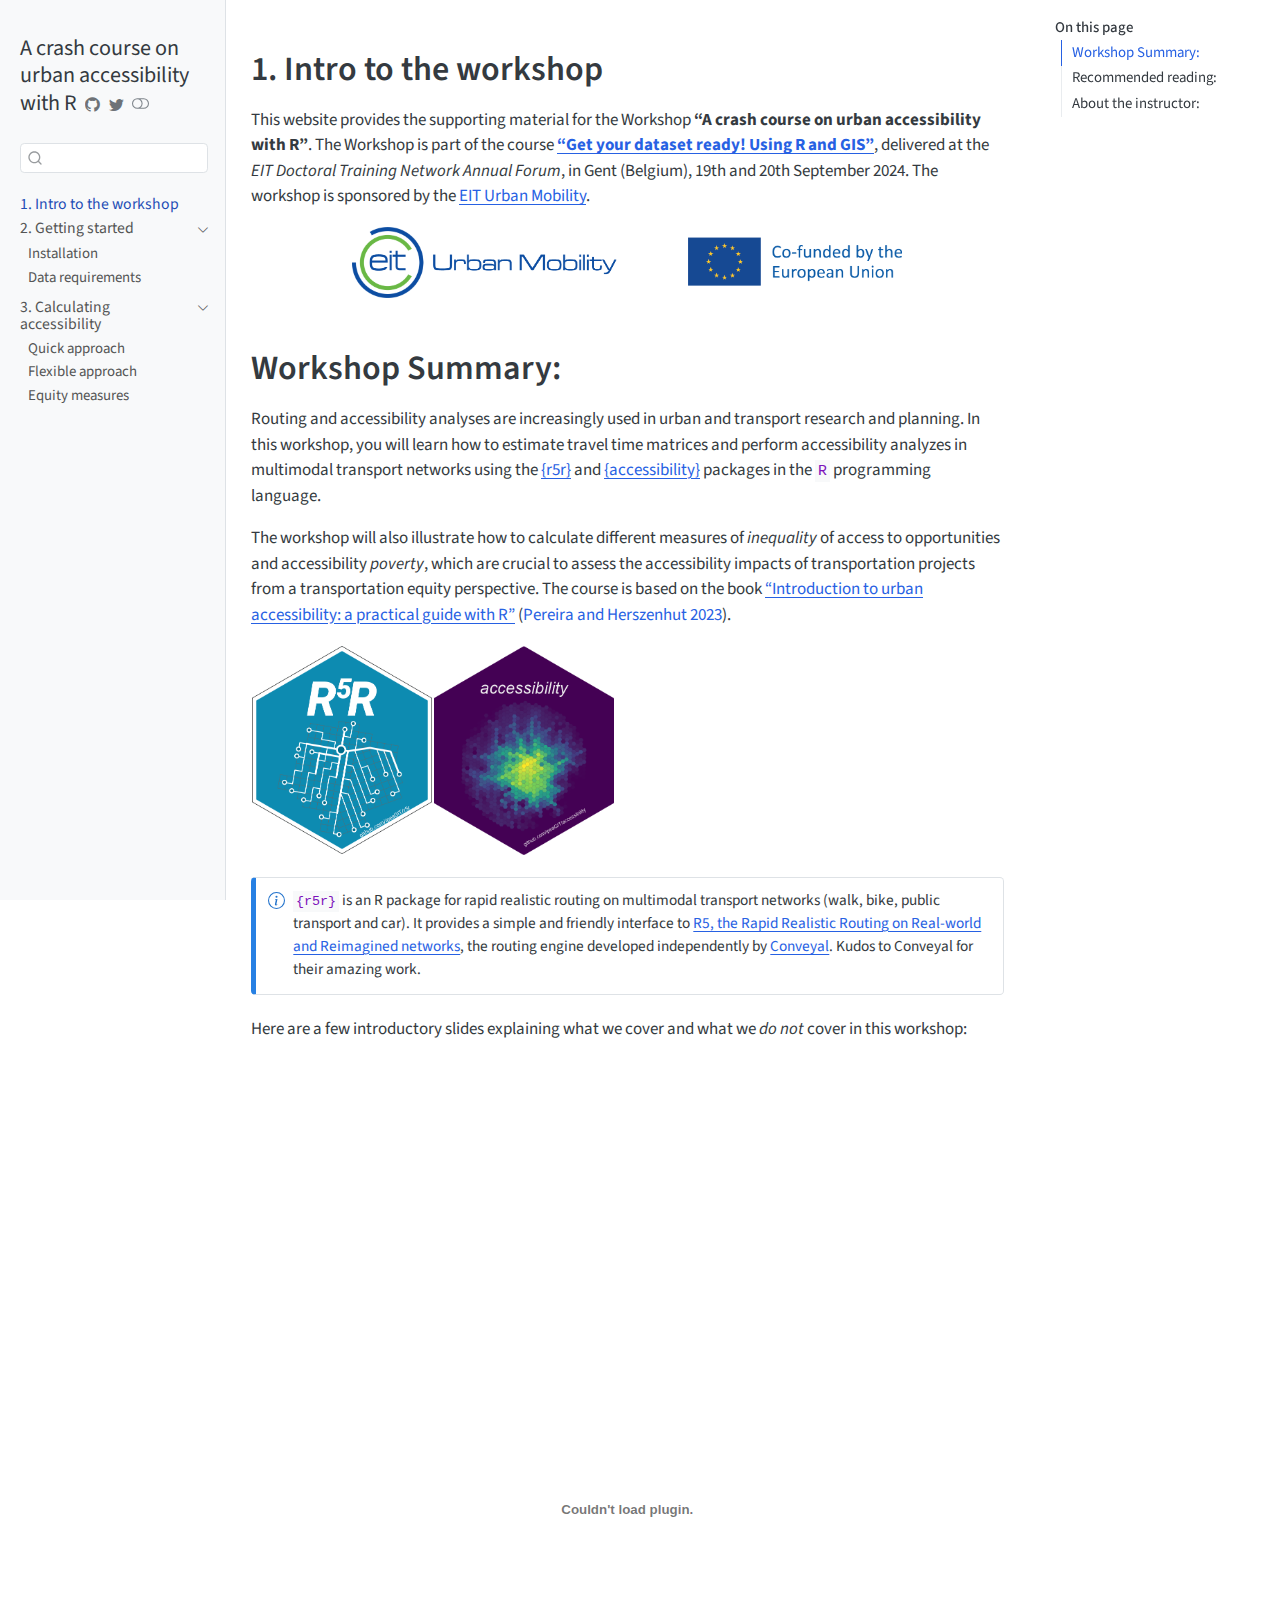
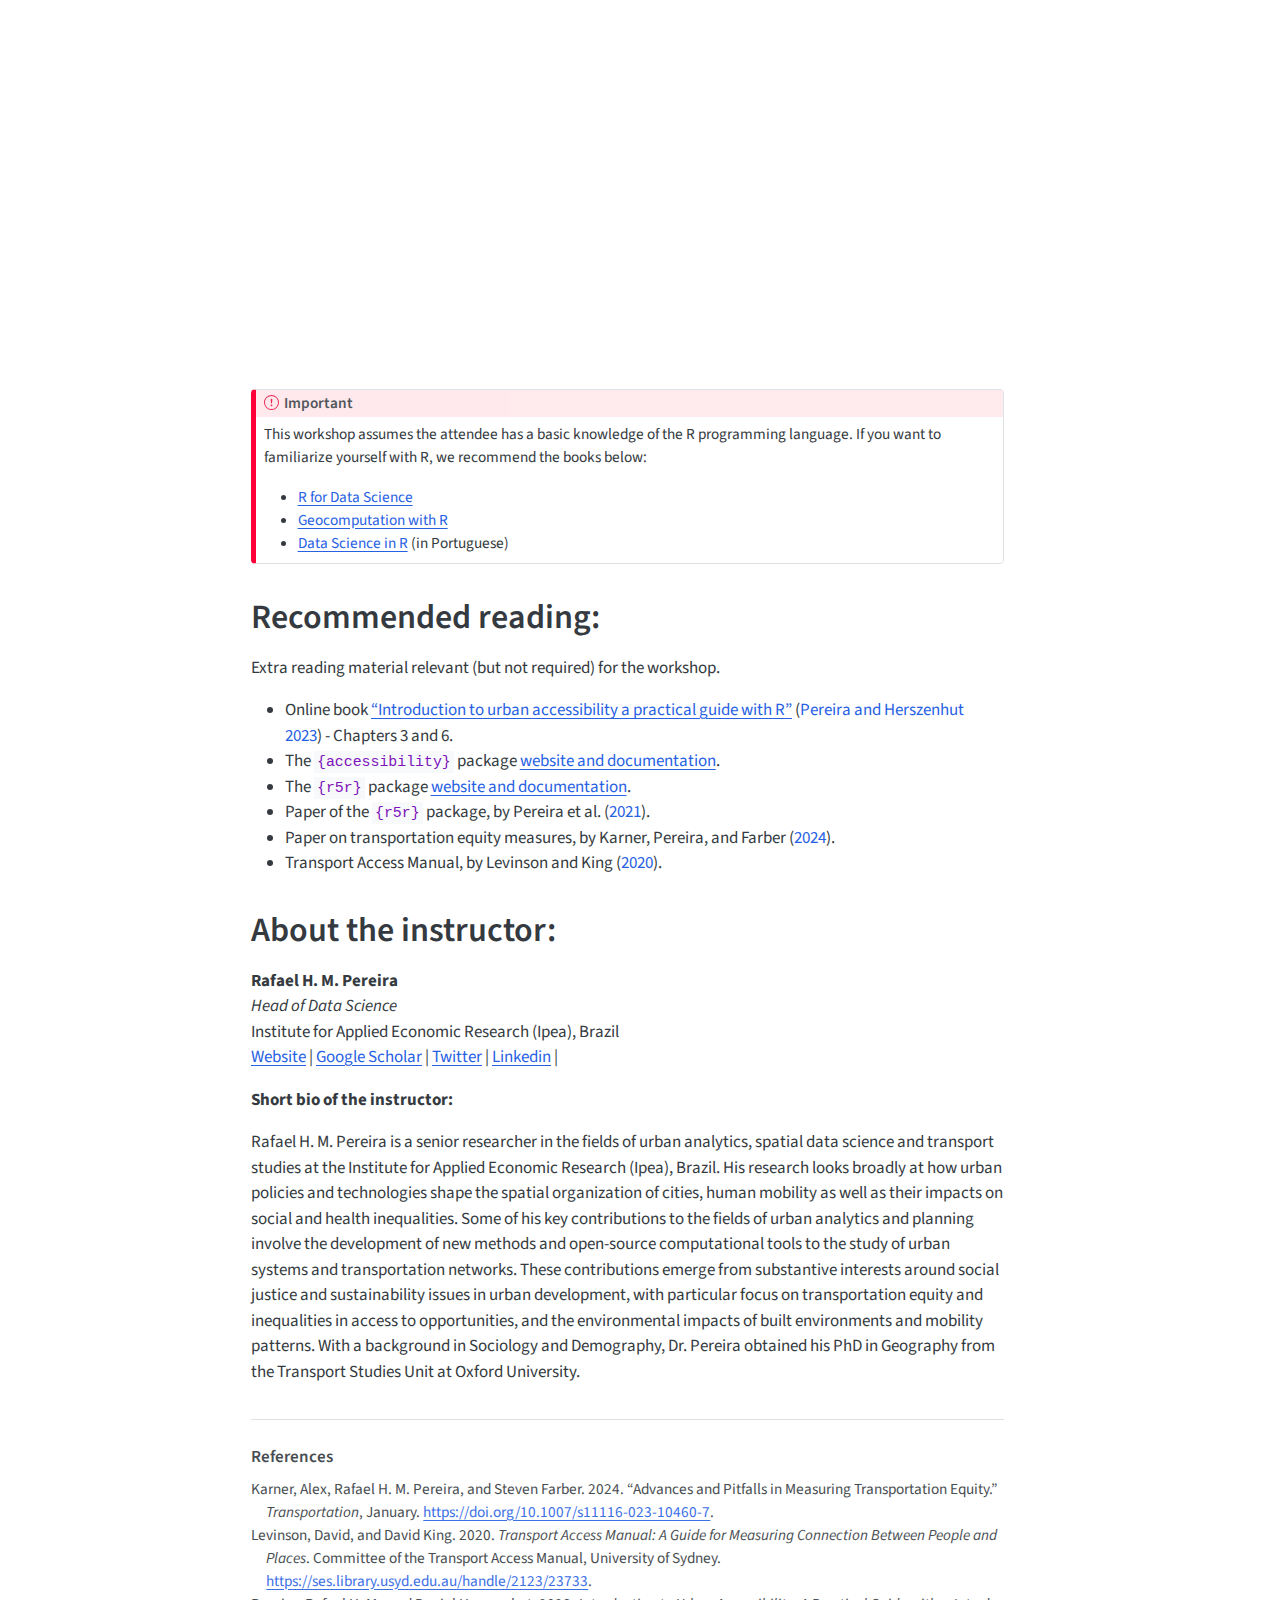
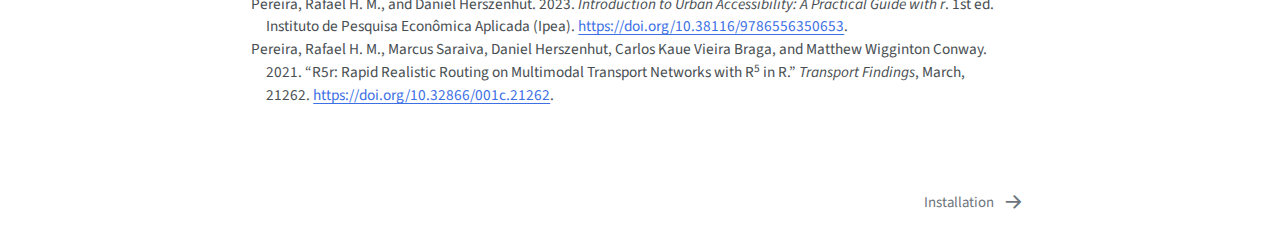
<file: docs/index.html>
<!DOCTYPE html>
<html xmlns="http://www.w3.org/1999/xhtml" lang="en" xml:lang="en"><head>

<meta charset="utf-8">
<meta name="generator" content="quarto-1.5.43">

<meta name="viewport" content="width=device-width, initial-scale=1.0, user-scalable=yes">


<title>A crash course on urban accessibility with R – 1. Intro to the workshop</title>
<style>
code{white-space: pre-wrap;}
span.smallcaps{font-variant: small-caps;}
div.columns{display: flex; gap: min(4vw, 1.5em);}
div.column{flex: auto; overflow-x: auto;}
div.hanging-indent{margin-left: 1.5em; text-indent: -1.5em;}
ul.task-list{list-style: none;}
ul.task-list li input[type="checkbox"] {
  width: 0.8em;
  margin: 0 0.8em 0.2em -1em; /* quarto-specific, see https://github.com/quarto-dev/quarto-cli/issues/4556 */ 
  vertical-align: middle;
}
/* CSS for citations */
div.csl-bib-body { }
div.csl-entry {
  clear: both;
  margin-bottom: 0em;
}
.hanging-indent div.csl-entry {
  margin-left:2em;
  text-indent:-2em;
}
div.csl-left-margin {
  min-width:2em;
  float:left;
}
div.csl-right-inline {
  margin-left:2em;
  padding-left:1em;
}
div.csl-indent {
  margin-left: 2em;
}</style>


<script src="site_libs/quarto-nav/quarto-nav.js"></script>
<script src="site_libs/quarto-nav/headroom.min.js"></script>
<script src="site_libs/clipboard/clipboard.min.js"></script>
<script src="site_libs/quarto-search/autocomplete.umd.js"></script>
<script src="site_libs/quarto-search/fuse.min.js"></script>
<script src="site_libs/quarto-search/quarto-search.js"></script>
<meta name="quarto:offset" content="./">
<link href="./2.1_installation.html" rel="next">
<link href=".//images/favicon.png" rel="icon" type="image/png">
<script src="site_libs/quarto-html/quarto.js"></script>
<script src="site_libs/quarto-html/popper.min.js"></script>
<script src="site_libs/quarto-html/tippy.umd.min.js"></script>
<link href="site_libs/quarto-html/tippy.css" rel="stylesheet">
<link href="site_libs/quarto-html/quarto-syntax-highlighting.css" rel="stylesheet" class="quarto-color-scheme" id="quarto-text-highlighting-styles">
<link href="site_libs/quarto-html/quarto-syntax-highlighting-dark.css" rel="prefetch" class="quarto-color-scheme quarto-color-alternate" id="quarto-text-highlighting-styles">
<script src="site_libs/bootstrap/bootstrap.min.js"></script>
<link href="site_libs/bootstrap/bootstrap-icons.css" rel="stylesheet">
<link href="site_libs/bootstrap/bootstrap.min.css" rel="stylesheet" class="quarto-color-scheme" id="quarto-bootstrap" data-mode="light">
<link href="site_libs/bootstrap/bootstrap-dark.min.css" rel="prefetch" class="quarto-color-scheme quarto-color-alternate" id="quarto-bootstrap" data-mode="dark">
<script id="quarto-search-options" type="application/json">{
  "location": "sidebar",
  "copy-button": false,
  "collapse-after": 3,
  "panel-placement": "start",
  "type": "textbox",
  "limit": 50,
  "keyboard-shortcut": [
    "f",
    "/",
    "s"
  ],
  "show-item-context": false,
  "language": {
    "search-no-results-text": "No results",
    "search-matching-documents-text": "matching documents",
    "search-copy-link-title": "Copy link to search",
    "search-hide-matches-text": "Hide additional matches",
    "search-more-match-text": "more match in this document",
    "search-more-matches-text": "more matches in this document",
    "search-clear-button-title": "Clear",
    "search-text-placeholder": "",
    "search-detached-cancel-button-title": "Cancel",
    "search-submit-button-title": "Submit",
    "search-label": "Search"
  }
}</script>


<link rel="stylesheet" href="styles.css">
</head>

<body class="nav-sidebar docked">

<div id="quarto-search-results"></div>
  <header id="quarto-header" class="headroom fixed-top">
  <nav class="quarto-secondary-nav">
    <div class="container-fluid d-flex">
      <button type="button" class="quarto-btn-toggle btn" data-bs-toggle="collapse" role="button" data-bs-target=".quarto-sidebar-collapse-item" aria-controls="quarto-sidebar" aria-expanded="false" aria-label="Toggle sidebar navigation" onclick="if (window.quartoToggleHeadroom) { window.quartoToggleHeadroom(); }">
        <i class="bi bi-layout-text-sidebar-reverse"></i>
      </button>
        <nav class="quarto-page-breadcrumbs" aria-label="breadcrumb"><ol class="breadcrumb"><li class="breadcrumb-item"><a href="./index.html">1. Intro to the workshop</a></li></ol></nav>
        <a class="flex-grow-1" role="navigation" data-bs-toggle="collapse" data-bs-target=".quarto-sidebar-collapse-item" aria-controls="quarto-sidebar" aria-expanded="false" aria-label="Toggle sidebar navigation" onclick="if (window.quartoToggleHeadroom) { window.quartoToggleHeadroom(); }">      
        </a>
      <button type="button" class="btn quarto-search-button" aria-label="Search" onclick="window.quartoOpenSearch();">
        <i class="bi bi-search"></i>
      </button>
    </div>
  </nav>
</header>
<!-- content -->
<div id="quarto-content" class="quarto-container page-columns page-rows-contents page-layout-article">
<!-- sidebar -->
  <nav id="quarto-sidebar" class="sidebar collapse collapse-horizontal quarto-sidebar-collapse-item sidebar-navigation docked overflow-auto">
    <div class="pt-lg-2 mt-2 text-left sidebar-header">
    <div class="sidebar-title mb-0 py-0">
      <a href="./">A crash course on urban accessibility with R</a> 
        <div class="sidebar-tools-main tools-wide">
    <a href="https://github.com/ipeaGIT/access_workshop_eit_2024" title="Github" class="quarto-navigation-tool px-1" aria-label="Github"><i class="bi bi-github"></i></a>
    <a href="https://x.com/UrbanDemog" title="twitter" class="quarto-navigation-tool px-1" aria-label="twitter"><i class="bi bi-twitter"></i></a>
  <a href="" class="quarto-color-scheme-toggle quarto-navigation-tool  px-1" onclick="window.quartoToggleColorScheme(); return false;" title="Toggle dark mode"><i class="bi"></i></a>
</div>
    </div>
      </div>
        <div class="mt-2 flex-shrink-0 align-items-center">
        <div class="sidebar-search">
        <div id="quarto-search" class="" title="Search"></div>
        </div>
        </div>
    <div class="sidebar-menu-container"> 
    <ul class="list-unstyled mt-1">
        <li class="sidebar-item">
  <div class="sidebar-item-container"> 
  <a href="./index.html" class="sidebar-item-text sidebar-link active">
 <span class="menu-text">1. Intro to the workshop</span></a>
  </div>
</li>
        <li class="sidebar-item sidebar-item-section">
      <div class="sidebar-item-container"> 
            <a class="sidebar-item-text sidebar-link text-start" data-bs-toggle="collapse" data-bs-target="#quarto-sidebar-section-1" role="navigation" aria-expanded="true">
 <span class="menu-text">2. Getting started</span></a>
          <a class="sidebar-item-toggle text-start" data-bs-toggle="collapse" data-bs-target="#quarto-sidebar-section-1" role="navigation" aria-expanded="true" aria-label="Toggle section">
            <i class="bi bi-chevron-right ms-2"></i>
          </a> 
      </div>
      <ul id="quarto-sidebar-section-1" class="collapse list-unstyled sidebar-section depth1 show">  
          <li class="sidebar-item">
  <div class="sidebar-item-container"> 
  <a href="./2.1_installation.html" class="sidebar-item-text sidebar-link">
 <span class="menu-text">Installation</span></a>
  </div>
</li>
          <li class="sidebar-item">
  <div class="sidebar-item-container"> 
  <a href="./2.2_data_requirements.html" class="sidebar-item-text sidebar-link">
 <span class="menu-text">Data requirements</span></a>
  </div>
</li>
      </ul>
  </li>
        <li class="sidebar-item sidebar-item-section">
      <div class="sidebar-item-container"> 
            <a class="sidebar-item-text sidebar-link text-start" data-bs-toggle="collapse" data-bs-target="#quarto-sidebar-section-2" role="navigation" aria-expanded="true">
 <span class="menu-text">3. Calculating accessibility</span></a>
          <a class="sidebar-item-toggle text-start" data-bs-toggle="collapse" data-bs-target="#quarto-sidebar-section-2" role="navigation" aria-expanded="true" aria-label="Toggle section">
            <i class="bi bi-chevron-right ms-2"></i>
          </a> 
      </div>
      <ul id="quarto-sidebar-section-2" class="collapse list-unstyled sidebar-section depth1 show">  
          <li class="sidebar-item">
  <div class="sidebar-item-container"> 
  <a href="./3.1_quick_approach.html" class="sidebar-item-text sidebar-link">
 <span class="menu-text">Quick approach</span></a>
  </div>
</li>
          <li class="sidebar-item">
  <div class="sidebar-item-container"> 
  <a href="./3.2_flexible_approach.html" class="sidebar-item-text sidebar-link">
 <span class="menu-text">Flexible approach</span></a>
  </div>
</li>
          <li class="sidebar-item">
  <div class="sidebar-item-container"> 
  <a href="./3.3_equity_measures.html" class="sidebar-item-text sidebar-link">
 <span class="menu-text">Equity measures</span></a>
  </div>
</li>
      </ul>
  </li>
    </ul>
    </div>
</nav>
<div id="quarto-sidebar-glass" class="quarto-sidebar-collapse-item" data-bs-toggle="collapse" data-bs-target=".quarto-sidebar-collapse-item"></div>
<!-- margin-sidebar -->
    <div id="quarto-margin-sidebar" class="sidebar margin-sidebar">
        <nav id="TOC" role="doc-toc" class="toc-active">
    <h2 id="toc-title">On this page</h2>
  <ul>
  <li><a href="#workshop-summary" id="toc-workshop-summary" class="nav-link active" data-scroll-target="#workshop-summary">Workshop Summary:</a></li>
  <li><a href="#recommended-reading" id="toc-recommended-reading" class="nav-link" data-scroll-target="#recommended-reading">Recommended reading:</a></li>
  <li><a href="#about-the-instructor" id="toc-about-the-instructor" class="nav-link" data-scroll-target="#about-the-instructor">About the instructor:</a></li>
  </ul>
</nav>
    </div>
<!-- main -->
<div class="quarto-about-solana column-body">
  <div class="about-entity">
    <div class="entity-contents">
      <header id="title-block-header" class="quarto-title-block default">
<div class="quarto-title">
<h1 class="title">1. Intro to the workshop</h1>
</div>
<div class="quarto-title-meta">
  </div>
</header> 
      <div class="about-contents"><main class="content" id="quarto-document-content">

<p>This website provides the supporting material for the Workshop <strong>“A crash course on urban accessibility with R”</strong>. The Workshop is part of the course <a href="https://u-shift.github.io/EITcourse/"><strong>“Get your dataset ready! Using R and GIS”</strong></a>, delivered at the <em>EIT Doctoral Training Network Annual Forum</em>, in Gent (Belgium), 19th and 20th September 2024. The workshop is sponsored by the <a href="https://www.eiturbanmobility.eu/">EIT Urban Mobility</a>.</p>
<!-- <img src="/images/EIT_logo-EU1-horizontal_1.png" width="600" align="center"> -->
<div class="quarto-figure quarto-figure-center">
<figure class="figure">
<p><img src="images/EIT_logo-EU1-horizontal_1.png" class="img-fluid quarto-figure quarto-figure-center figure-img" width="550"></p>
</figure>
</div>
<section id="workshop-summary" class="level1">
<h1>Workshop Summary:</h1>
<p>Routing and accessibility analyses are increasingly used in urban and transport research and planning. In this workshop, you will learn how to estimate travel time matrices and perform accessibility analyzes in multimodal transport networks using the <a href="https://ipeagit.github.io/r5r/">{r5r}</a> and <a href="https://ipeagit.github.io/accessibility/">{accessibility}</a> packages in the <code>R</code> programming language.</p>
<p>The workshop will also illustrate how to calculate different measures of <em>inequality</em> of access to opportunities and accessibility <em>poverty</em>, which are crucial to assess the accessibility impacts of transportation projects from a transportation equity perspective. The course is based on the book <a href="https://ipeagit.github.io/intro_access_book/">“Introduction to urban accessibility: a practical guide with R”</a> <span class="citation" data-cites="pereira2023introduction">(<a href="#ref-pereira2023introduction" role="doc-biblioref">Pereira and Herszenhut 2023</a>)</span>.</p>
<!-- package logos side by side  -->
<div style="text-align: center">
<table>
<tbody><tr>
<td>
<img src="./images/r5r_logo.png" width="180">
</td>
<td>
<img src="./images/accessibility_logo.png" width="180">
</td>
</tr>
</tbody></table>
</div>
<div class="callout callout-style-simple callout-note">
<div class="callout-body d-flex">
<div class="callout-icon-container">
<i class="callout-icon"></i>
</div>
<div class="callout-body-container">
<p><code>{r5r}</code> is an R package for rapid realistic routing on multimodal transport networks (walk, bike, public transport and car). It provides a simple and friendly interface to <a href="https://github.com/conveyal/r5">R5, the Rapid Realistic Routing on Real-world and Reimagined networks</a>, the routing engine developed independently by <a href="https://conveyal.com/">Conveyal</a>. Kudos to Conveyal for their amazing work.</p>
</div>
</div>
</div>
<p>Here are a few introductory slides explaining what we cover and what we <em>do not</em> cover in this workshop:</p>
<p>
<embed src="slides/1_intro.pdf" style="width:100.0%;height:100vh;">
</p>
<div class="callout callout-style-default callout-important callout-titled">
<div class="callout-header d-flex align-content-center">
<div class="callout-icon-container">
<i class="callout-icon"></i>
</div>
<div class="callout-title-container flex-fill">
Important
</div>
</div>
<div class="callout-body-container callout-body">
<p>This workshop assumes the attendee has a basic knowledge of the R programming language. If you want to familiarize yourself with R, we recommend the books below:</p>
<ul>
<li><a href="https://r4ds.had.co.nz/">R for Data Science</a></li>
<li><a href="https://geocompr.robinlovelace.net/">Geocomputation with R</a></li>
<li><a href="https://livro.curso-r.com/">Data Science in R</a> (in Portuguese)</li>
</ul>
</div>
</div>
</section>
<section id="recommended-reading" class="level1">
<h1>Recommended reading:</h1>
<p>Extra reading material relevant (but not required) for the workshop.</p>
<ul>
<li>Online book <a href="https://ipeagit.github.io/intro_access_book/">“Introduction to urban accessibility a practical guide with R”</a> <span class="citation" data-cites="pereira2023introduction">(<a href="#ref-pereira2023introduction" role="doc-biblioref">Pereira and Herszenhut 2023</a>)</span> - Chapters 3 and 6.</li>
<li>The <code>{accessibility}</code> package <a href="https://ipeagit.github.io/accessibility/">website and documentation</a>.</li>
<li>The <code>{r5r}</code> package <a href="https://ipeagit.github.io/r5r/">website and documentation</a>.</li>
<li>Paper of the <code>{r5r}</code> package, by <span class="citation" data-cites="pereira2021r5r">Pereira et al. (<a href="#ref-pereira2021r5r" role="doc-biblioref">2021</a>)</span>.</li>
<li>Paper on transportation equity measures, by <span class="citation" data-cites="karner2024advances">Karner, Pereira, and Farber (<a href="#ref-karner2024advances" role="doc-biblioref">2024</a>)</span>.</li>
<li>Transport Access Manual, by <span class="citation" data-cites="levinson2020transport">Levinson and King (<a href="#ref-levinson2020transport" role="doc-biblioref">2020</a>)</span>.</li>
</ul>
</section>
<section id="about-the-instructor" class="level1">
<h1>About the instructor:</h1>
<p><strong>Rafael H. M. Pereira</strong> <br> <em>Head of Data Science</em> <br> Institute for Applied Economic Research (Ipea), Brazil <br> <a href="https://www.urbandemographics.org/about/">Website</a> | <a href="https://scholar.google.com.br/citations?user=dbRivsEAAAAJ&amp;hl">Google Scholar</a> | <a href="https://x.com/UrbanDemog">Twitter</a> | <a href="https://www.linkedin.com/in/rafael-h-m-pereira/">Linkedin</a> |</p>
<p><strong>Short bio of the instructor:</strong></p>
<p>Rafael H. M. Pereira is a senior researcher in the fields of urban analytics, spatial data science and transport studies at the Institute for Applied Economic Research (Ipea), Brazil. His research looks broadly at how urban policies and technologies shape the spatial organization of cities, human mobility as well as their impacts on social and health inequalities. Some of his key contributions to the fields of urban analytics and planning involve the development of new methods and open-source computational tools to the study of urban systems and transportation networks. These contributions emerge from substantive interests around social justice and sustainability issues in urban development, with particular focus on transportation equity and inequalities in access to opportunities, and the environmental impacts of built environments and mobility patterns. With a background in Sociology and Demography, Dr.&nbsp;Pereira obtained his PhD in Geography from the Transport Studies Unit at Oxford University.</p>



</section>
<div id="quarto-appendix" class="default"><section class="quarto-appendix-contents" role="doc-bibliography" id="quarto-bibliography"><h2 class="anchored quarto-appendix-heading">References</h2><div id="refs" class="references csl-bib-body hanging-indent" data-entry-spacing="0" role="list">
<div id="ref-karner2024advances" class="csl-entry" role="listitem">
Karner, Alex, Rafael H. M. Pereira, and Steven Farber. 2024. <span>“Advances and Pitfalls in Measuring Transportation Equity.”</span> <em>Transportation</em>, January. <a href="https://doi.org/10.1007/s11116-023-10460-7">https://doi.org/10.1007/s11116-023-10460-7</a>.
</div>
<div id="ref-levinson2020transport" class="csl-entry" role="listitem">
Levinson, David, and David King. 2020. <em>Transport Access Manual: <span>A</span> Guide for Measuring Connection Between People and Places</em>. <span>Committee of the Transport Access Manual, University of Sydney</span>. <a href="https://ses.library.usyd.edu.au/handle/2123/23733">https://ses.library.usyd.edu.au/handle/2123/23733</a>.
</div>
<div id="ref-pereira2023introduction" class="csl-entry" role="listitem">
Pereira, Rafael H. M., and Daniel Herszenhut. 2023. <em>Introduction to Urban Accessibility: A Practical Guide with r</em>. 1st ed. Instituto de Pesquisa Econômica Aplicada (Ipea). <a href="https://doi.org/10.38116/9786556350653">https://doi.org/10.38116/9786556350653</a>.
</div>
<div id="ref-pereira2021r5r" class="csl-entry" role="listitem">
Pereira, Rafael H. M., Marcus Saraiva, Daniel Herszenhut, Carlos Kaue Vieira Braga, and Matthew Wigginton Conway. 2021. <span>“R5r: <span>Rapid Realistic Routing</span> on <span>Multimodal Transport Networks</span> with <span>R</span><span><sup>5</sup></span> in <span>R</span>.”</span> <em>Transport Findings</em>, March, 21262. <a href="https://doi.org/10.32866/001c.21262">https://doi.org/10.32866/001c.21262</a>.
</div>
</div></section></div></main></div>
    </div>
  </div>
</div>
 <!-- /main -->
<script id="quarto-html-after-body" type="application/javascript">
window.document.addEventListener("DOMContentLoaded", function (event) {
  const toggleBodyColorMode = (bsSheetEl) => {
    const mode = bsSheetEl.getAttribute("data-mode");
    const bodyEl = window.document.querySelector("body");
    if (mode === "dark") {
      bodyEl.classList.add("quarto-dark");
      bodyEl.classList.remove("quarto-light");
    } else {
      bodyEl.classList.add("quarto-light");
      bodyEl.classList.remove("quarto-dark");
    }
  }
  const toggleBodyColorPrimary = () => {
    const bsSheetEl = window.document.querySelector("link#quarto-bootstrap");
    if (bsSheetEl) {
      toggleBodyColorMode(bsSheetEl);
    }
  }
  toggleBodyColorPrimary();  
  const disableStylesheet = (stylesheets) => {
    for (let i=0; i < stylesheets.length; i++) {
      const stylesheet = stylesheets[i];
      stylesheet.rel = 'prefetch';
    }
  }
  const enableStylesheet = (stylesheets) => {
    for (let i=0; i < stylesheets.length; i++) {
      const stylesheet = stylesheets[i];
      stylesheet.rel = 'stylesheet';
    }
  }
  const manageTransitions = (selector, allowTransitions) => {
    const els = window.document.querySelectorAll(selector);
    for (let i=0; i < els.length; i++) {
      const el = els[i];
      if (allowTransitions) {
        el.classList.remove('notransition');
      } else {
        el.classList.add('notransition');
      }
    }
  }
  const toggleGiscusIfUsed = (isAlternate, darkModeDefault) => {
    const baseTheme = document.querySelector('#giscus-base-theme')?.value ?? 'light';
    const alternateTheme = document.querySelector('#giscus-alt-theme')?.value ?? 'dark';
    let newTheme = '';
    if(darkModeDefault) {
      newTheme = isAlternate ? baseTheme : alternateTheme;
    } else {
      newTheme = isAlternate ? alternateTheme : baseTheme;
    }
    const changeGiscusTheme = () => {
      // From: https://github.com/giscus/giscus/issues/336
      const sendMessage = (message) => {
        const iframe = document.querySelector('iframe.giscus-frame');
        if (!iframe) return;
        iframe.contentWindow.postMessage({ giscus: message }, 'https://giscus.app');
      }
      sendMessage({
        setConfig: {
          theme: newTheme
        }
      });
    }
    const isGiscussLoaded = window.document.querySelector('iframe.giscus-frame') !== null;
    if (isGiscussLoaded) {
      changeGiscusTheme();
    }
  }
  const toggleColorMode = (alternate) => {
    // Switch the stylesheets
    const alternateStylesheets = window.document.querySelectorAll('link.quarto-color-scheme.quarto-color-alternate');
    manageTransitions('#quarto-margin-sidebar .nav-link', false);
    if (alternate) {
      enableStylesheet(alternateStylesheets);
      for (const sheetNode of alternateStylesheets) {
        if (sheetNode.id === "quarto-bootstrap") {
          toggleBodyColorMode(sheetNode);
        }
      }
    } else {
      disableStylesheet(alternateStylesheets);
      toggleBodyColorPrimary();
    }
    manageTransitions('#quarto-margin-sidebar .nav-link', true);
    // Switch the toggles
    const toggles = window.document.querySelectorAll('.quarto-color-scheme-toggle');
    for (let i=0; i < toggles.length; i++) {
      const toggle = toggles[i];
      if (toggle) {
        if (alternate) {
          toggle.classList.add("alternate");     
        } else {
          toggle.classList.remove("alternate");
        }
      }
    }
    // Hack to workaround the fact that safari doesn't
    // properly recolor the scrollbar when toggling (#1455)
    if (navigator.userAgent.indexOf('Safari') > 0 && navigator.userAgent.indexOf('Chrome') == -1) {
      manageTransitions("body", false);
      window.scrollTo(0, 1);
      setTimeout(() => {
        window.scrollTo(0, 0);
        manageTransitions("body", true);
      }, 40);  
    }
  }
  const isFileUrl = () => { 
    return window.location.protocol === 'file:';
  }
  const hasAlternateSentinel = () => {  
    let styleSentinel = getColorSchemeSentinel();
    if (styleSentinel !== null) {
      return styleSentinel === "alternate";
    } else {
      return false;
    }
  }
  const setStyleSentinel = (alternate) => {
    const value = alternate ? "alternate" : "default";
    if (!isFileUrl()) {
      window.localStorage.setItem("quarto-color-scheme", value);
    } else {
      localAlternateSentinel = value;
    }
  }
  const getColorSchemeSentinel = () => {
    if (!isFileUrl()) {
      const storageValue = window.localStorage.getItem("quarto-color-scheme");
      return storageValue != null ? storageValue : localAlternateSentinel;
    } else {
      return localAlternateSentinel;
    }
  }
  const darkModeDefault = false;
  let localAlternateSentinel = darkModeDefault ? 'alternate' : 'default';
  // Dark / light mode switch
  window.quartoToggleColorScheme = () => {
    // Read the current dark / light value 
    let toAlternate = !hasAlternateSentinel();
    toggleColorMode(toAlternate);
    setStyleSentinel(toAlternate);
    toggleGiscusIfUsed(toAlternate, darkModeDefault);
  };
  // Ensure there is a toggle, if there isn't float one in the top right
  if (window.document.querySelector('.quarto-color-scheme-toggle') === null) {
    const a = window.document.createElement('a');
    a.classList.add('top-right');
    a.classList.add('quarto-color-scheme-toggle');
    a.href = "";
    a.onclick = function() { try { window.quartoToggleColorScheme(); } catch {} return false; };
    const i = window.document.createElement("i");
    i.classList.add('bi');
    a.appendChild(i);
    window.document.body.appendChild(a);
  }
  // Switch to dark mode if need be
  if (hasAlternateSentinel()) {
    toggleColorMode(true);
  } else {
    toggleColorMode(false);
  }
  const isCodeAnnotation = (el) => {
    for (const clz of el.classList) {
      if (clz.startsWith('code-annotation-')) {                     
        return true;
      }
    }
    return false;
  }
  const onCopySuccess = function(e) {
    // button target
    const button = e.trigger;
    // don't keep focus
    button.blur();
    // flash "checked"
    button.classList.add('code-copy-button-checked');
    var currentTitle = button.getAttribute("title");
    button.setAttribute("title", "Copied!");
    let tooltip;
    if (window.bootstrap) {
      button.setAttribute("data-bs-toggle", "tooltip");
      button.setAttribute("data-bs-placement", "left");
      button.setAttribute("data-bs-title", "Copied!");
      tooltip = new bootstrap.Tooltip(button, 
        { trigger: "manual", 
          customClass: "code-copy-button-tooltip",
          offset: [0, -8]});
      tooltip.show();    
    }
    setTimeout(function() {
      if (tooltip) {
        tooltip.hide();
        button.removeAttribute("data-bs-title");
        button.removeAttribute("data-bs-toggle");
        button.removeAttribute("data-bs-placement");
      }
      button.setAttribute("title", currentTitle);
      button.classList.remove('code-copy-button-checked');
    }, 1000);
    // clear code selection
    e.clearSelection();
  }
  const getTextToCopy = function(trigger) {
      const codeEl = trigger.previousElementSibling.cloneNode(true);
      for (const childEl of codeEl.children) {
        if (isCodeAnnotation(childEl)) {
          childEl.remove();
        }
      }
      return codeEl.innerText;
  }
  const clipboard = new window.ClipboardJS('.code-copy-button:not([data-in-quarto-modal])', {
    text: getTextToCopy
  });
  clipboard.on('success', onCopySuccess);
  if (window.document.getElementById('quarto-embedded-source-code-modal')) {
    // For code content inside modals, clipBoardJS needs to be initialized with a container option
    // TODO: Check when it could be a function (https://github.com/zenorocha/clipboard.js/issues/860)
    const clipboardModal = new window.ClipboardJS('.code-copy-button[data-in-quarto-modal]', {
      text: getTextToCopy,
      container: window.document.getElementById('quarto-embedded-source-code-modal')
    });
    clipboardModal.on('success', onCopySuccess);
  }
    var localhostRegex = new RegExp(/^(?:http|https):\/\/localhost\:?[0-9]*\//);
    var mailtoRegex = new RegExp(/^mailto:/);
      var filterRegex = new RegExp("https:\/\/ipeagit\.github\.io\/access_workshop_eit_2024\/");
    var isInternal = (href) => {
        return filterRegex.test(href) || localhostRegex.test(href) || mailtoRegex.test(href);
    }
    // Inspect non-navigation links and adorn them if external
 	var links = window.document.querySelectorAll('a[href]:not(.nav-link):not(.navbar-brand):not(.toc-action):not(.sidebar-link):not(.sidebar-item-toggle):not(.pagination-link):not(.no-external):not([aria-hidden]):not(.dropdown-item):not(.quarto-navigation-tool):not(.about-link)');
    for (var i=0; i<links.length; i++) {
      const link = links[i];
      if (!isInternal(link.href)) {
        // undo the damage that might have been done by quarto-nav.js in the case of
        // links that we want to consider external
        if (link.dataset.originalHref !== undefined) {
          link.href = link.dataset.originalHref;
        }
      }
    }
  function tippyHover(el, contentFn, onTriggerFn, onUntriggerFn) {
    const config = {
      allowHTML: true,
      maxWidth: 500,
      delay: 100,
      arrow: false,
      appendTo: function(el) {
          return el.parentElement;
      },
      interactive: true,
      interactiveBorder: 10,
      theme: 'quarto',
      placement: 'bottom-start',
    };
    if (contentFn) {
      config.content = contentFn;
    }
    if (onTriggerFn) {
      config.onTrigger = onTriggerFn;
    }
    if (onUntriggerFn) {
      config.onUntrigger = onUntriggerFn;
    }
    window.tippy(el, config); 
  }
  const noterefs = window.document.querySelectorAll('a[role="doc-noteref"]');
  for (var i=0; i<noterefs.length; i++) {
    const ref = noterefs[i];
    tippyHover(ref, function() {
      // use id or data attribute instead here
      let href = ref.getAttribute('data-footnote-href') || ref.getAttribute('href');
      try { href = new URL(href).hash; } catch {}
      const id = href.replace(/^#\/?/, "");
      const note = window.document.getElementById(id);
      if (note) {
        return note.innerHTML;
      } else {
        return "";
      }
    });
  }
  const xrefs = window.document.querySelectorAll('a.quarto-xref');
  const processXRef = (id, note) => {
    // Strip column container classes
    const stripColumnClz = (el) => {
      el.classList.remove("page-full", "page-columns");
      if (el.children) {
        for (const child of el.children) {
          stripColumnClz(child);
        }
      }
    }
    stripColumnClz(note)
    if (id === null || id.startsWith('sec-')) {
      // Special case sections, only their first couple elements
      const container = document.createElement("div");
      if (note.children && note.children.length > 2) {
        container.appendChild(note.children[0].cloneNode(true));
        for (let i = 1; i < note.children.length; i++) {
          const child = note.children[i];
          if (child.tagName === "P" && child.innerText === "") {
            continue;
          } else {
            container.appendChild(child.cloneNode(true));
            break;
          }
        }
        if (window.Quarto?.typesetMath) {
          window.Quarto.typesetMath(container);
        }
        return container.innerHTML
      } else {
        if (window.Quarto?.typesetMath) {
          window.Quarto.typesetMath(note);
        }
        return note.innerHTML;
      }
    } else {
      // Remove any anchor links if they are present
      const anchorLink = note.querySelector('a.anchorjs-link');
      if (anchorLink) {
        anchorLink.remove();
      }
      if (window.Quarto?.typesetMath) {
        window.Quarto.typesetMath(note);
      }
      // TODO in 1.5, we should make sure this works without a callout special case
      if (note.classList.contains("callout")) {
        return note.outerHTML;
      } else {
        return note.innerHTML;
      }
    }
  }
  for (var i=0; i<xrefs.length; i++) {
    const xref = xrefs[i];
    tippyHover(xref, undefined, function(instance) {
      instance.disable();
      let url = xref.getAttribute('href');
      let hash = undefined; 
      if (url.startsWith('#')) {
        hash = url;
      } else {
        try { hash = new URL(url).hash; } catch {}
      }
      if (hash) {
        const id = hash.replace(/^#\/?/, "");
        const note = window.document.getElementById(id);
        if (note !== null) {
          try {
            const html = processXRef(id, note.cloneNode(true));
            instance.setContent(html);
          } finally {
            instance.enable();
            instance.show();
          }
        } else {
          // See if we can fetch this
          fetch(url.split('#')[0])
          .then(res => res.text())
          .then(html => {
            const parser = new DOMParser();
            const htmlDoc = parser.parseFromString(html, "text/html");
            const note = htmlDoc.getElementById(id);
            if (note !== null) {
              const html = processXRef(id, note);
              instance.setContent(html);
            } 
          }).finally(() => {
            instance.enable();
            instance.show();
          });
        }
      } else {
        // See if we can fetch a full url (with no hash to target)
        // This is a special case and we should probably do some content thinning / targeting
        fetch(url)
        .then(res => res.text())
        .then(html => {
          const parser = new DOMParser();
          const htmlDoc = parser.parseFromString(html, "text/html");
          const note = htmlDoc.querySelector('main.content');
          if (note !== null) {
            // This should only happen for chapter cross references
            // (since there is no id in the URL)
            // remove the first header
            if (note.children.length > 0 && note.children[0].tagName === "HEADER") {
              note.children[0].remove();
            }
            const html = processXRef(null, note);
            instance.setContent(html);
          } 
        }).finally(() => {
          instance.enable();
          instance.show();
        });
      }
    }, function(instance) {
    });
  }
      let selectedAnnoteEl;
      const selectorForAnnotation = ( cell, annotation) => {
        let cellAttr = 'data-code-cell="' + cell + '"';
        let lineAttr = 'data-code-annotation="' +  annotation + '"';
        const selector = 'span[' + cellAttr + '][' + lineAttr + ']';
        return selector;
      }
      const selectCodeLines = (annoteEl) => {
        const doc = window.document;
        const targetCell = annoteEl.getAttribute("data-target-cell");
        const targetAnnotation = annoteEl.getAttribute("data-target-annotation");
        const annoteSpan = window.document.querySelector(selectorForAnnotation(targetCell, targetAnnotation));
        const lines = annoteSpan.getAttribute("data-code-lines").split(",");
        const lineIds = lines.map((line) => {
          return targetCell + "-" + line;
        })
        let top = null;
        let height = null;
        let parent = null;
        if (lineIds.length > 0) {
            //compute the position of the single el (top and bottom and make a div)
            const el = window.document.getElementById(lineIds[0]);
            top = el.offsetTop;
            height = el.offsetHeight;
            parent = el.parentElement.parentElement;
          if (lineIds.length > 1) {
            const lastEl = window.document.getElementById(lineIds[lineIds.length - 1]);
            const bottom = lastEl.offsetTop + lastEl.offsetHeight;
            height = bottom - top;
          }
          if (top !== null && height !== null && parent !== null) {
            // cook up a div (if necessary) and position it 
            let div = window.document.getElementById("code-annotation-line-highlight");
            if (div === null) {
              div = window.document.createElement("div");
              div.setAttribute("id", "code-annotation-line-highlight");
              div.style.position = 'absolute';
              parent.appendChild(div);
            }
            div.style.top = top - 2 + "px";
            div.style.height = height + 4 + "px";
            div.style.left = 0;
            let gutterDiv = window.document.getElementById("code-annotation-line-highlight-gutter");
            if (gutterDiv === null) {
              gutterDiv = window.document.createElement("div");
              gutterDiv.setAttribute("id", "code-annotation-line-highlight-gutter");
              gutterDiv.style.position = 'absolute';
              const codeCell = window.document.getElementById(targetCell);
              const gutter = codeCell.querySelector('.code-annotation-gutter');
              gutter.appendChild(gutterDiv);
            }
            gutterDiv.style.top = top - 2 + "px";
            gutterDiv.style.height = height + 4 + "px";
          }
          selectedAnnoteEl = annoteEl;
        }
      };
      const unselectCodeLines = () => {
        const elementsIds = ["code-annotation-line-highlight", "code-annotation-line-highlight-gutter"];
        elementsIds.forEach((elId) => {
          const div = window.document.getElementById(elId);
          if (div) {
            div.remove();
          }
        });
        selectedAnnoteEl = undefined;
      };
        // Handle positioning of the toggle
    window.addEventListener(
      "resize",
      throttle(() => {
        elRect = undefined;
        if (selectedAnnoteEl) {
          selectCodeLines(selectedAnnoteEl);
        }
      }, 10)
    );
    function throttle(fn, ms) {
    let throttle = false;
    let timer;
      return (...args) => {
        if(!throttle) { // first call gets through
            fn.apply(this, args);
            throttle = true;
        } else { // all the others get throttled
            if(timer) clearTimeout(timer); // cancel #2
            timer = setTimeout(() => {
              fn.apply(this, args);
              timer = throttle = false;
            }, ms);
        }
      };
    }
      // Attach click handler to the DT
      const annoteDls = window.document.querySelectorAll('dt[data-target-cell]');
      for (const annoteDlNode of annoteDls) {
        annoteDlNode.addEventListener('click', (event) => {
          const clickedEl = event.target;
          if (clickedEl !== selectedAnnoteEl) {
            unselectCodeLines();
            const activeEl = window.document.querySelector('dt[data-target-cell].code-annotation-active');
            if (activeEl) {
              activeEl.classList.remove('code-annotation-active');
            }
            selectCodeLines(clickedEl);
            clickedEl.classList.add('code-annotation-active');
          } else {
            // Unselect the line
            unselectCodeLines();
            clickedEl.classList.remove('code-annotation-active');
          }
        });
      }
  const findCites = (el) => {
    const parentEl = el.parentElement;
    if (parentEl) {
      const cites = parentEl.dataset.cites;
      if (cites) {
        return {
          el,
          cites: cites.split(' ')
        };
      } else {
        return findCites(el.parentElement)
      }
    } else {
      return undefined;
    }
  };
  var bibliorefs = window.document.querySelectorAll('a[role="doc-biblioref"]');
  for (var i=0; i<bibliorefs.length; i++) {
    const ref = bibliorefs[i];
    const citeInfo = findCites(ref);
    if (citeInfo) {
      tippyHover(citeInfo.el, function() {
        var popup = window.document.createElement('div');
        citeInfo.cites.forEach(function(cite) {
          var citeDiv = window.document.createElement('div');
          citeDiv.classList.add('hanging-indent');
          citeDiv.classList.add('csl-entry');
          var biblioDiv = window.document.getElementById('ref-' + cite);
          if (biblioDiv) {
            citeDiv.innerHTML = biblioDiv.innerHTML;
          }
          popup.appendChild(citeDiv);
        });
        return popup.innerHTML;
      });
    }
  }
});
</script>
<nav class="page-navigation">
  <div class="nav-page nav-page-previous">
  </div>
  <div class="nav-page nav-page-next">
      <a href="./2.1_installation.html" class="pagination-link" aria-label="Installation">
        <span class="nav-page-text">Installation</span> <i class="bi bi-arrow-right-short"></i>
      </a>
  </div>
</nav>
</div> <!-- /content -->




</body></html>
</file>
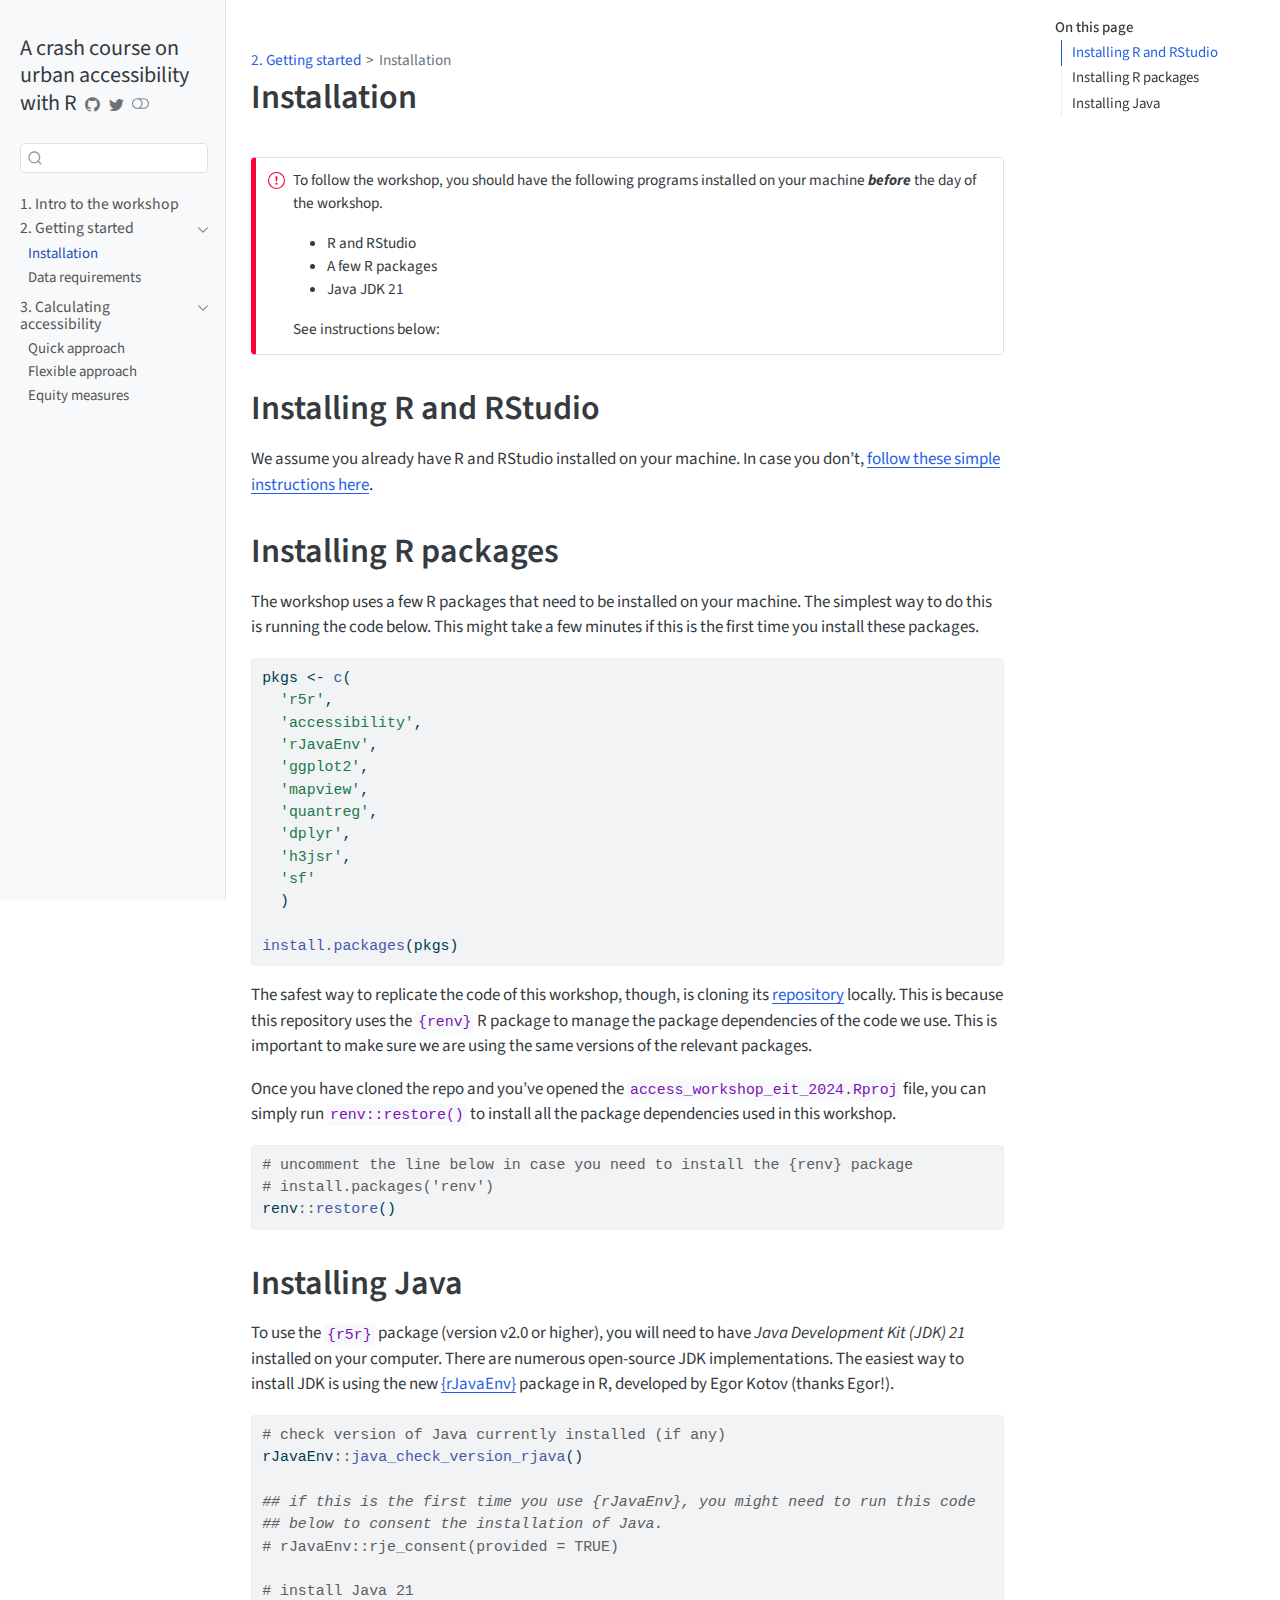
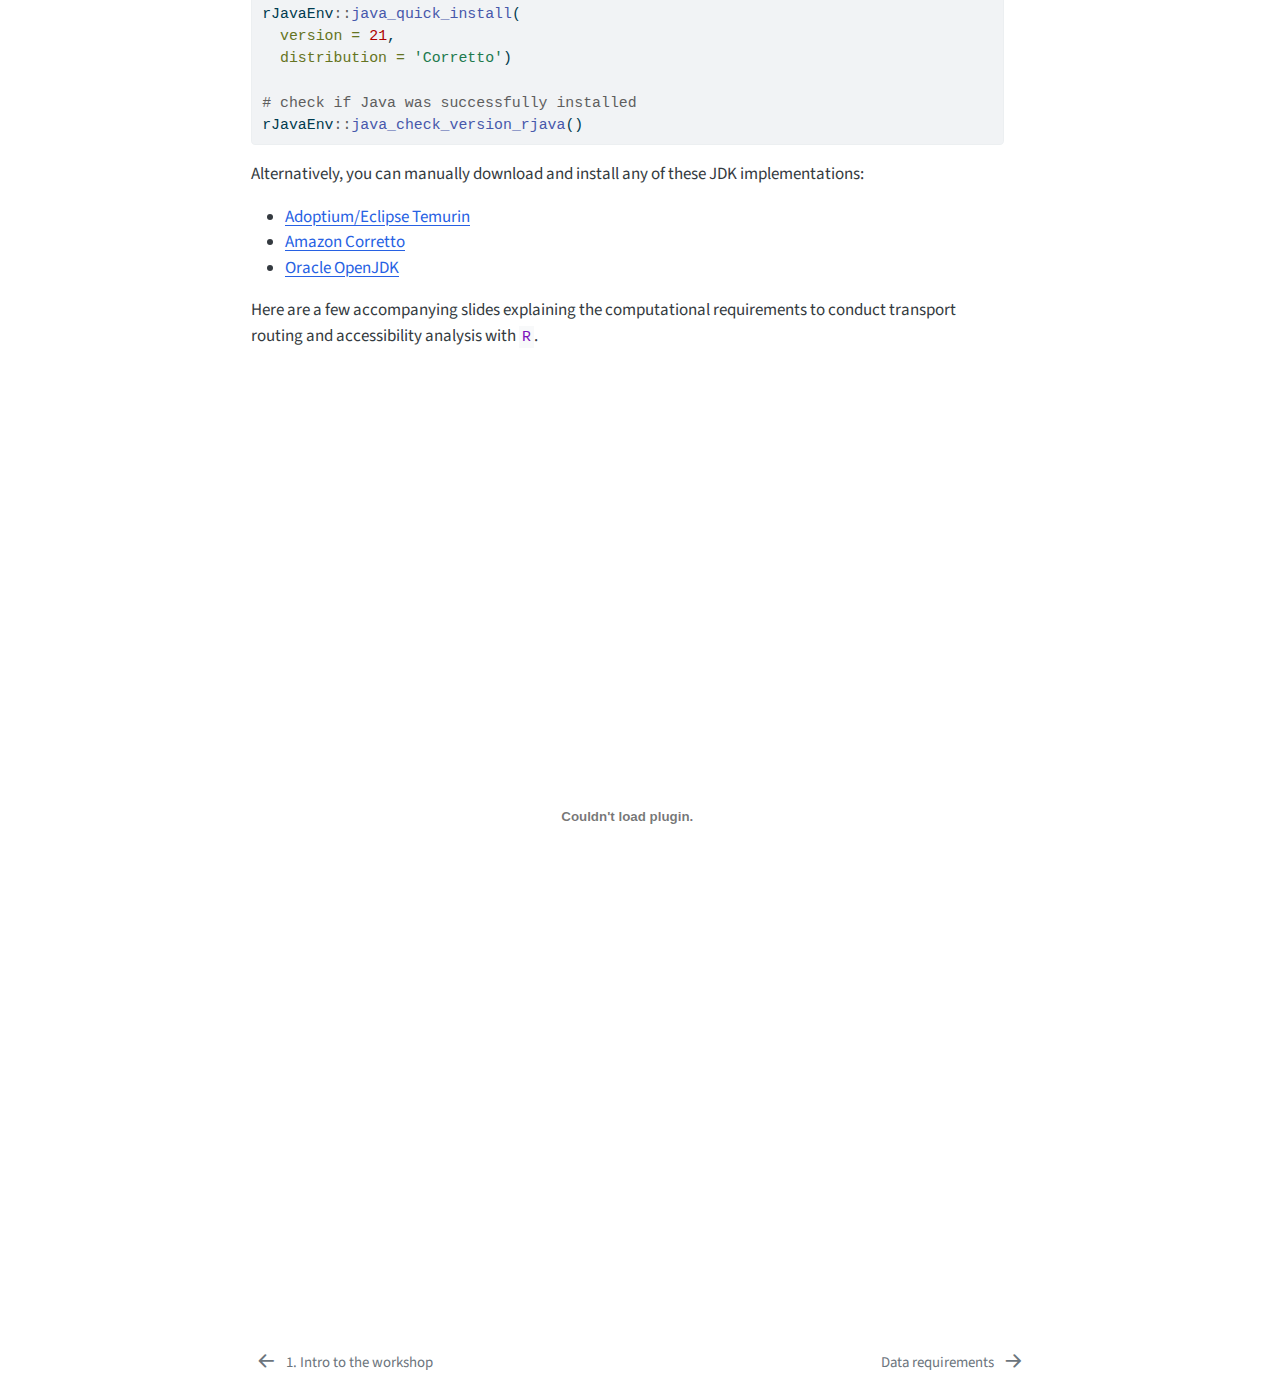
<file: docs/2.1_installation.html>
<!DOCTYPE html>
<html xmlns="http://www.w3.org/1999/xhtml" lang="en" xml:lang="en"><head>

<meta charset="utf-8">
<meta name="generator" content="quarto-1.5.43">

<meta name="viewport" content="width=device-width, initial-scale=1.0, user-scalable=yes">


<title>A crash course on urban accessibility with R – Installation</title>
<style>
code{white-space: pre-wrap;}
span.smallcaps{font-variant: small-caps;}
div.columns{display: flex; gap: min(4vw, 1.5em);}
div.column{flex: auto; overflow-x: auto;}
div.hanging-indent{margin-left: 1.5em; text-indent: -1.5em;}
ul.task-list{list-style: none;}
ul.task-list li input[type="checkbox"] {
  width: 0.8em;
  margin: 0 0.8em 0.2em -1em; /* quarto-specific, see https://github.com/quarto-dev/quarto-cli/issues/4556 */ 
  vertical-align: middle;
}
/* CSS for syntax highlighting */
pre > code.sourceCode { white-space: pre; position: relative; }
pre > code.sourceCode > span { line-height: 1.25; }
pre > code.sourceCode > span:empty { height: 1.2em; }
.sourceCode { overflow: visible; }
code.sourceCode > span { color: inherit; text-decoration: inherit; }
div.sourceCode { margin: 1em 0; }
pre.sourceCode { margin: 0; }
@media screen {
div.sourceCode { overflow: auto; }
}
@media print {
pre > code.sourceCode { white-space: pre-wrap; }
pre > code.sourceCode > span { display: inline-block; text-indent: -5em; padding-left: 5em; }
}
pre.numberSource code
  { counter-reset: source-line 0; }
pre.numberSource code > span
  { position: relative; left: -4em; counter-increment: source-line; }
pre.numberSource code > span > a:first-child::before
  { content: counter(source-line);
    position: relative; left: -1em; text-align: right; vertical-align: baseline;
    border: none; display: inline-block;
    -webkit-touch-callout: none; -webkit-user-select: none;
    -khtml-user-select: none; -moz-user-select: none;
    -ms-user-select: none; user-select: none;
    padding: 0 4px; width: 4em;
  }
pre.numberSource { margin-left: 3em;  padding-left: 4px; }
div.sourceCode
  {   }
@media screen {
pre > code.sourceCode > span > a:first-child::before { text-decoration: underline; }
}
</style>


<script src="site_libs/quarto-nav/quarto-nav.js"></script>
<script src="site_libs/quarto-nav/headroom.min.js"></script>
<script src="site_libs/clipboard/clipboard.min.js"></script>
<script src="site_libs/quarto-search/autocomplete.umd.js"></script>
<script src="site_libs/quarto-search/fuse.min.js"></script>
<script src="site_libs/quarto-search/quarto-search.js"></script>
<meta name="quarto:offset" content="./">
<link href="./2.2_data_requirements.html" rel="next">
<link href="./index.html" rel="prev">
<link href=".//images/favicon.png" rel="icon" type="image/png">
<script src="site_libs/quarto-html/quarto.js"></script>
<script src="site_libs/quarto-html/popper.min.js"></script>
<script src="site_libs/quarto-html/tippy.umd.min.js"></script>
<link href="site_libs/quarto-html/tippy.css" rel="stylesheet">
<link href="site_libs/quarto-html/quarto-syntax-highlighting.css" rel="stylesheet" class="quarto-color-scheme" id="quarto-text-highlighting-styles">
<link href="site_libs/quarto-html/quarto-syntax-highlighting-dark.css" rel="prefetch" class="quarto-color-scheme quarto-color-alternate" id="quarto-text-highlighting-styles">
<script src="site_libs/bootstrap/bootstrap.min.js"></script>
<link href="site_libs/bootstrap/bootstrap-icons.css" rel="stylesheet">
<link href="site_libs/bootstrap/bootstrap.min.css" rel="stylesheet" class="quarto-color-scheme" id="quarto-bootstrap" data-mode="light">
<link href="site_libs/bootstrap/bootstrap-dark.min.css" rel="prefetch" class="quarto-color-scheme quarto-color-alternate" id="quarto-bootstrap" data-mode="dark">
<script id="quarto-search-options" type="application/json">{
  "location": "sidebar",
  "copy-button": false,
  "collapse-after": 3,
  "panel-placement": "start",
  "type": "textbox",
  "limit": 50,
  "keyboard-shortcut": [
    "f",
    "/",
    "s"
  ],
  "show-item-context": false,
  "language": {
    "search-no-results-text": "No results",
    "search-matching-documents-text": "matching documents",
    "search-copy-link-title": "Copy link to search",
    "search-hide-matches-text": "Hide additional matches",
    "search-more-match-text": "more match in this document",
    "search-more-matches-text": "more matches in this document",
    "search-clear-button-title": "Clear",
    "search-text-placeholder": "",
    "search-detached-cancel-button-title": "Cancel",
    "search-submit-button-title": "Submit",
    "search-label": "Search"
  }
}</script>


<link rel="stylesheet" href="styles.css">
</head>

<body class="nav-sidebar docked">

<div id="quarto-search-results"></div>
  <header id="quarto-header" class="headroom fixed-top">
  <nav class="quarto-secondary-nav">
    <div class="container-fluid d-flex">
      <button type="button" class="quarto-btn-toggle btn" data-bs-toggle="collapse" role="button" data-bs-target=".quarto-sidebar-collapse-item" aria-controls="quarto-sidebar" aria-expanded="false" aria-label="Toggle sidebar navigation" onclick="if (window.quartoToggleHeadroom) { window.quartoToggleHeadroom(); }">
        <i class="bi bi-layout-text-sidebar-reverse"></i>
      </button>
        <nav class="quarto-page-breadcrumbs" aria-label="breadcrumb"><ol class="breadcrumb"><li class="breadcrumb-item"><a href="./2.1_installation.html">2. Getting started</a></li><li class="breadcrumb-item"><a href="./2.1_installation.html">Installation</a></li></ol></nav>
        <a class="flex-grow-1" role="navigation" data-bs-toggle="collapse" data-bs-target=".quarto-sidebar-collapse-item" aria-controls="quarto-sidebar" aria-expanded="false" aria-label="Toggle sidebar navigation" onclick="if (window.quartoToggleHeadroom) { window.quartoToggleHeadroom(); }">      
        </a>
      <button type="button" class="btn quarto-search-button" aria-label="Search" onclick="window.quartoOpenSearch();">
        <i class="bi bi-search"></i>
      </button>
    </div>
  </nav>
</header>
<!-- content -->
<div id="quarto-content" class="quarto-container page-columns page-rows-contents page-layout-article">
<!-- sidebar -->
  <nav id="quarto-sidebar" class="sidebar collapse collapse-horizontal quarto-sidebar-collapse-item sidebar-navigation docked overflow-auto">
    <div class="pt-lg-2 mt-2 text-left sidebar-header">
    <div class="sidebar-title mb-0 py-0">
      <a href="./">A crash course on urban accessibility with R</a> 
        <div class="sidebar-tools-main tools-wide">
    <a href="https://github.com/ipeaGIT/access_workshop_eit_2024" title="Github" class="quarto-navigation-tool px-1" aria-label="Github"><i class="bi bi-github"></i></a>
    <a href="https://x.com/UrbanDemog" title="twitter" class="quarto-navigation-tool px-1" aria-label="twitter"><i class="bi bi-twitter"></i></a>
  <a href="" class="quarto-color-scheme-toggle quarto-navigation-tool  px-1" onclick="window.quartoToggleColorScheme(); return false;" title="Toggle dark mode"><i class="bi"></i></a>
</div>
    </div>
      </div>
        <div class="mt-2 flex-shrink-0 align-items-center">
        <div class="sidebar-search">
        <div id="quarto-search" class="" title="Search"></div>
        </div>
        </div>
    <div class="sidebar-menu-container"> 
    <ul class="list-unstyled mt-1">
        <li class="sidebar-item">
  <div class="sidebar-item-container"> 
  <a href="./index.html" class="sidebar-item-text sidebar-link">
 <span class="menu-text">1. Intro to the workshop</span></a>
  </div>
</li>
        <li class="sidebar-item sidebar-item-section">
      <div class="sidebar-item-container"> 
            <a class="sidebar-item-text sidebar-link text-start" data-bs-toggle="collapse" data-bs-target="#quarto-sidebar-section-1" role="navigation" aria-expanded="true">
 <span class="menu-text">2. Getting started</span></a>
          <a class="sidebar-item-toggle text-start" data-bs-toggle="collapse" data-bs-target="#quarto-sidebar-section-1" role="navigation" aria-expanded="true" aria-label="Toggle section">
            <i class="bi bi-chevron-right ms-2"></i>
          </a> 
      </div>
      <ul id="quarto-sidebar-section-1" class="collapse list-unstyled sidebar-section depth1 show">  
          <li class="sidebar-item">
  <div class="sidebar-item-container"> 
  <a href="./2.1_installation.html" class="sidebar-item-text sidebar-link active">
 <span class="menu-text">Installation</span></a>
  </div>
</li>
          <li class="sidebar-item">
  <div class="sidebar-item-container"> 
  <a href="./2.2_data_requirements.html" class="sidebar-item-text sidebar-link">
 <span class="menu-text">Data requirements</span></a>
  </div>
</li>
      </ul>
  </li>
        <li class="sidebar-item sidebar-item-section">
      <div class="sidebar-item-container"> 
            <a class="sidebar-item-text sidebar-link text-start" data-bs-toggle="collapse" data-bs-target="#quarto-sidebar-section-2" role="navigation" aria-expanded="true">
 <span class="menu-text">3. Calculating accessibility</span></a>
          <a class="sidebar-item-toggle text-start" data-bs-toggle="collapse" data-bs-target="#quarto-sidebar-section-2" role="navigation" aria-expanded="true" aria-label="Toggle section">
            <i class="bi bi-chevron-right ms-2"></i>
          </a> 
      </div>
      <ul id="quarto-sidebar-section-2" class="collapse list-unstyled sidebar-section depth1 show">  
          <li class="sidebar-item">
  <div class="sidebar-item-container"> 
  <a href="./3.1_quick_approach.html" class="sidebar-item-text sidebar-link">
 <span class="menu-text">Quick approach</span></a>
  </div>
</li>
          <li class="sidebar-item">
  <div class="sidebar-item-container"> 
  <a href="./3.2_flexible_approach.html" class="sidebar-item-text sidebar-link">
 <span class="menu-text">Flexible approach</span></a>
  </div>
</li>
          <li class="sidebar-item">
  <div class="sidebar-item-container"> 
  <a href="./3.3_equity_measures.html" class="sidebar-item-text sidebar-link">
 <span class="menu-text">Equity measures</span></a>
  </div>
</li>
      </ul>
  </li>
    </ul>
    </div>
</nav>
<div id="quarto-sidebar-glass" class="quarto-sidebar-collapse-item" data-bs-toggle="collapse" data-bs-target=".quarto-sidebar-collapse-item"></div>
<!-- margin-sidebar -->
    <div id="quarto-margin-sidebar" class="sidebar margin-sidebar">
        <nav id="TOC" role="doc-toc" class="toc-active">
    <h2 id="toc-title">On this page</h2>
  <ul>
  <li><a href="#installing-r-and-rstudio" id="toc-installing-r-and-rstudio" class="nav-link active" data-scroll-target="#installing-r-and-rstudio">Installing R and RStudio</a></li>
  <li><a href="#installing-r-packages" id="toc-installing-r-packages" class="nav-link" data-scroll-target="#installing-r-packages">Installing R packages</a></li>
  <li><a href="#installing-java" id="toc-installing-java" class="nav-link" data-scroll-target="#installing-java">Installing Java</a></li>
  </ul>
</nav>
    </div>
<!-- main -->
<div class="quarto-about-solana column-body">
  <div class="about-entity">
    <div class="entity-contents">
      <header id="title-block-header" class="quarto-title-block default"><nav class="quarto-page-breadcrumbs quarto-title-breadcrumbs d-none d-lg-block" aria-label="breadcrumb"><ol class="breadcrumb"><li class="breadcrumb-item"><a href="./2.1_installation.html">2. Getting started</a></li><li class="breadcrumb-item"><a href="./2.1_installation.html">Installation</a></li></ol></nav>
<div class="quarto-title">
<h1 class="title">Installation</h1>
</div>
<div class="quarto-title-meta">
  </div>
</header> 
      <div class="about-contents"><main class="content" id="quarto-document-content">

<div class="callout callout-style-simple callout-important">
<div class="callout-body d-flex">
<div class="callout-icon-container">
<i class="callout-icon"></i>
</div>
<div class="callout-body-container">
<p>To follow the workshop, you should have the following programs installed on your machine <strong><em>before</em></strong> the day of the workshop.</p>
<ul>
<li>R and RStudio</li>
<li>A few R packages</li>
<li>Java JDK 21</li>
</ul>
<p>See instructions below:</p>
</div>
</div>
</div>
<section id="installing-r-and-rstudio" class="level1">
<h1>Installing R and RStudio</h1>
<p>We assume you already have R and RStudio installed on your machine. In case you don’t, <a href="https://posit.co/download/rstudio-desktop/#download">follow these simple instructions here</a>.</p>
</section>
<section id="installing-r-packages" class="level1">
<h1>Installing R packages</h1>
<p>The workshop uses a few R packages that need to be installed on your machine. The simplest way to do this is running the code below. This might take a few minutes if this is the first time you install these packages.</p>
<div class="cell">
<div class="sourceCode cell-code" id="cb1"><pre class="sourceCode r code-with-copy"><code class="sourceCode r"><span id="cb1-1"><a href="#cb1-1" aria-hidden="true" tabindex="-1"></a>pkgs <span class="ot">&lt;-</span> <span class="fu">c</span>(</span>
<span id="cb1-2"><a href="#cb1-2" aria-hidden="true" tabindex="-1"></a>  <span class="st">'r5r'</span>,</span>
<span id="cb1-3"><a href="#cb1-3" aria-hidden="true" tabindex="-1"></a>  <span class="st">'accessibility'</span>,</span>
<span id="cb1-4"><a href="#cb1-4" aria-hidden="true" tabindex="-1"></a>  <span class="st">'rJavaEnv'</span>,</span>
<span id="cb1-5"><a href="#cb1-5" aria-hidden="true" tabindex="-1"></a>  <span class="st">'ggplot2'</span>,</span>
<span id="cb1-6"><a href="#cb1-6" aria-hidden="true" tabindex="-1"></a>  <span class="st">'mapview'</span>,</span>
<span id="cb1-7"><a href="#cb1-7" aria-hidden="true" tabindex="-1"></a>  <span class="st">'quantreg'</span>,</span>
<span id="cb1-8"><a href="#cb1-8" aria-hidden="true" tabindex="-1"></a>  <span class="st">'dplyr'</span>,</span>
<span id="cb1-9"><a href="#cb1-9" aria-hidden="true" tabindex="-1"></a>  <span class="st">'h3jsr'</span>,</span>
<span id="cb1-10"><a href="#cb1-10" aria-hidden="true" tabindex="-1"></a>  <span class="st">'sf'</span></span>
<span id="cb1-11"><a href="#cb1-11" aria-hidden="true" tabindex="-1"></a>  )</span>
<span id="cb1-12"><a href="#cb1-12" aria-hidden="true" tabindex="-1"></a></span>
<span id="cb1-13"><a href="#cb1-13" aria-hidden="true" tabindex="-1"></a><span class="fu">install.packages</span>(pkgs)</span></code><button title="Copy to Clipboard" class="code-copy-button"><i class="bi"></i></button></pre></div>
</div>
<p>The safest way to replicate the code of this workshop, though, is cloning its <a href="https://github.com/ipeaGIT/access_workshop_eit_2024">repository</a> locally. This is because this repository uses the <code>{renv}</code> R package to manage the package dependencies of the code we use. This is important to make sure we are using the same versions of the relevant packages.</p>
<p>Once you have cloned the repo and you’ve opened the <code>access_workshop_eit_2024.Rproj</code> file, you can simply run <code>renv::restore()</code> to install all the package dependencies used in this workshop.</p>
<div class="cell">
<div class="sourceCode cell-code" id="cb2"><pre class="sourceCode r code-with-copy"><code class="sourceCode r"><span id="cb2-1"><a href="#cb2-1" aria-hidden="true" tabindex="-1"></a><span class="co"># uncomment the line below in case you need to install the {renv} package</span></span>
<span id="cb2-2"><a href="#cb2-2" aria-hidden="true" tabindex="-1"></a><span class="co"># install.packages('renv')</span></span>
<span id="cb2-3"><a href="#cb2-3" aria-hidden="true" tabindex="-1"></a>renv<span class="sc">::</span><span class="fu">restore</span>()</span></code><button title="Copy to Clipboard" class="code-copy-button"><i class="bi"></i></button></pre></div>
</div>
</section>
<section id="installing-java" class="level1">
<h1>Installing Java</h1>
<p>To use the <code>{r5r}</code> package (version v2.0 or higher), you will need to have <em>Java Development Kit (JDK) 21</em> installed on your computer. There are numerous open-source JDK implementations. The easiest way to install JDK is using the new <a href="https://www.ekotov.pro/rJavaEnv/">{rJavaEnv}</a> package in R, developed by Egor Kotov (thanks Egor!).</p>
<div class="cell">
<div class="sourceCode cell-code" id="cb3"><pre class="sourceCode r code-with-copy"><code class="sourceCode r"><span id="cb3-1"><a href="#cb3-1" aria-hidden="true" tabindex="-1"></a><span class="co"># check version of Java currently installed (if any) </span></span>
<span id="cb3-2"><a href="#cb3-2" aria-hidden="true" tabindex="-1"></a>rJavaEnv<span class="sc">::</span><span class="fu">java_check_version_rjava</span>()</span>
<span id="cb3-3"><a href="#cb3-3" aria-hidden="true" tabindex="-1"></a></span>
<span id="cb3-4"><a href="#cb3-4" aria-hidden="true" tabindex="-1"></a><span class="do">## if this is the first time you use {rJavaEnv}, you might need to run this code</span></span>
<span id="cb3-5"><a href="#cb3-5" aria-hidden="true" tabindex="-1"></a><span class="do">## below to consent the installation of Java.</span></span>
<span id="cb3-6"><a href="#cb3-6" aria-hidden="true" tabindex="-1"></a><span class="co"># rJavaEnv::rje_consent(provided = TRUE)</span></span>
<span id="cb3-7"><a href="#cb3-7" aria-hidden="true" tabindex="-1"></a></span>
<span id="cb3-8"><a href="#cb3-8" aria-hidden="true" tabindex="-1"></a><span class="co"># install Java 21</span></span>
<span id="cb3-9"><a href="#cb3-9" aria-hidden="true" tabindex="-1"></a>rJavaEnv<span class="sc">::</span><span class="fu">java_quick_install</span>(</span>
<span id="cb3-10"><a href="#cb3-10" aria-hidden="true" tabindex="-1"></a>  <span class="at">version =</span> <span class="dv">21</span>,</span>
<span id="cb3-11"><a href="#cb3-11" aria-hidden="true" tabindex="-1"></a>  <span class="at">distribution =</span> <span class="st">'Corretto'</span>)</span>
<span id="cb3-12"><a href="#cb3-12" aria-hidden="true" tabindex="-1"></a></span>
<span id="cb3-13"><a href="#cb3-13" aria-hidden="true" tabindex="-1"></a><span class="co"># check if Java was successfully installed</span></span>
<span id="cb3-14"><a href="#cb3-14" aria-hidden="true" tabindex="-1"></a>rJavaEnv<span class="sc">::</span><span class="fu">java_check_version_rjava</span>()</span></code><button title="Copy to Clipboard" class="code-copy-button"><i class="bi"></i></button></pre></div>
</div>
<p>Alternatively, you can manually download and install any of these JDK implementations:</p>
<ul>
<li><a href="https://adoptium.net/">Adoptium/Eclipse Temurin</a></li>
<li><a href="https://aws.amazon.com/corretto/">Amazon Corretto</a></li>
<li><a href="https://jdk.java.net/21/">Oracle OpenJDK</a></li>
</ul>
<p>Here are a few accompanying slides explaining the computational requirements to conduct transport routing and accessibility analysis with <code>R</code>.</p>
<p>
<embed src="slides/2.1_computational_requirements.pdf" style="width:100.0%;height:100vh;">
</p>


</section>
</main></div>
    </div>
  </div>
</div>
 <!-- /main -->
<script id="quarto-html-after-body" type="application/javascript">
window.document.addEventListener("DOMContentLoaded", function (event) {
  const toggleBodyColorMode = (bsSheetEl) => {
    const mode = bsSheetEl.getAttribute("data-mode");
    const bodyEl = window.document.querySelector("body");
    if (mode === "dark") {
      bodyEl.classList.add("quarto-dark");
      bodyEl.classList.remove("quarto-light");
    } else {
      bodyEl.classList.add("quarto-light");
      bodyEl.classList.remove("quarto-dark");
    }
  }
  const toggleBodyColorPrimary = () => {
    const bsSheetEl = window.document.querySelector("link#quarto-bootstrap");
    if (bsSheetEl) {
      toggleBodyColorMode(bsSheetEl);
    }
  }
  toggleBodyColorPrimary();  
  const disableStylesheet = (stylesheets) => {
    for (let i=0; i < stylesheets.length; i++) {
      const stylesheet = stylesheets[i];
      stylesheet.rel = 'prefetch';
    }
  }
  const enableStylesheet = (stylesheets) => {
    for (let i=0; i < stylesheets.length; i++) {
      const stylesheet = stylesheets[i];
      stylesheet.rel = 'stylesheet';
    }
  }
  const manageTransitions = (selector, allowTransitions) => {
    const els = window.document.querySelectorAll(selector);
    for (let i=0; i < els.length; i++) {
      const el = els[i];
      if (allowTransitions) {
        el.classList.remove('notransition');
      } else {
        el.classList.add('notransition');
      }
    }
  }
  const toggleGiscusIfUsed = (isAlternate, darkModeDefault) => {
    const baseTheme = document.querySelector('#giscus-base-theme')?.value ?? 'light';
    const alternateTheme = document.querySelector('#giscus-alt-theme')?.value ?? 'dark';
    let newTheme = '';
    if(darkModeDefault) {
      newTheme = isAlternate ? baseTheme : alternateTheme;
    } else {
      newTheme = isAlternate ? alternateTheme : baseTheme;
    }
    const changeGiscusTheme = () => {
      // From: https://github.com/giscus/giscus/issues/336
      const sendMessage = (message) => {
        const iframe = document.querySelector('iframe.giscus-frame');
        if (!iframe) return;
        iframe.contentWindow.postMessage({ giscus: message }, 'https://giscus.app');
      }
      sendMessage({
        setConfig: {
          theme: newTheme
        }
      });
    }
    const isGiscussLoaded = window.document.querySelector('iframe.giscus-frame') !== null;
    if (isGiscussLoaded) {
      changeGiscusTheme();
    }
  }
  const toggleColorMode = (alternate) => {
    // Switch the stylesheets
    const alternateStylesheets = window.document.querySelectorAll('link.quarto-color-scheme.quarto-color-alternate');
    manageTransitions('#quarto-margin-sidebar .nav-link', false);
    if (alternate) {
      enableStylesheet(alternateStylesheets);
      for (const sheetNode of alternateStylesheets) {
        if (sheetNode.id === "quarto-bootstrap") {
          toggleBodyColorMode(sheetNode);
        }
      }
    } else {
      disableStylesheet(alternateStylesheets);
      toggleBodyColorPrimary();
    }
    manageTransitions('#quarto-margin-sidebar .nav-link', true);
    // Switch the toggles
    const toggles = window.document.querySelectorAll('.quarto-color-scheme-toggle');
    for (let i=0; i < toggles.length; i++) {
      const toggle = toggles[i];
      if (toggle) {
        if (alternate) {
          toggle.classList.add("alternate");     
        } else {
          toggle.classList.remove("alternate");
        }
      }
    }
    // Hack to workaround the fact that safari doesn't
    // properly recolor the scrollbar when toggling (#1455)
    if (navigator.userAgent.indexOf('Safari') > 0 && navigator.userAgent.indexOf('Chrome') == -1) {
      manageTransitions("body", false);
      window.scrollTo(0, 1);
      setTimeout(() => {
        window.scrollTo(0, 0);
        manageTransitions("body", true);
      }, 40);  
    }
  }
  const isFileUrl = () => { 
    return window.location.protocol === 'file:';
  }
  const hasAlternateSentinel = () => {  
    let styleSentinel = getColorSchemeSentinel();
    if (styleSentinel !== null) {
      return styleSentinel === "alternate";
    } else {
      return false;
    }
  }
  const setStyleSentinel = (alternate) => {
    const value = alternate ? "alternate" : "default";
    if (!isFileUrl()) {
      window.localStorage.setItem("quarto-color-scheme", value);
    } else {
      localAlternateSentinel = value;
    }
  }
  const getColorSchemeSentinel = () => {
    if (!isFileUrl()) {
      const storageValue = window.localStorage.getItem("quarto-color-scheme");
      return storageValue != null ? storageValue : localAlternateSentinel;
    } else {
      return localAlternateSentinel;
    }
  }
  const darkModeDefault = false;
  let localAlternateSentinel = darkModeDefault ? 'alternate' : 'default';
  // Dark / light mode switch
  window.quartoToggleColorScheme = () => {
    // Read the current dark / light value 
    let toAlternate = !hasAlternateSentinel();
    toggleColorMode(toAlternate);
    setStyleSentinel(toAlternate);
    toggleGiscusIfUsed(toAlternate, darkModeDefault);
  };
  // Ensure there is a toggle, if there isn't float one in the top right
  if (window.document.querySelector('.quarto-color-scheme-toggle') === null) {
    const a = window.document.createElement('a');
    a.classList.add('top-right');
    a.classList.add('quarto-color-scheme-toggle');
    a.href = "";
    a.onclick = function() { try { window.quartoToggleColorScheme(); } catch {} return false; };
    const i = window.document.createElement("i");
    i.classList.add('bi');
    a.appendChild(i);
    window.document.body.appendChild(a);
  }
  // Switch to dark mode if need be
  if (hasAlternateSentinel()) {
    toggleColorMode(true);
  } else {
    toggleColorMode(false);
  }
  const isCodeAnnotation = (el) => {
    for (const clz of el.classList) {
      if (clz.startsWith('code-annotation-')) {                     
        return true;
      }
    }
    return false;
  }
  const onCopySuccess = function(e) {
    // button target
    const button = e.trigger;
    // don't keep focus
    button.blur();
    // flash "checked"
    button.classList.add('code-copy-button-checked');
    var currentTitle = button.getAttribute("title");
    button.setAttribute("title", "Copied!");
    let tooltip;
    if (window.bootstrap) {
      button.setAttribute("data-bs-toggle", "tooltip");
      button.setAttribute("data-bs-placement", "left");
      button.setAttribute("data-bs-title", "Copied!");
      tooltip = new bootstrap.Tooltip(button, 
        { trigger: "manual", 
          customClass: "code-copy-button-tooltip",
          offset: [0, -8]});
      tooltip.show();    
    }
    setTimeout(function() {
      if (tooltip) {
        tooltip.hide();
        button.removeAttribute("data-bs-title");
        button.removeAttribute("data-bs-toggle");
        button.removeAttribute("data-bs-placement");
      }
      button.setAttribute("title", currentTitle);
      button.classList.remove('code-copy-button-checked');
    }, 1000);
    // clear code selection
    e.clearSelection();
  }
  const getTextToCopy = function(trigger) {
      const codeEl = trigger.previousElementSibling.cloneNode(true);
      for (const childEl of codeEl.children) {
        if (isCodeAnnotation(childEl)) {
          childEl.remove();
        }
      }
      return codeEl.innerText;
  }
  const clipboard = new window.ClipboardJS('.code-copy-button:not([data-in-quarto-modal])', {
    text: getTextToCopy
  });
  clipboard.on('success', onCopySuccess);
  if (window.document.getElementById('quarto-embedded-source-code-modal')) {
    // For code content inside modals, clipBoardJS needs to be initialized with a container option
    // TODO: Check when it could be a function (https://github.com/zenorocha/clipboard.js/issues/860)
    const clipboardModal = new window.ClipboardJS('.code-copy-button[data-in-quarto-modal]', {
      text: getTextToCopy,
      container: window.document.getElementById('quarto-embedded-source-code-modal')
    });
    clipboardModal.on('success', onCopySuccess);
  }
    var localhostRegex = new RegExp(/^(?:http|https):\/\/localhost\:?[0-9]*\//);
    var mailtoRegex = new RegExp(/^mailto:/);
      var filterRegex = new RegExp("https:\/\/ipeagit\.github\.io\/access_workshop_eit_2024\/");
    var isInternal = (href) => {
        return filterRegex.test(href) || localhostRegex.test(href) || mailtoRegex.test(href);
    }
    // Inspect non-navigation links and adorn them if external
 	var links = window.document.querySelectorAll('a[href]:not(.nav-link):not(.navbar-brand):not(.toc-action):not(.sidebar-link):not(.sidebar-item-toggle):not(.pagination-link):not(.no-external):not([aria-hidden]):not(.dropdown-item):not(.quarto-navigation-tool):not(.about-link)');
    for (var i=0; i<links.length; i++) {
      const link = links[i];
      if (!isInternal(link.href)) {
        // undo the damage that might have been done by quarto-nav.js in the case of
        // links that we want to consider external
        if (link.dataset.originalHref !== undefined) {
          link.href = link.dataset.originalHref;
        }
      }
    }
  function tippyHover(el, contentFn, onTriggerFn, onUntriggerFn) {
    const config = {
      allowHTML: true,
      maxWidth: 500,
      delay: 100,
      arrow: false,
      appendTo: function(el) {
          return el.parentElement;
      },
      interactive: true,
      interactiveBorder: 10,
      theme: 'quarto',
      placement: 'bottom-start',
    };
    if (contentFn) {
      config.content = contentFn;
    }
    if (onTriggerFn) {
      config.onTrigger = onTriggerFn;
    }
    if (onUntriggerFn) {
      config.onUntrigger = onUntriggerFn;
    }
    window.tippy(el, config); 
  }
  const noterefs = window.document.querySelectorAll('a[role="doc-noteref"]');
  for (var i=0; i<noterefs.length; i++) {
    const ref = noterefs[i];
    tippyHover(ref, function() {
      // use id or data attribute instead here
      let href = ref.getAttribute('data-footnote-href') || ref.getAttribute('href');
      try { href = new URL(href).hash; } catch {}
      const id = href.replace(/^#\/?/, "");
      const note = window.document.getElementById(id);
      if (note) {
        return note.innerHTML;
      } else {
        return "";
      }
    });
  }
  const xrefs = window.document.querySelectorAll('a.quarto-xref');
  const processXRef = (id, note) => {
    // Strip column container classes
    const stripColumnClz = (el) => {
      el.classList.remove("page-full", "page-columns");
      if (el.children) {
        for (const child of el.children) {
          stripColumnClz(child);
        }
      }
    }
    stripColumnClz(note)
    if (id === null || id.startsWith('sec-')) {
      // Special case sections, only their first couple elements
      const container = document.createElement("div");
      if (note.children && note.children.length > 2) {
        container.appendChild(note.children[0].cloneNode(true));
        for (let i = 1; i < note.children.length; i++) {
          const child = note.children[i];
          if (child.tagName === "P" && child.innerText === "") {
            continue;
          } else {
            container.appendChild(child.cloneNode(true));
            break;
          }
        }
        if (window.Quarto?.typesetMath) {
          window.Quarto.typesetMath(container);
        }
        return container.innerHTML
      } else {
        if (window.Quarto?.typesetMath) {
          window.Quarto.typesetMath(note);
        }
        return note.innerHTML;
      }
    } else {
      // Remove any anchor links if they are present
      const anchorLink = note.querySelector('a.anchorjs-link');
      if (anchorLink) {
        anchorLink.remove();
      }
      if (window.Quarto?.typesetMath) {
        window.Quarto.typesetMath(note);
      }
      // TODO in 1.5, we should make sure this works without a callout special case
      if (note.classList.contains("callout")) {
        return note.outerHTML;
      } else {
        return note.innerHTML;
      }
    }
  }
  for (var i=0; i<xrefs.length; i++) {
    const xref = xrefs[i];
    tippyHover(xref, undefined, function(instance) {
      instance.disable();
      let url = xref.getAttribute('href');
      let hash = undefined; 
      if (url.startsWith('#')) {
        hash = url;
      } else {
        try { hash = new URL(url).hash; } catch {}
      }
      if (hash) {
        const id = hash.replace(/^#\/?/, "");
        const note = window.document.getElementById(id);
        if (note !== null) {
          try {
            const html = processXRef(id, note.cloneNode(true));
            instance.setContent(html);
          } finally {
            instance.enable();
            instance.show();
          }
        } else {
          // See if we can fetch this
          fetch(url.split('#')[0])
          .then(res => res.text())
          .then(html => {
            const parser = new DOMParser();
            const htmlDoc = parser.parseFromString(html, "text/html");
            const note = htmlDoc.getElementById(id);
            if (note !== null) {
              const html = processXRef(id, note);
              instance.setContent(html);
            } 
          }).finally(() => {
            instance.enable();
            instance.show();
          });
        }
      } else {
        // See if we can fetch a full url (with no hash to target)
        // This is a special case and we should probably do some content thinning / targeting
        fetch(url)
        .then(res => res.text())
        .then(html => {
          const parser = new DOMParser();
          const htmlDoc = parser.parseFromString(html, "text/html");
          const note = htmlDoc.querySelector('main.content');
          if (note !== null) {
            // This should only happen for chapter cross references
            // (since there is no id in the URL)
            // remove the first header
            if (note.children.length > 0 && note.children[0].tagName === "HEADER") {
              note.children[0].remove();
            }
            const html = processXRef(null, note);
            instance.setContent(html);
          } 
        }).finally(() => {
          instance.enable();
          instance.show();
        });
      }
    }, function(instance) {
    });
  }
      let selectedAnnoteEl;
      const selectorForAnnotation = ( cell, annotation) => {
        let cellAttr = 'data-code-cell="' + cell + '"';
        let lineAttr = 'data-code-annotation="' +  annotation + '"';
        const selector = 'span[' + cellAttr + '][' + lineAttr + ']';
        return selector;
      }
      const selectCodeLines = (annoteEl) => {
        const doc = window.document;
        const targetCell = annoteEl.getAttribute("data-target-cell");
        const targetAnnotation = annoteEl.getAttribute("data-target-annotation");
        const annoteSpan = window.document.querySelector(selectorForAnnotation(targetCell, targetAnnotation));
        const lines = annoteSpan.getAttribute("data-code-lines").split(",");
        const lineIds = lines.map((line) => {
          return targetCell + "-" + line;
        })
        let top = null;
        let height = null;
        let parent = null;
        if (lineIds.length > 0) {
            //compute the position of the single el (top and bottom and make a div)
            const el = window.document.getElementById(lineIds[0]);
            top = el.offsetTop;
            height = el.offsetHeight;
            parent = el.parentElement.parentElement;
          if (lineIds.length > 1) {
            const lastEl = window.document.getElementById(lineIds[lineIds.length - 1]);
            const bottom = lastEl.offsetTop + lastEl.offsetHeight;
            height = bottom - top;
          }
          if (top !== null && height !== null && parent !== null) {
            // cook up a div (if necessary) and position it 
            let div = window.document.getElementById("code-annotation-line-highlight");
            if (div === null) {
              div = window.document.createElement("div");
              div.setAttribute("id", "code-annotation-line-highlight");
              div.style.position = 'absolute';
              parent.appendChild(div);
            }
            div.style.top = top - 2 + "px";
            div.style.height = height + 4 + "px";
            div.style.left = 0;
            let gutterDiv = window.document.getElementById("code-annotation-line-highlight-gutter");
            if (gutterDiv === null) {
              gutterDiv = window.document.createElement("div");
              gutterDiv.setAttribute("id", "code-annotation-line-highlight-gutter");
              gutterDiv.style.position = 'absolute';
              const codeCell = window.document.getElementById(targetCell);
              const gutter = codeCell.querySelector('.code-annotation-gutter');
              gutter.appendChild(gutterDiv);
            }
            gutterDiv.style.top = top - 2 + "px";
            gutterDiv.style.height = height + 4 + "px";
          }
          selectedAnnoteEl = annoteEl;
        }
      };
      const unselectCodeLines = () => {
        const elementsIds = ["code-annotation-line-highlight", "code-annotation-line-highlight-gutter"];
        elementsIds.forEach((elId) => {
          const div = window.document.getElementById(elId);
          if (div) {
            div.remove();
          }
        });
        selectedAnnoteEl = undefined;
      };
        // Handle positioning of the toggle
    window.addEventListener(
      "resize",
      throttle(() => {
        elRect = undefined;
        if (selectedAnnoteEl) {
          selectCodeLines(selectedAnnoteEl);
        }
      }, 10)
    );
    function throttle(fn, ms) {
    let throttle = false;
    let timer;
      return (...args) => {
        if(!throttle) { // first call gets through
            fn.apply(this, args);
            throttle = true;
        } else { // all the others get throttled
            if(timer) clearTimeout(timer); // cancel #2
            timer = setTimeout(() => {
              fn.apply(this, args);
              timer = throttle = false;
            }, ms);
        }
      };
    }
      // Attach click handler to the DT
      const annoteDls = window.document.querySelectorAll('dt[data-target-cell]');
      for (const annoteDlNode of annoteDls) {
        annoteDlNode.addEventListener('click', (event) => {
          const clickedEl = event.target;
          if (clickedEl !== selectedAnnoteEl) {
            unselectCodeLines();
            const activeEl = window.document.querySelector('dt[data-target-cell].code-annotation-active');
            if (activeEl) {
              activeEl.classList.remove('code-annotation-active');
            }
            selectCodeLines(clickedEl);
            clickedEl.classList.add('code-annotation-active');
          } else {
            // Unselect the line
            unselectCodeLines();
            clickedEl.classList.remove('code-annotation-active');
          }
        });
      }
  const findCites = (el) => {
    const parentEl = el.parentElement;
    if (parentEl) {
      const cites = parentEl.dataset.cites;
      if (cites) {
        return {
          el,
          cites: cites.split(' ')
        };
      } else {
        return findCites(el.parentElement)
      }
    } else {
      return undefined;
    }
  };
  var bibliorefs = window.document.querySelectorAll('a[role="doc-biblioref"]');
  for (var i=0; i<bibliorefs.length; i++) {
    const ref = bibliorefs[i];
    const citeInfo = findCites(ref);
    if (citeInfo) {
      tippyHover(citeInfo.el, function() {
        var popup = window.document.createElement('div');
        citeInfo.cites.forEach(function(cite) {
          var citeDiv = window.document.createElement('div');
          citeDiv.classList.add('hanging-indent');
          citeDiv.classList.add('csl-entry');
          var biblioDiv = window.document.getElementById('ref-' + cite);
          if (biblioDiv) {
            citeDiv.innerHTML = biblioDiv.innerHTML;
          }
          popup.appendChild(citeDiv);
        });
        return popup.innerHTML;
      });
    }
  }
});
</script>
<nav class="page-navigation">
  <div class="nav-page nav-page-previous">
      <a href="./index.html" class="pagination-link" aria-label="1. Intro to the workshop">
        <i class="bi bi-arrow-left-short"></i> <span class="nav-page-text">1. Intro to the workshop</span>
      </a>          
  </div>
  <div class="nav-page nav-page-next">
      <a href="./2.2_data_requirements.html" class="pagination-link" aria-label="Data requirements">
        <span class="nav-page-text">Data requirements</span> <i class="bi bi-arrow-right-short"></i>
      </a>
  </div>
</nav>
</div> <!-- /content -->




</body></html>
</file>
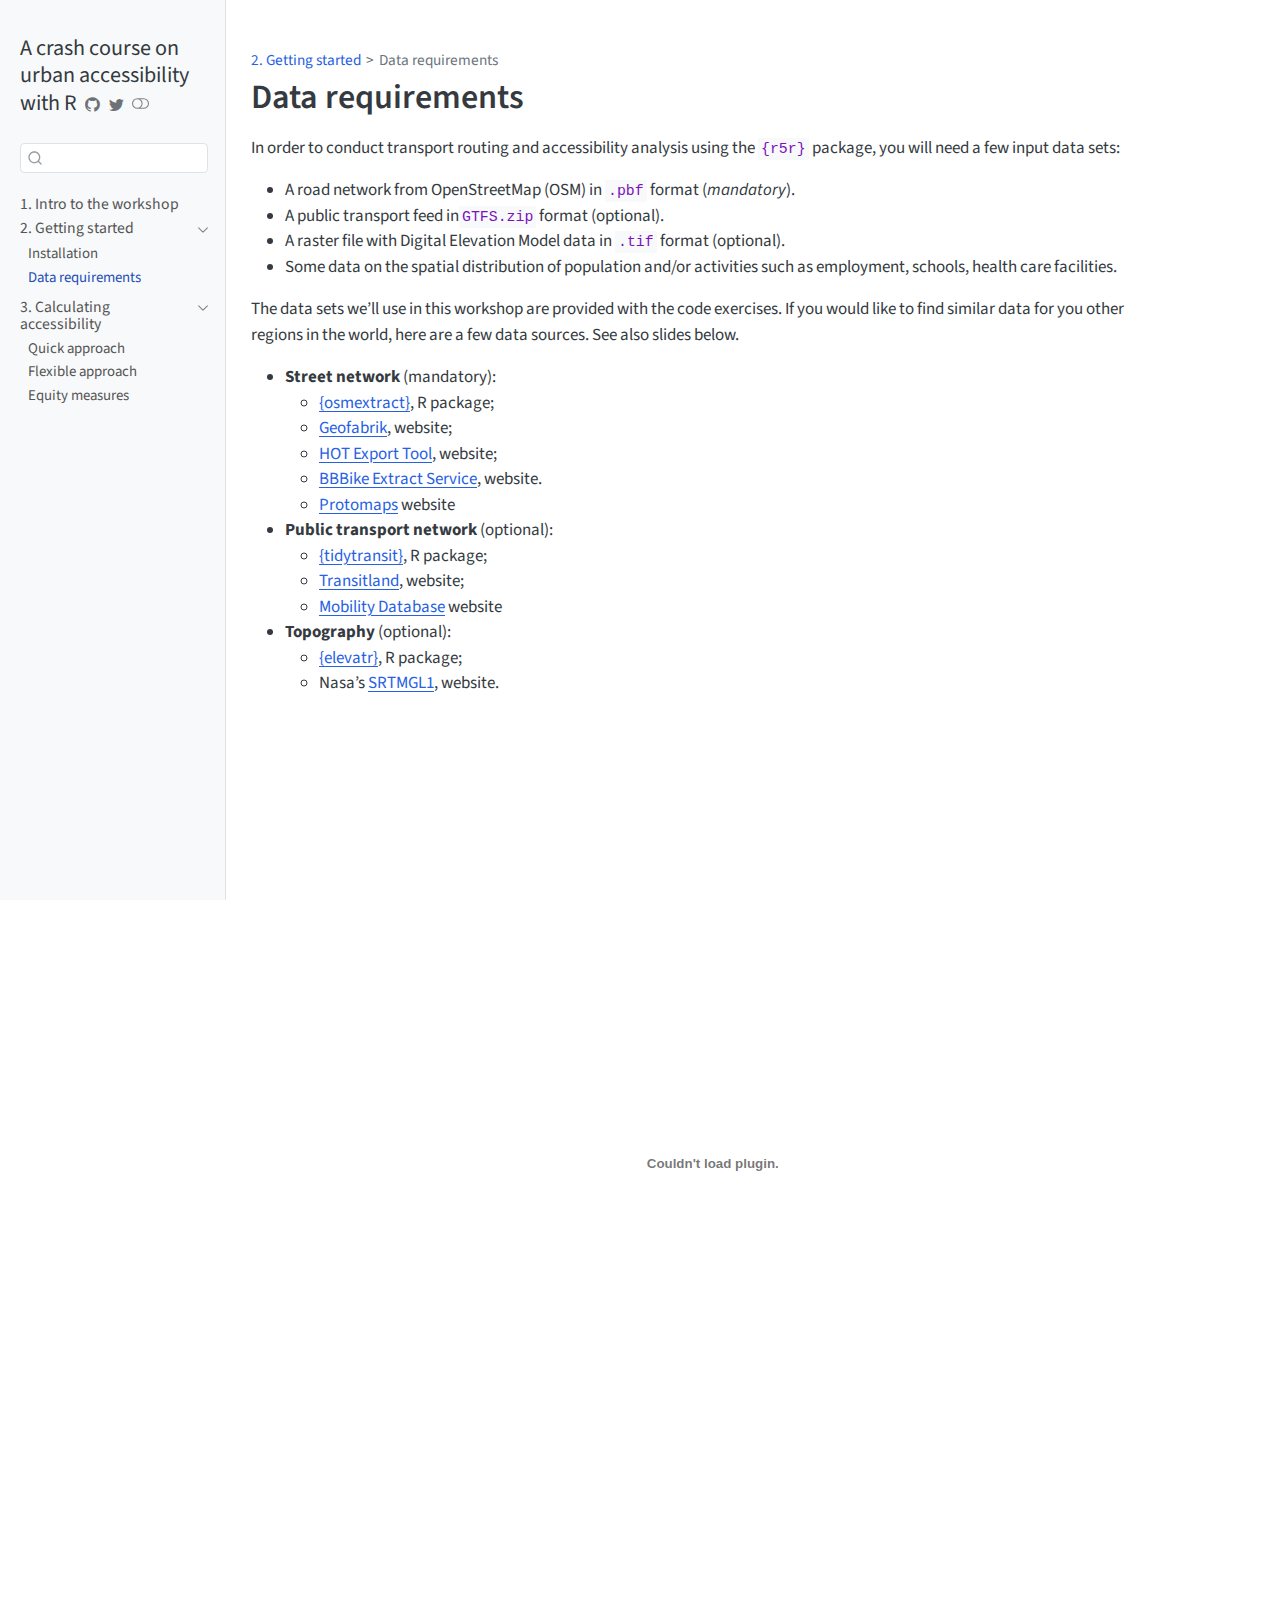
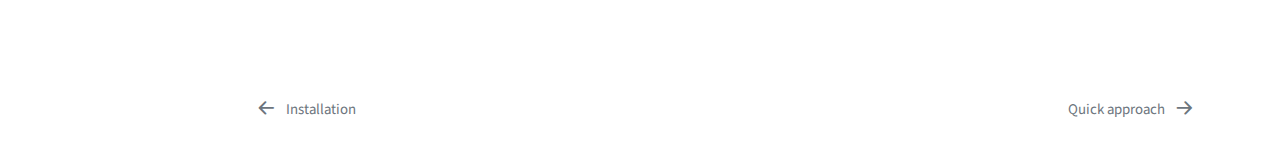
<file: docs/2.2_data_requirements.html>
<!DOCTYPE html>
<html xmlns="http://www.w3.org/1999/xhtml" lang="en" xml:lang="en"><head>

<meta charset="utf-8">
<meta name="generator" content="quarto-1.5.43">

<meta name="viewport" content="width=device-width, initial-scale=1.0, user-scalable=yes">


<title>A crash course on urban accessibility with R – Data requirements</title>
<style>
code{white-space: pre-wrap;}
span.smallcaps{font-variant: small-caps;}
div.columns{display: flex; gap: min(4vw, 1.5em);}
div.column{flex: auto; overflow-x: auto;}
div.hanging-indent{margin-left: 1.5em; text-indent: -1.5em;}
ul.task-list{list-style: none;}
ul.task-list li input[type="checkbox"] {
  width: 0.8em;
  margin: 0 0.8em 0.2em -1em; /* quarto-specific, see https://github.com/quarto-dev/quarto-cli/issues/4556 */ 
  vertical-align: middle;
}
</style>


<script src="site_libs/quarto-nav/quarto-nav.js"></script>
<script src="site_libs/quarto-nav/headroom.min.js"></script>
<script src="site_libs/clipboard/clipboard.min.js"></script>
<script src="site_libs/quarto-search/autocomplete.umd.js"></script>
<script src="site_libs/quarto-search/fuse.min.js"></script>
<script src="site_libs/quarto-search/quarto-search.js"></script>
<meta name="quarto:offset" content="./">
<link href="./3.1_quick_approach.html" rel="next">
<link href="./2.1_installation.html" rel="prev">
<link href=".//images/favicon.png" rel="icon" type="image/png">
<script src="site_libs/quarto-html/quarto.js"></script>
<script src="site_libs/quarto-html/popper.min.js"></script>
<script src="site_libs/quarto-html/tippy.umd.min.js"></script>
<link href="site_libs/quarto-html/tippy.css" rel="stylesheet">
<link href="site_libs/quarto-html/quarto-syntax-highlighting.css" rel="stylesheet" class="quarto-color-scheme" id="quarto-text-highlighting-styles">
<link href="site_libs/quarto-html/quarto-syntax-highlighting-dark.css" rel="prefetch" class="quarto-color-scheme quarto-color-alternate" id="quarto-text-highlighting-styles">
<script src="site_libs/bootstrap/bootstrap.min.js"></script>
<link href="site_libs/bootstrap/bootstrap-icons.css" rel="stylesheet">
<link href="site_libs/bootstrap/bootstrap.min.css" rel="stylesheet" class="quarto-color-scheme" id="quarto-bootstrap" data-mode="light">
<link href="site_libs/bootstrap/bootstrap-dark.min.css" rel="prefetch" class="quarto-color-scheme quarto-color-alternate" id="quarto-bootstrap" data-mode="dark">
<script id="quarto-search-options" type="application/json">{
  "location": "sidebar",
  "copy-button": false,
  "collapse-after": 3,
  "panel-placement": "start",
  "type": "textbox",
  "limit": 50,
  "keyboard-shortcut": [
    "f",
    "/",
    "s"
  ],
  "show-item-context": false,
  "language": {
    "search-no-results-text": "No results",
    "search-matching-documents-text": "matching documents",
    "search-copy-link-title": "Copy link to search",
    "search-hide-matches-text": "Hide additional matches",
    "search-more-match-text": "more match in this document",
    "search-more-matches-text": "more matches in this document",
    "search-clear-button-title": "Clear",
    "search-text-placeholder": "",
    "search-detached-cancel-button-title": "Cancel",
    "search-submit-button-title": "Submit",
    "search-label": "Search"
  }
}</script>


<link rel="stylesheet" href="styles.css">
</head>

<body class="nav-sidebar docked fullcontent">

<div id="quarto-search-results"></div>
  <header id="quarto-header" class="headroom fixed-top">
  <nav class="quarto-secondary-nav">
    <div class="container-fluid d-flex">
      <button type="button" class="quarto-btn-toggle btn" data-bs-toggle="collapse" role="button" data-bs-target=".quarto-sidebar-collapse-item" aria-controls="quarto-sidebar" aria-expanded="false" aria-label="Toggle sidebar navigation" onclick="if (window.quartoToggleHeadroom) { window.quartoToggleHeadroom(); }">
        <i class="bi bi-layout-text-sidebar-reverse"></i>
      </button>
        <nav class="quarto-page-breadcrumbs" aria-label="breadcrumb"><ol class="breadcrumb"><li class="breadcrumb-item"><a href="./2.1_installation.html">2. Getting started</a></li><li class="breadcrumb-item"><a href="./2.2_data_requirements.html">Data requirements</a></li></ol></nav>
        <a class="flex-grow-1" role="navigation" data-bs-toggle="collapse" data-bs-target=".quarto-sidebar-collapse-item" aria-controls="quarto-sidebar" aria-expanded="false" aria-label="Toggle sidebar navigation" onclick="if (window.quartoToggleHeadroom) { window.quartoToggleHeadroom(); }">      
        </a>
      <button type="button" class="btn quarto-search-button" aria-label="Search" onclick="window.quartoOpenSearch();">
        <i class="bi bi-search"></i>
      </button>
    </div>
  </nav>
</header>
<!-- content -->
<div id="quarto-content" class="quarto-container page-columns page-rows-contents page-layout-article">
<!-- sidebar -->
  <nav id="quarto-sidebar" class="sidebar collapse collapse-horizontal quarto-sidebar-collapse-item sidebar-navigation docked overflow-auto">
    <div class="pt-lg-2 mt-2 text-left sidebar-header">
    <div class="sidebar-title mb-0 py-0">
      <a href="./">A crash course on urban accessibility with R</a> 
        <div class="sidebar-tools-main tools-wide">
    <a href="https://github.com/ipeaGIT/access_workshop_eit_2024" title="Github" class="quarto-navigation-tool px-1" aria-label="Github"><i class="bi bi-github"></i></a>
    <a href="https://x.com/UrbanDemog" title="twitter" class="quarto-navigation-tool px-1" aria-label="twitter"><i class="bi bi-twitter"></i></a>
  <a href="" class="quarto-color-scheme-toggle quarto-navigation-tool  px-1" onclick="window.quartoToggleColorScheme(); return false;" title="Toggle dark mode"><i class="bi"></i></a>
</div>
    </div>
      </div>
        <div class="mt-2 flex-shrink-0 align-items-center">
        <div class="sidebar-search">
        <div id="quarto-search" class="" title="Search"></div>
        </div>
        </div>
    <div class="sidebar-menu-container"> 
    <ul class="list-unstyled mt-1">
        <li class="sidebar-item">
  <div class="sidebar-item-container"> 
  <a href="./index.html" class="sidebar-item-text sidebar-link">
 <span class="menu-text">1. Intro to the workshop</span></a>
  </div>
</li>
        <li class="sidebar-item sidebar-item-section">
      <div class="sidebar-item-container"> 
            <a class="sidebar-item-text sidebar-link text-start" data-bs-toggle="collapse" data-bs-target="#quarto-sidebar-section-1" role="navigation" aria-expanded="true">
 <span class="menu-text">2. Getting started</span></a>
          <a class="sidebar-item-toggle text-start" data-bs-toggle="collapse" data-bs-target="#quarto-sidebar-section-1" role="navigation" aria-expanded="true" aria-label="Toggle section">
            <i class="bi bi-chevron-right ms-2"></i>
          </a> 
      </div>
      <ul id="quarto-sidebar-section-1" class="collapse list-unstyled sidebar-section depth1 show">  
          <li class="sidebar-item">
  <div class="sidebar-item-container"> 
  <a href="./2.1_installation.html" class="sidebar-item-text sidebar-link">
 <span class="menu-text">Installation</span></a>
  </div>
</li>
          <li class="sidebar-item">
  <div class="sidebar-item-container"> 
  <a href="./2.2_data_requirements.html" class="sidebar-item-text sidebar-link active">
 <span class="menu-text">Data requirements</span></a>
  </div>
</li>
      </ul>
  </li>
        <li class="sidebar-item sidebar-item-section">
      <div class="sidebar-item-container"> 
            <a class="sidebar-item-text sidebar-link text-start" data-bs-toggle="collapse" data-bs-target="#quarto-sidebar-section-2" role="navigation" aria-expanded="true">
 <span class="menu-text">3. Calculating accessibility</span></a>
          <a class="sidebar-item-toggle text-start" data-bs-toggle="collapse" data-bs-target="#quarto-sidebar-section-2" role="navigation" aria-expanded="true" aria-label="Toggle section">
            <i class="bi bi-chevron-right ms-2"></i>
          </a> 
      </div>
      <ul id="quarto-sidebar-section-2" class="collapse list-unstyled sidebar-section depth1 show">  
          <li class="sidebar-item">
  <div class="sidebar-item-container"> 
  <a href="./3.1_quick_approach.html" class="sidebar-item-text sidebar-link">
 <span class="menu-text">Quick approach</span></a>
  </div>
</li>
          <li class="sidebar-item">
  <div class="sidebar-item-container"> 
  <a href="./3.2_flexible_approach.html" class="sidebar-item-text sidebar-link">
 <span class="menu-text">Flexible approach</span></a>
  </div>
</li>
          <li class="sidebar-item">
  <div class="sidebar-item-container"> 
  <a href="./3.3_equity_measures.html" class="sidebar-item-text sidebar-link">
 <span class="menu-text">Equity measures</span></a>
  </div>
</li>
      </ul>
  </li>
    </ul>
    </div>
</nav>
<div id="quarto-sidebar-glass" class="quarto-sidebar-collapse-item" data-bs-toggle="collapse" data-bs-target=".quarto-sidebar-collapse-item"></div>
<!-- margin-sidebar -->
    
<!-- main -->
<div class="quarto-about-solana column-body">
  <div class="about-entity">
    <div class="entity-contents">
      <header id="title-block-header" class="quarto-title-block default"><nav class="quarto-page-breadcrumbs quarto-title-breadcrumbs d-none d-lg-block" aria-label="breadcrumb"><ol class="breadcrumb"><li class="breadcrumb-item"><a href="./2.1_installation.html">2. Getting started</a></li><li class="breadcrumb-item"><a href="./2.2_data_requirements.html">Data requirements</a></li></ol></nav>
<div class="quarto-title">
<h1 class="title">Data requirements</h1>
</div>
<div class="quarto-title-meta">
  </div>
</header> 
      <div class="about-contents"><main class="content" id="quarto-document-content">
<p>In order to conduct transport routing and accessibility analysis using the <code>{r5r}</code> package, you will need a few input data sets:</p>
<ul>
<li>A road network from OpenStreetMap (OSM) in <code>.pbf</code> format (<em>mandatory</em>).</li>
<li>A public transport feed in<code>GTFS.zip</code> format (optional).</li>
<li>A raster file with Digital Elevation Model data in <code>.tif</code> format (optional).</li>
<li>Some data on the spatial distribution of population and/or activities such as employment, schools, health care facilities.</li>
</ul>
<p>The data sets we’ll use in this workshop are provided with the code exercises. If you would like to find similar data for you other regions in the world, here are a few data sources. See also slides below.</p>
<ul>
<li><strong>Street network</strong> (mandatory):
<ul>
<li><a href="https://docs.ropensci.org/osmextract/">{osmextract}</a>, R package;</li>
<li><a href="https://download.geofabrik.de/">Geofabrik</a>, website;</li>
<li><a href="https://export.hotosm.org/">HOT Export Tool</a>, website;</li>
<li><a href="https://extract.bbbike.org/">BBBike Extract Service</a>, website.</li>
<li><a href="https://protomaps.com/downloads/osm">Protomaps</a> website</li>
</ul></li>
<li><strong>Public transport network</strong> (optional):
<ul>
<li><a href="https://r-transit.github.io/tidytransit/">{tidytransit}</a>, R package;</li>
<li><a href="https://www.transit.land/">Transitland</a>, website;</li>
<li><a href="https://database.mobilitydata.org/">Mobility Database</a> website</li>
</ul></li>
<li><strong>Topography</strong> (optional):
<ul>
<li><a href="https://github.com/jhollist/elevatr">{elevatr}</a>, R package;</li>
<li>Nasa’s <a href="https://lpdaac.usgs.gov/products/srtmgl1v003/">SRTMGL1</a>, website.</li>
</ul></li>
</ul>
<p>
<embed src="slides/2_data_requirements.pdf" style="width:100.0%;height:100vh;">
</p>


</main></div>
    </div>
  </div>
</div>
 <!-- /main -->
<script id="quarto-html-after-body" type="application/javascript">
window.document.addEventListener("DOMContentLoaded", function (event) {
  const toggleBodyColorMode = (bsSheetEl) => {
    const mode = bsSheetEl.getAttribute("data-mode");
    const bodyEl = window.document.querySelector("body");
    if (mode === "dark") {
      bodyEl.classList.add("quarto-dark");
      bodyEl.classList.remove("quarto-light");
    } else {
      bodyEl.classList.add("quarto-light");
      bodyEl.classList.remove("quarto-dark");
    }
  }
  const toggleBodyColorPrimary = () => {
    const bsSheetEl = window.document.querySelector("link#quarto-bootstrap");
    if (bsSheetEl) {
      toggleBodyColorMode(bsSheetEl);
    }
  }
  toggleBodyColorPrimary();  
  const disableStylesheet = (stylesheets) => {
    for (let i=0; i < stylesheets.length; i++) {
      const stylesheet = stylesheets[i];
      stylesheet.rel = 'prefetch';
    }
  }
  const enableStylesheet = (stylesheets) => {
    for (let i=0; i < stylesheets.length; i++) {
      const stylesheet = stylesheets[i];
      stylesheet.rel = 'stylesheet';
    }
  }
  const manageTransitions = (selector, allowTransitions) => {
    const els = window.document.querySelectorAll(selector);
    for (let i=0; i < els.length; i++) {
      const el = els[i];
      if (allowTransitions) {
        el.classList.remove('notransition');
      } else {
        el.classList.add('notransition');
      }
    }
  }
  const toggleGiscusIfUsed = (isAlternate, darkModeDefault) => {
    const baseTheme = document.querySelector('#giscus-base-theme')?.value ?? 'light';
    const alternateTheme = document.querySelector('#giscus-alt-theme')?.value ?? 'dark';
    let newTheme = '';
    if(darkModeDefault) {
      newTheme = isAlternate ? baseTheme : alternateTheme;
    } else {
      newTheme = isAlternate ? alternateTheme : baseTheme;
    }
    const changeGiscusTheme = () => {
      // From: https://github.com/giscus/giscus/issues/336
      const sendMessage = (message) => {
        const iframe = document.querySelector('iframe.giscus-frame');
        if (!iframe) return;
        iframe.contentWindow.postMessage({ giscus: message }, 'https://giscus.app');
      }
      sendMessage({
        setConfig: {
          theme: newTheme
        }
      });
    }
    const isGiscussLoaded = window.document.querySelector('iframe.giscus-frame') !== null;
    if (isGiscussLoaded) {
      changeGiscusTheme();
    }
  }
  const toggleColorMode = (alternate) => {
    // Switch the stylesheets
    const alternateStylesheets = window.document.querySelectorAll('link.quarto-color-scheme.quarto-color-alternate');
    manageTransitions('#quarto-margin-sidebar .nav-link', false);
    if (alternate) {
      enableStylesheet(alternateStylesheets);
      for (const sheetNode of alternateStylesheets) {
        if (sheetNode.id === "quarto-bootstrap") {
          toggleBodyColorMode(sheetNode);
        }
      }
    } else {
      disableStylesheet(alternateStylesheets);
      toggleBodyColorPrimary();
    }
    manageTransitions('#quarto-margin-sidebar .nav-link', true);
    // Switch the toggles
    const toggles = window.document.querySelectorAll('.quarto-color-scheme-toggle');
    for (let i=0; i < toggles.length; i++) {
      const toggle = toggles[i];
      if (toggle) {
        if (alternate) {
          toggle.classList.add("alternate");     
        } else {
          toggle.classList.remove("alternate");
        }
      }
    }
    // Hack to workaround the fact that safari doesn't
    // properly recolor the scrollbar when toggling (#1455)
    if (navigator.userAgent.indexOf('Safari') > 0 && navigator.userAgent.indexOf('Chrome') == -1) {
      manageTransitions("body", false);
      window.scrollTo(0, 1);
      setTimeout(() => {
        window.scrollTo(0, 0);
        manageTransitions("body", true);
      }, 40);  
    }
  }
  const isFileUrl = () => { 
    return window.location.protocol === 'file:';
  }
  const hasAlternateSentinel = () => {  
    let styleSentinel = getColorSchemeSentinel();
    if (styleSentinel !== null) {
      return styleSentinel === "alternate";
    } else {
      return false;
    }
  }
  const setStyleSentinel = (alternate) => {
    const value = alternate ? "alternate" : "default";
    if (!isFileUrl()) {
      window.localStorage.setItem("quarto-color-scheme", value);
    } else {
      localAlternateSentinel = value;
    }
  }
  const getColorSchemeSentinel = () => {
    if (!isFileUrl()) {
      const storageValue = window.localStorage.getItem("quarto-color-scheme");
      return storageValue != null ? storageValue : localAlternateSentinel;
    } else {
      return localAlternateSentinel;
    }
  }
  const darkModeDefault = false;
  let localAlternateSentinel = darkModeDefault ? 'alternate' : 'default';
  // Dark / light mode switch
  window.quartoToggleColorScheme = () => {
    // Read the current dark / light value 
    let toAlternate = !hasAlternateSentinel();
    toggleColorMode(toAlternate);
    setStyleSentinel(toAlternate);
    toggleGiscusIfUsed(toAlternate, darkModeDefault);
  };
  // Ensure there is a toggle, if there isn't float one in the top right
  if (window.document.querySelector('.quarto-color-scheme-toggle') === null) {
    const a = window.document.createElement('a');
    a.classList.add('top-right');
    a.classList.add('quarto-color-scheme-toggle');
    a.href = "";
    a.onclick = function() { try { window.quartoToggleColorScheme(); } catch {} return false; };
    const i = window.document.createElement("i");
    i.classList.add('bi');
    a.appendChild(i);
    window.document.body.appendChild(a);
  }
  // Switch to dark mode if need be
  if (hasAlternateSentinel()) {
    toggleColorMode(true);
  } else {
    toggleColorMode(false);
  }
  const isCodeAnnotation = (el) => {
    for (const clz of el.classList) {
      if (clz.startsWith('code-annotation-')) {                     
        return true;
      }
    }
    return false;
  }
  const onCopySuccess = function(e) {
    // button target
    const button = e.trigger;
    // don't keep focus
    button.blur();
    // flash "checked"
    button.classList.add('code-copy-button-checked');
    var currentTitle = button.getAttribute("title");
    button.setAttribute("title", "Copied!");
    let tooltip;
    if (window.bootstrap) {
      button.setAttribute("data-bs-toggle", "tooltip");
      button.setAttribute("data-bs-placement", "left");
      button.setAttribute("data-bs-title", "Copied!");
      tooltip = new bootstrap.Tooltip(button, 
        { trigger: "manual", 
          customClass: "code-copy-button-tooltip",
          offset: [0, -8]});
      tooltip.show();    
    }
    setTimeout(function() {
      if (tooltip) {
        tooltip.hide();
        button.removeAttribute("data-bs-title");
        button.removeAttribute("data-bs-toggle");
        button.removeAttribute("data-bs-placement");
      }
      button.setAttribute("title", currentTitle);
      button.classList.remove('code-copy-button-checked');
    }, 1000);
    // clear code selection
    e.clearSelection();
  }
  const getTextToCopy = function(trigger) {
      const codeEl = trigger.previousElementSibling.cloneNode(true);
      for (const childEl of codeEl.children) {
        if (isCodeAnnotation(childEl)) {
          childEl.remove();
        }
      }
      return codeEl.innerText;
  }
  const clipboard = new window.ClipboardJS('.code-copy-button:not([data-in-quarto-modal])', {
    text: getTextToCopy
  });
  clipboard.on('success', onCopySuccess);
  if (window.document.getElementById('quarto-embedded-source-code-modal')) {
    // For code content inside modals, clipBoardJS needs to be initialized with a container option
    // TODO: Check when it could be a function (https://github.com/zenorocha/clipboard.js/issues/860)
    const clipboardModal = new window.ClipboardJS('.code-copy-button[data-in-quarto-modal]', {
      text: getTextToCopy,
      container: window.document.getElementById('quarto-embedded-source-code-modal')
    });
    clipboardModal.on('success', onCopySuccess);
  }
    var localhostRegex = new RegExp(/^(?:http|https):\/\/localhost\:?[0-9]*\//);
    var mailtoRegex = new RegExp(/^mailto:/);
      var filterRegex = new RegExp("https:\/\/ipeagit\.github\.io\/access_workshop_eit_2024\/");
    var isInternal = (href) => {
        return filterRegex.test(href) || localhostRegex.test(href) || mailtoRegex.test(href);
    }
    // Inspect non-navigation links and adorn them if external
 	var links = window.document.querySelectorAll('a[href]:not(.nav-link):not(.navbar-brand):not(.toc-action):not(.sidebar-link):not(.sidebar-item-toggle):not(.pagination-link):not(.no-external):not([aria-hidden]):not(.dropdown-item):not(.quarto-navigation-tool):not(.about-link)');
    for (var i=0; i<links.length; i++) {
      const link = links[i];
      if (!isInternal(link.href)) {
        // undo the damage that might have been done by quarto-nav.js in the case of
        // links that we want to consider external
        if (link.dataset.originalHref !== undefined) {
          link.href = link.dataset.originalHref;
        }
      }
    }
  function tippyHover(el, contentFn, onTriggerFn, onUntriggerFn) {
    const config = {
      allowHTML: true,
      maxWidth: 500,
      delay: 100,
      arrow: false,
      appendTo: function(el) {
          return el.parentElement;
      },
      interactive: true,
      interactiveBorder: 10,
      theme: 'quarto',
      placement: 'bottom-start',
    };
    if (contentFn) {
      config.content = contentFn;
    }
    if (onTriggerFn) {
      config.onTrigger = onTriggerFn;
    }
    if (onUntriggerFn) {
      config.onUntrigger = onUntriggerFn;
    }
    window.tippy(el, config); 
  }
  const noterefs = window.document.querySelectorAll('a[role="doc-noteref"]');
  for (var i=0; i<noterefs.length; i++) {
    const ref = noterefs[i];
    tippyHover(ref, function() {
      // use id or data attribute instead here
      let href = ref.getAttribute('data-footnote-href') || ref.getAttribute('href');
      try { href = new URL(href).hash; } catch {}
      const id = href.replace(/^#\/?/, "");
      const note = window.document.getElementById(id);
      if (note) {
        return note.innerHTML;
      } else {
        return "";
      }
    });
  }
  const xrefs = window.document.querySelectorAll('a.quarto-xref');
  const processXRef = (id, note) => {
    // Strip column container classes
    const stripColumnClz = (el) => {
      el.classList.remove("page-full", "page-columns");
      if (el.children) {
        for (const child of el.children) {
          stripColumnClz(child);
        }
      }
    }
    stripColumnClz(note)
    if (id === null || id.startsWith('sec-')) {
      // Special case sections, only their first couple elements
      const container = document.createElement("div");
      if (note.children && note.children.length > 2) {
        container.appendChild(note.children[0].cloneNode(true));
        for (let i = 1; i < note.children.length; i++) {
          const child = note.children[i];
          if (child.tagName === "P" && child.innerText === "") {
            continue;
          } else {
            container.appendChild(child.cloneNode(true));
            break;
          }
        }
        if (window.Quarto?.typesetMath) {
          window.Quarto.typesetMath(container);
        }
        return container.innerHTML
      } else {
        if (window.Quarto?.typesetMath) {
          window.Quarto.typesetMath(note);
        }
        return note.innerHTML;
      }
    } else {
      // Remove any anchor links if they are present
      const anchorLink = note.querySelector('a.anchorjs-link');
      if (anchorLink) {
        anchorLink.remove();
      }
      if (window.Quarto?.typesetMath) {
        window.Quarto.typesetMath(note);
      }
      // TODO in 1.5, we should make sure this works without a callout special case
      if (note.classList.contains("callout")) {
        return note.outerHTML;
      } else {
        return note.innerHTML;
      }
    }
  }
  for (var i=0; i<xrefs.length; i++) {
    const xref = xrefs[i];
    tippyHover(xref, undefined, function(instance) {
      instance.disable();
      let url = xref.getAttribute('href');
      let hash = undefined; 
      if (url.startsWith('#')) {
        hash = url;
      } else {
        try { hash = new URL(url).hash; } catch {}
      }
      if (hash) {
        const id = hash.replace(/^#\/?/, "");
        const note = window.document.getElementById(id);
        if (note !== null) {
          try {
            const html = processXRef(id, note.cloneNode(true));
            instance.setContent(html);
          } finally {
            instance.enable();
            instance.show();
          }
        } else {
          // See if we can fetch this
          fetch(url.split('#')[0])
          .then(res => res.text())
          .then(html => {
            const parser = new DOMParser();
            const htmlDoc = parser.parseFromString(html, "text/html");
            const note = htmlDoc.getElementById(id);
            if (note !== null) {
              const html = processXRef(id, note);
              instance.setContent(html);
            } 
          }).finally(() => {
            instance.enable();
            instance.show();
          });
        }
      } else {
        // See if we can fetch a full url (with no hash to target)
        // This is a special case and we should probably do some content thinning / targeting
        fetch(url)
        .then(res => res.text())
        .then(html => {
          const parser = new DOMParser();
          const htmlDoc = parser.parseFromString(html, "text/html");
          const note = htmlDoc.querySelector('main.content');
          if (note !== null) {
            // This should only happen for chapter cross references
            // (since there is no id in the URL)
            // remove the first header
            if (note.children.length > 0 && note.children[0].tagName === "HEADER") {
              note.children[0].remove();
            }
            const html = processXRef(null, note);
            instance.setContent(html);
          } 
        }).finally(() => {
          instance.enable();
          instance.show();
        });
      }
    }, function(instance) {
    });
  }
      let selectedAnnoteEl;
      const selectorForAnnotation = ( cell, annotation) => {
        let cellAttr = 'data-code-cell="' + cell + '"';
        let lineAttr = 'data-code-annotation="' +  annotation + '"';
        const selector = 'span[' + cellAttr + '][' + lineAttr + ']';
        return selector;
      }
      const selectCodeLines = (annoteEl) => {
        const doc = window.document;
        const targetCell = annoteEl.getAttribute("data-target-cell");
        const targetAnnotation = annoteEl.getAttribute("data-target-annotation");
        const annoteSpan = window.document.querySelector(selectorForAnnotation(targetCell, targetAnnotation));
        const lines = annoteSpan.getAttribute("data-code-lines").split(",");
        const lineIds = lines.map((line) => {
          return targetCell + "-" + line;
        })
        let top = null;
        let height = null;
        let parent = null;
        if (lineIds.length > 0) {
            //compute the position of the single el (top and bottom and make a div)
            const el = window.document.getElementById(lineIds[0]);
            top = el.offsetTop;
            height = el.offsetHeight;
            parent = el.parentElement.parentElement;
          if (lineIds.length > 1) {
            const lastEl = window.document.getElementById(lineIds[lineIds.length - 1]);
            const bottom = lastEl.offsetTop + lastEl.offsetHeight;
            height = bottom - top;
          }
          if (top !== null && height !== null && parent !== null) {
            // cook up a div (if necessary) and position it 
            let div = window.document.getElementById("code-annotation-line-highlight");
            if (div === null) {
              div = window.document.createElement("div");
              div.setAttribute("id", "code-annotation-line-highlight");
              div.style.position = 'absolute';
              parent.appendChild(div);
            }
            div.style.top = top - 2 + "px";
            div.style.height = height + 4 + "px";
            div.style.left = 0;
            let gutterDiv = window.document.getElementById("code-annotation-line-highlight-gutter");
            if (gutterDiv === null) {
              gutterDiv = window.document.createElement("div");
              gutterDiv.setAttribute("id", "code-annotation-line-highlight-gutter");
              gutterDiv.style.position = 'absolute';
              const codeCell = window.document.getElementById(targetCell);
              const gutter = codeCell.querySelector('.code-annotation-gutter');
              gutter.appendChild(gutterDiv);
            }
            gutterDiv.style.top = top - 2 + "px";
            gutterDiv.style.height = height + 4 + "px";
          }
          selectedAnnoteEl = annoteEl;
        }
      };
      const unselectCodeLines = () => {
        const elementsIds = ["code-annotation-line-highlight", "code-annotation-line-highlight-gutter"];
        elementsIds.forEach((elId) => {
          const div = window.document.getElementById(elId);
          if (div) {
            div.remove();
          }
        });
        selectedAnnoteEl = undefined;
      };
        // Handle positioning of the toggle
    window.addEventListener(
      "resize",
      throttle(() => {
        elRect = undefined;
        if (selectedAnnoteEl) {
          selectCodeLines(selectedAnnoteEl);
        }
      }, 10)
    );
    function throttle(fn, ms) {
    let throttle = false;
    let timer;
      return (...args) => {
        if(!throttle) { // first call gets through
            fn.apply(this, args);
            throttle = true;
        } else { // all the others get throttled
            if(timer) clearTimeout(timer); // cancel #2
            timer = setTimeout(() => {
              fn.apply(this, args);
              timer = throttle = false;
            }, ms);
        }
      };
    }
      // Attach click handler to the DT
      const annoteDls = window.document.querySelectorAll('dt[data-target-cell]');
      for (const annoteDlNode of annoteDls) {
        annoteDlNode.addEventListener('click', (event) => {
          const clickedEl = event.target;
          if (clickedEl !== selectedAnnoteEl) {
            unselectCodeLines();
            const activeEl = window.document.querySelector('dt[data-target-cell].code-annotation-active');
            if (activeEl) {
              activeEl.classList.remove('code-annotation-active');
            }
            selectCodeLines(clickedEl);
            clickedEl.classList.add('code-annotation-active');
          } else {
            // Unselect the line
            unselectCodeLines();
            clickedEl.classList.remove('code-annotation-active');
          }
        });
      }
  const findCites = (el) => {
    const parentEl = el.parentElement;
    if (parentEl) {
      const cites = parentEl.dataset.cites;
      if (cites) {
        return {
          el,
          cites: cites.split(' ')
        };
      } else {
        return findCites(el.parentElement)
      }
    } else {
      return undefined;
    }
  };
  var bibliorefs = window.document.querySelectorAll('a[role="doc-biblioref"]');
  for (var i=0; i<bibliorefs.length; i++) {
    const ref = bibliorefs[i];
    const citeInfo = findCites(ref);
    if (citeInfo) {
      tippyHover(citeInfo.el, function() {
        var popup = window.document.createElement('div');
        citeInfo.cites.forEach(function(cite) {
          var citeDiv = window.document.createElement('div');
          citeDiv.classList.add('hanging-indent');
          citeDiv.classList.add('csl-entry');
          var biblioDiv = window.document.getElementById('ref-' + cite);
          if (biblioDiv) {
            citeDiv.innerHTML = biblioDiv.innerHTML;
          }
          popup.appendChild(citeDiv);
        });
        return popup.innerHTML;
      });
    }
  }
});
</script>
<nav class="page-navigation">
  <div class="nav-page nav-page-previous">
      <a href="./2.1_installation.html" class="pagination-link" aria-label="Installation">
        <i class="bi bi-arrow-left-short"></i> <span class="nav-page-text">Installation</span>
      </a>          
  </div>
  <div class="nav-page nav-page-next">
      <a href="./3.1_quick_approach.html" class="pagination-link" aria-label="Quick approach">
        <span class="nav-page-text">Quick approach</span> <i class="bi bi-arrow-right-short"></i>
      </a>
  </div>
</nav>
</div> <!-- /content -->




</body></html>
</file>
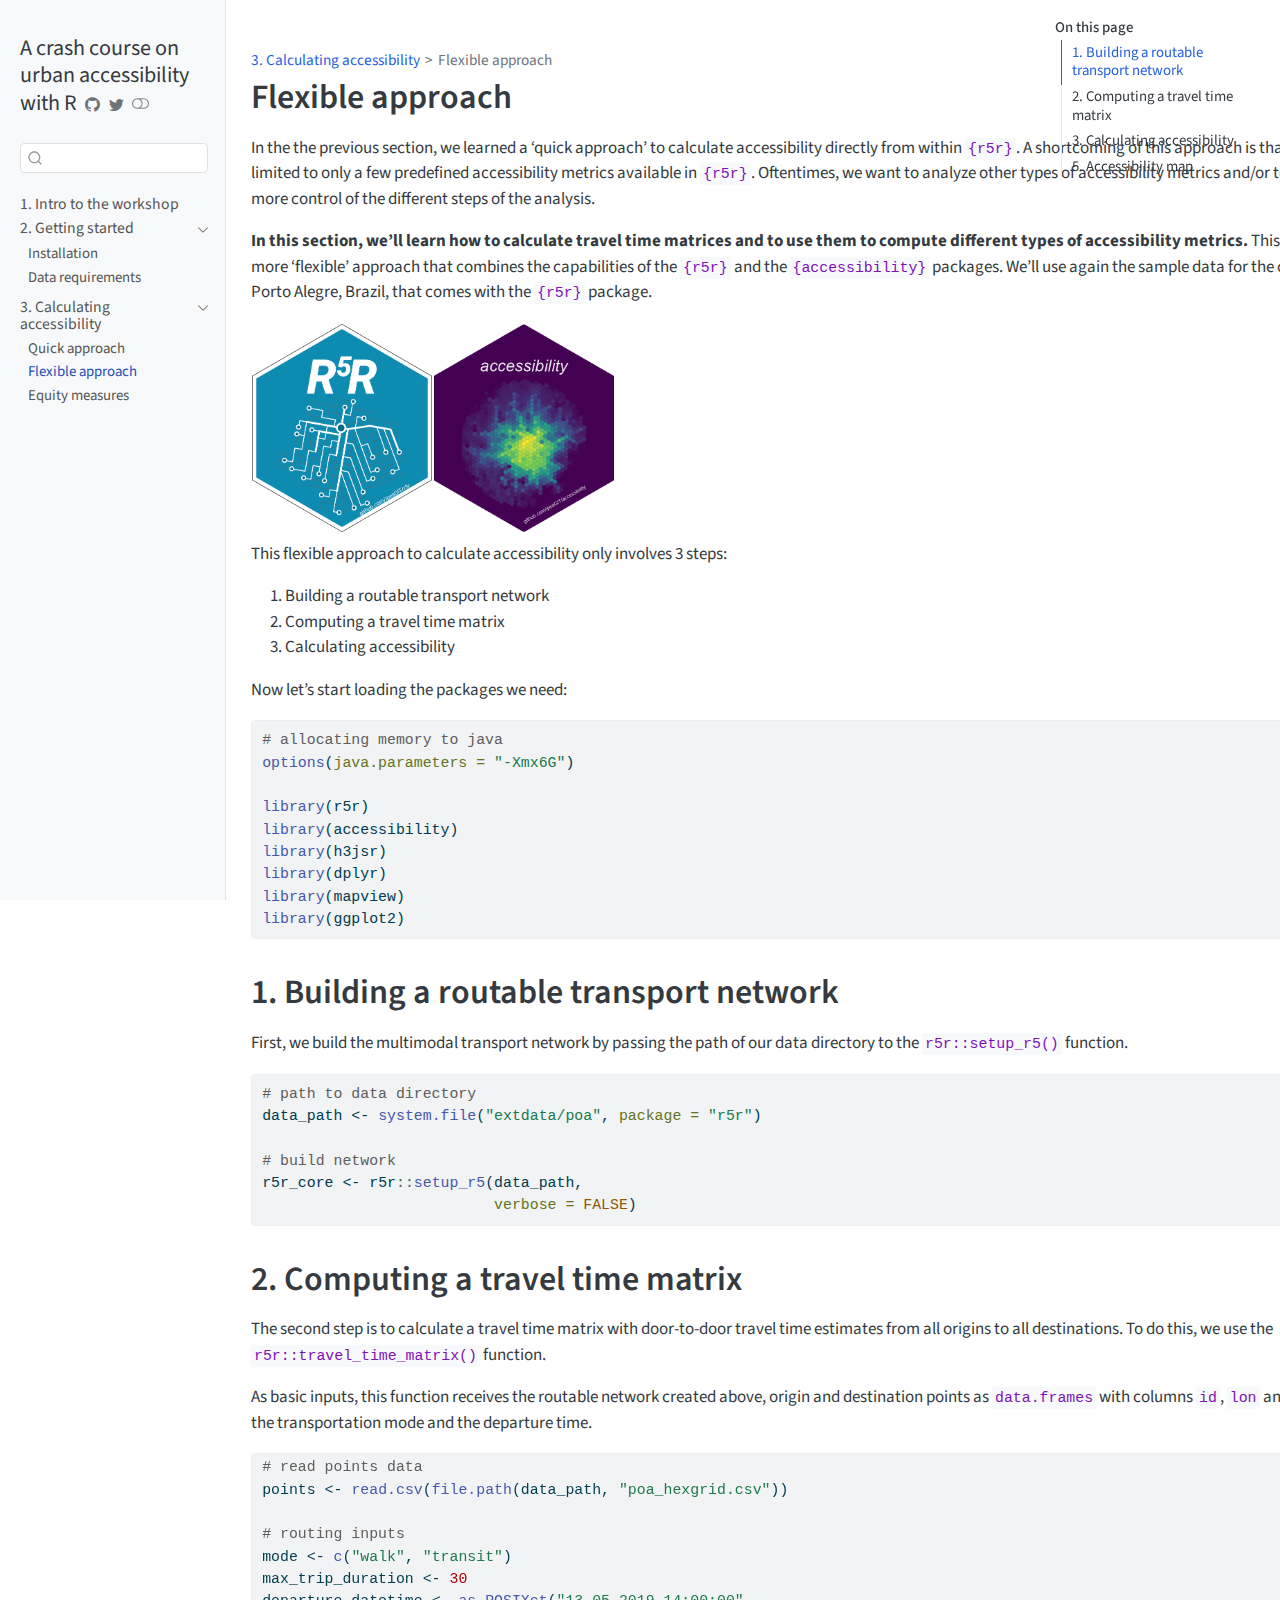
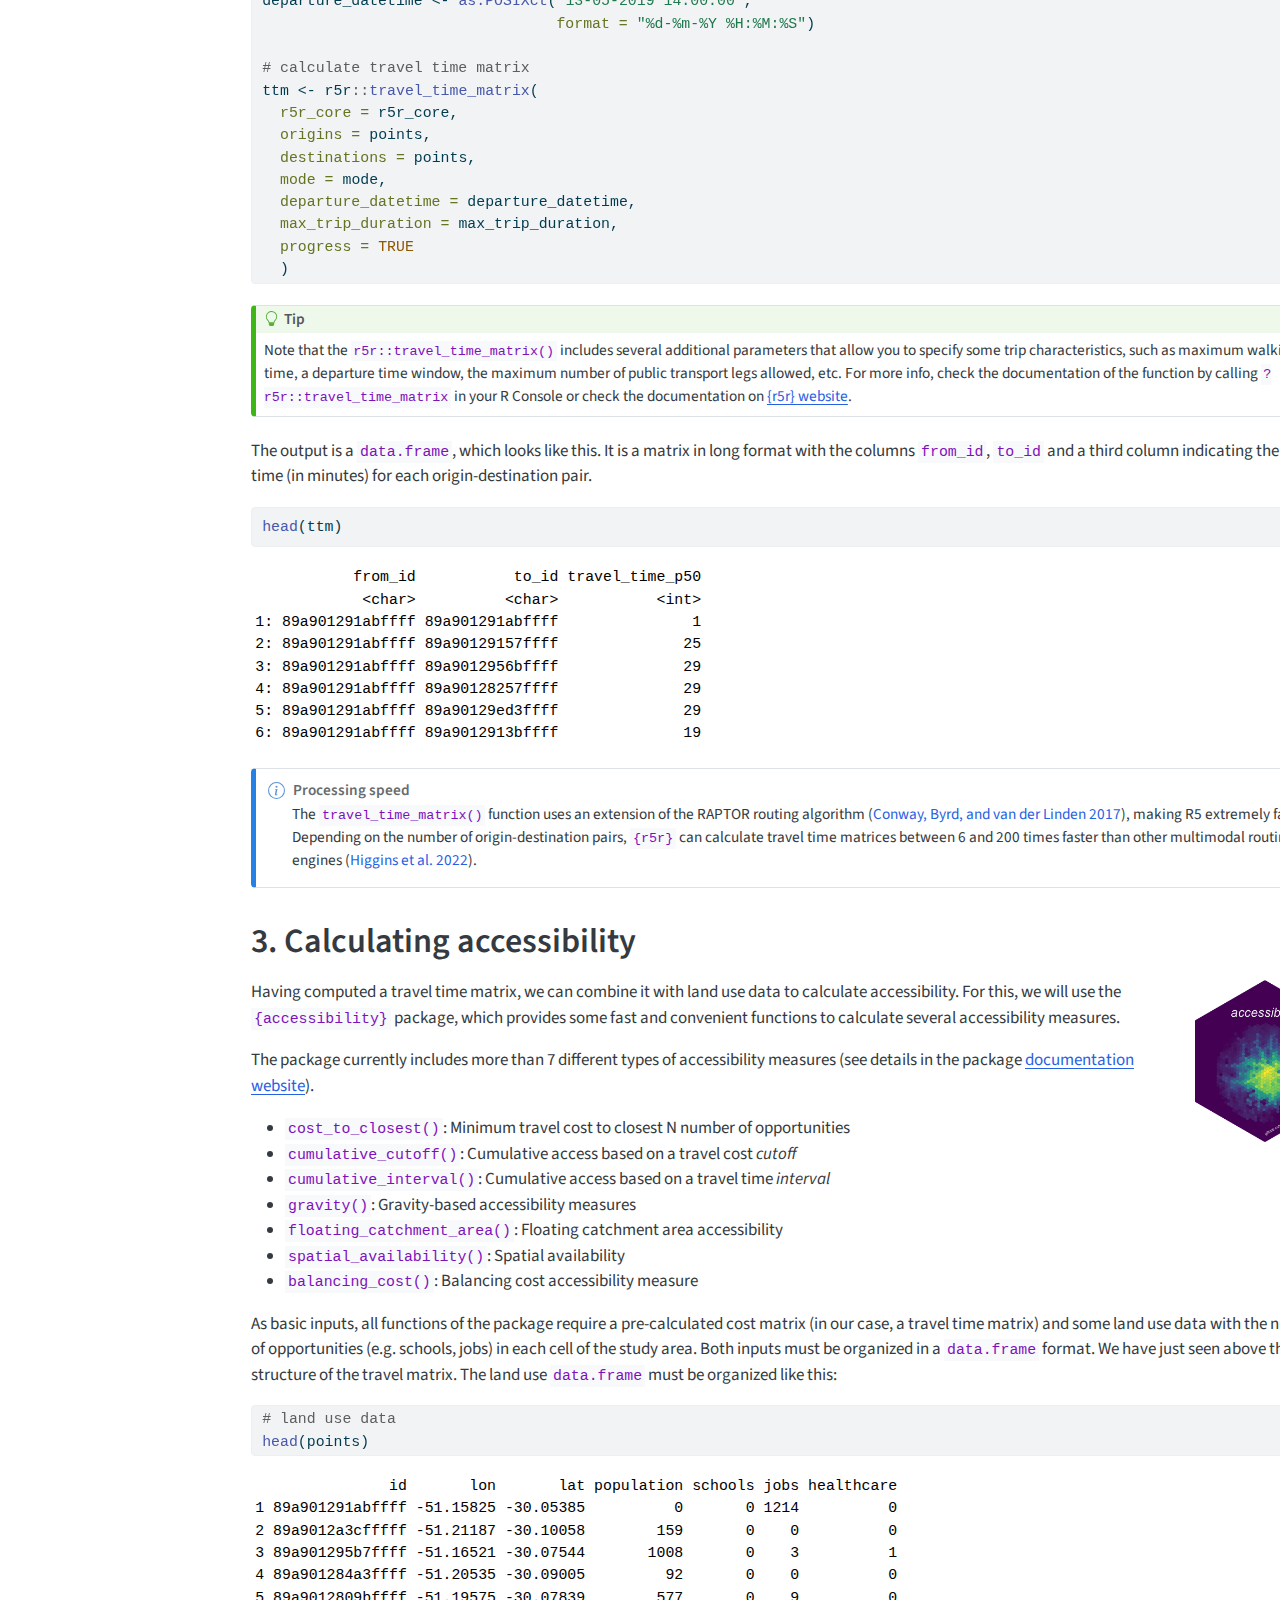
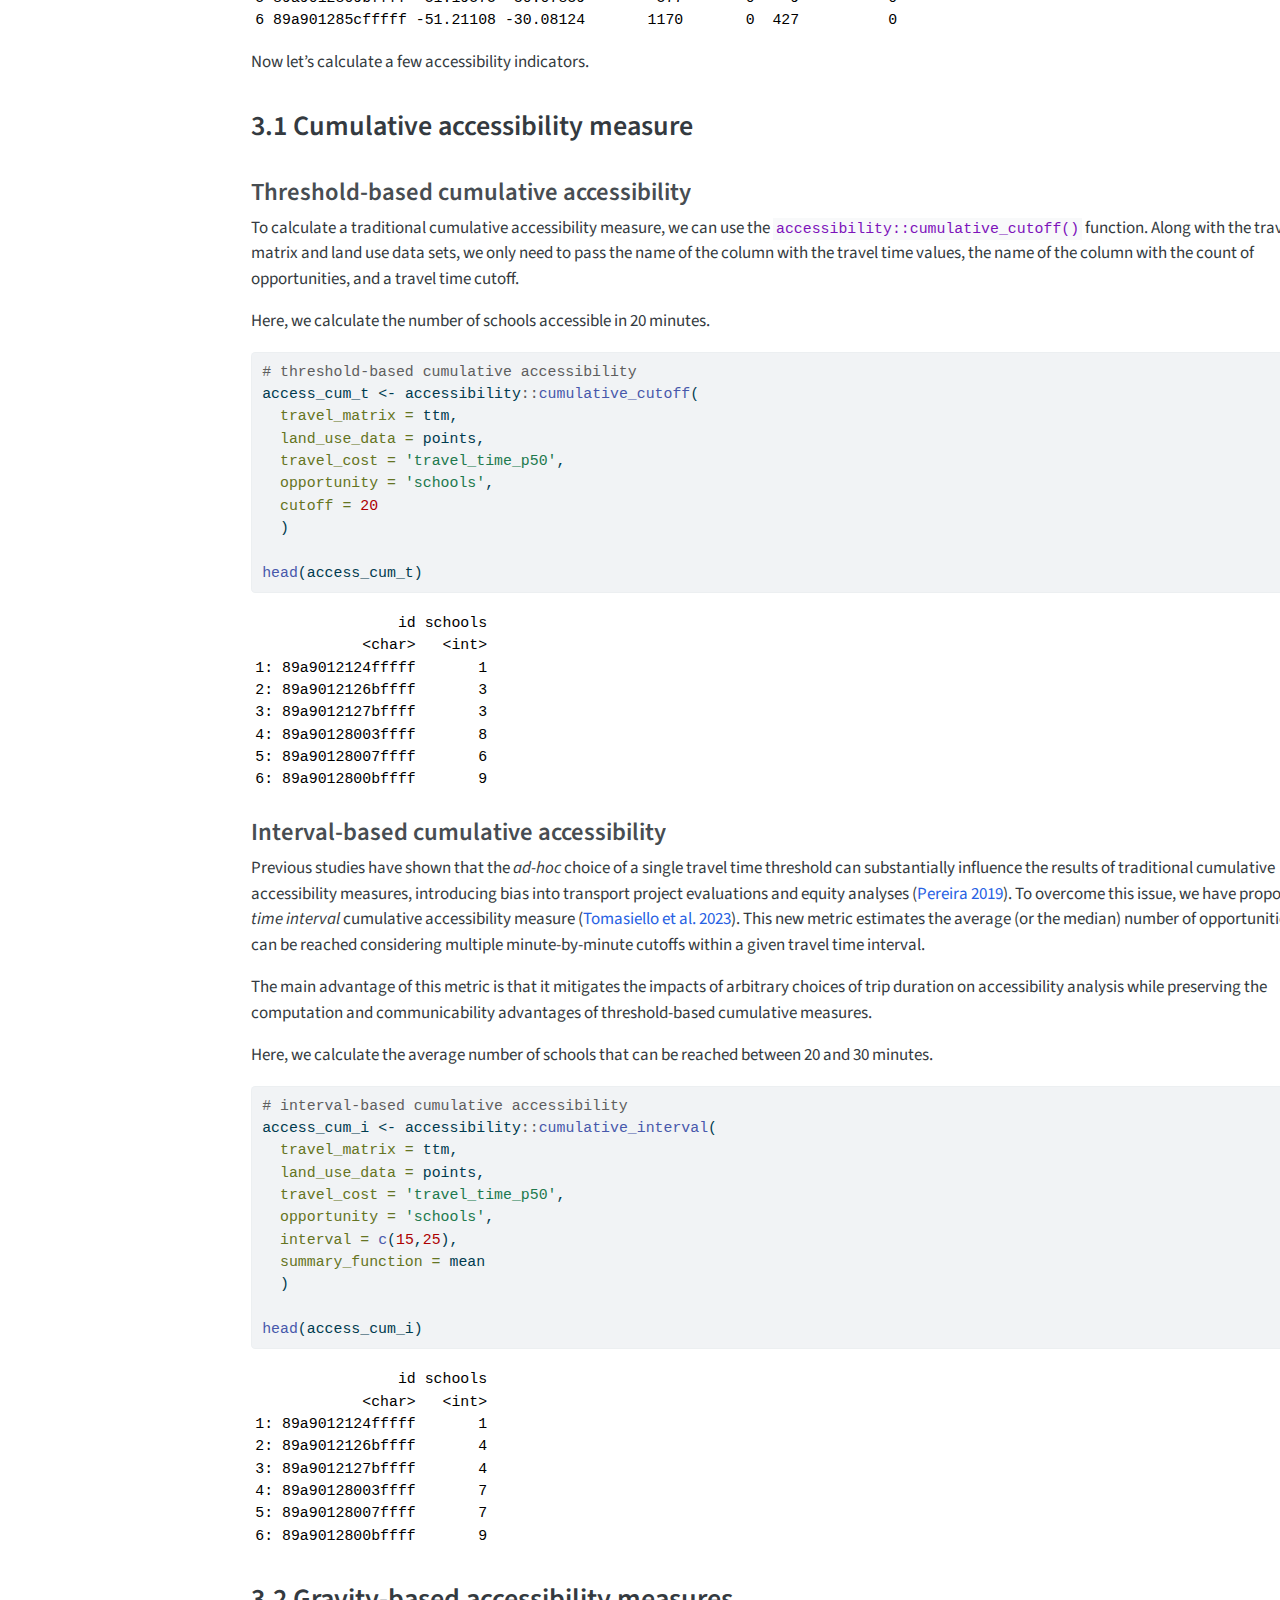
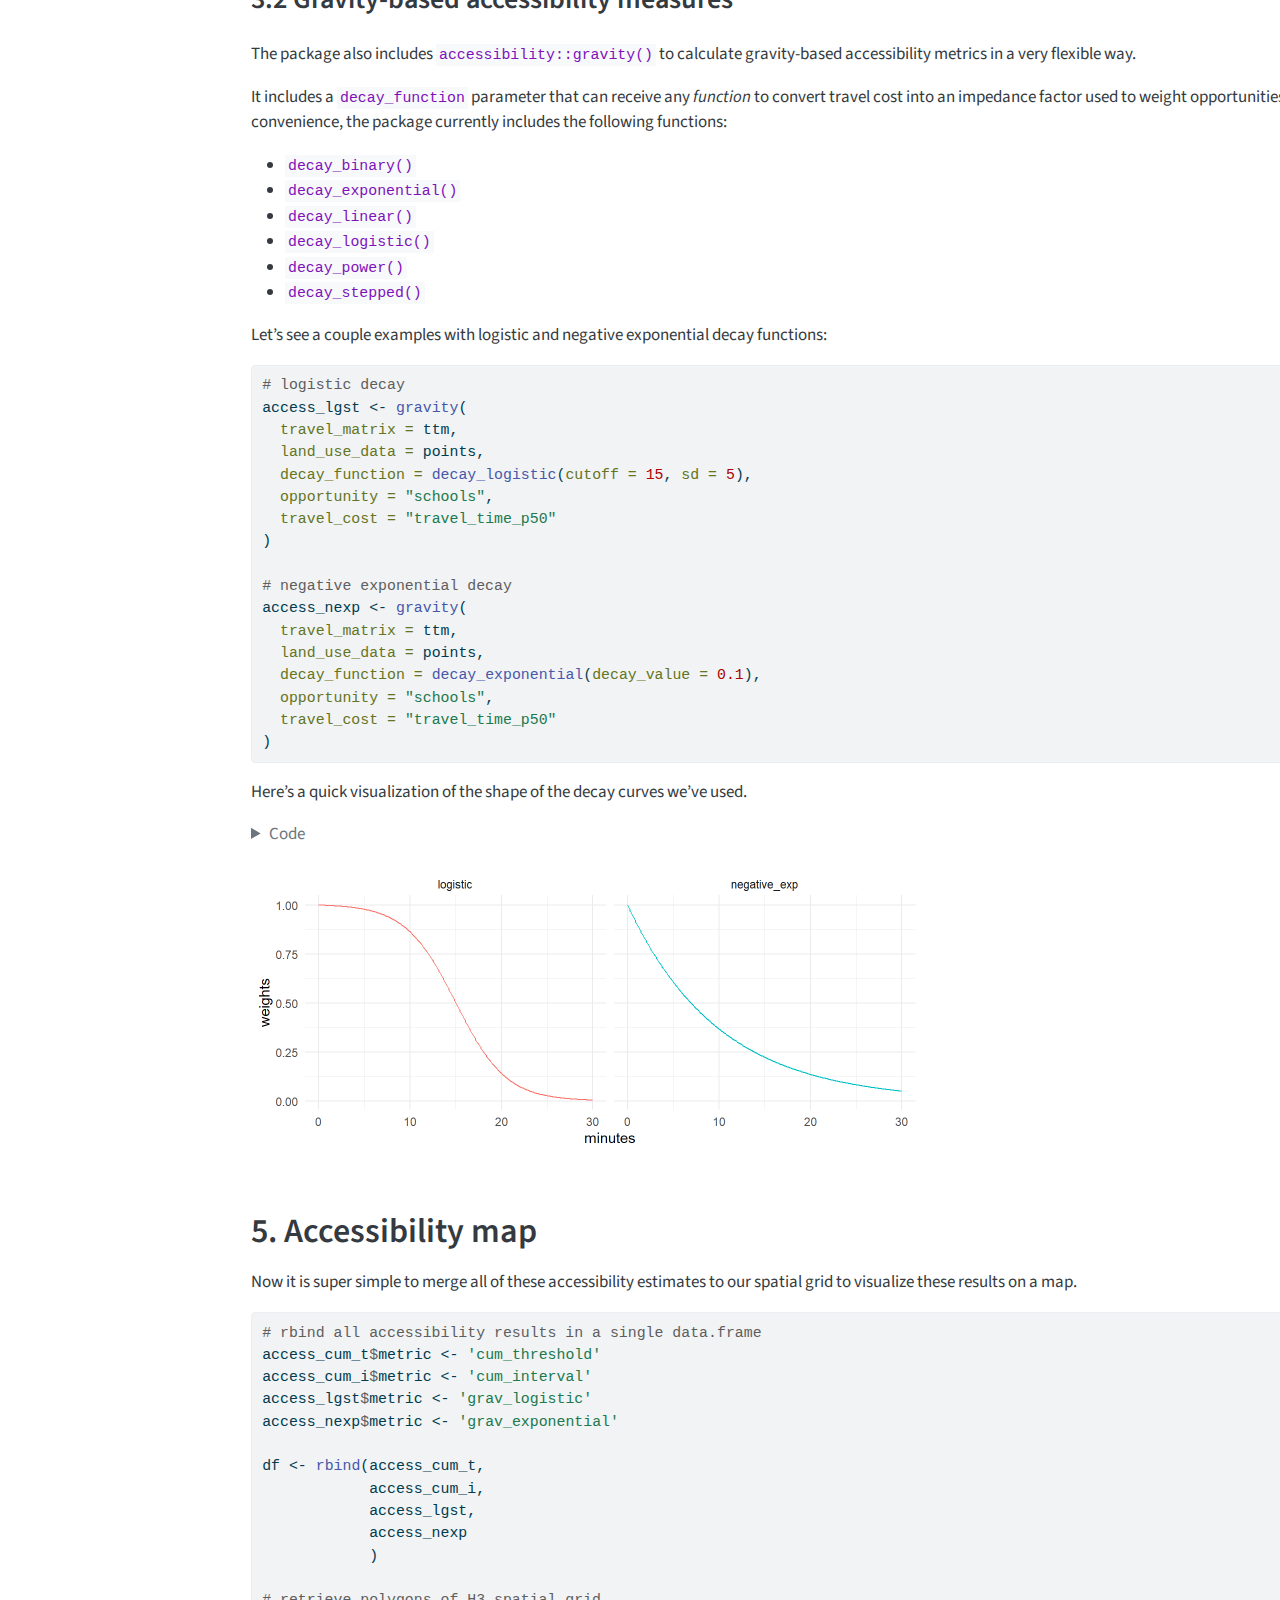
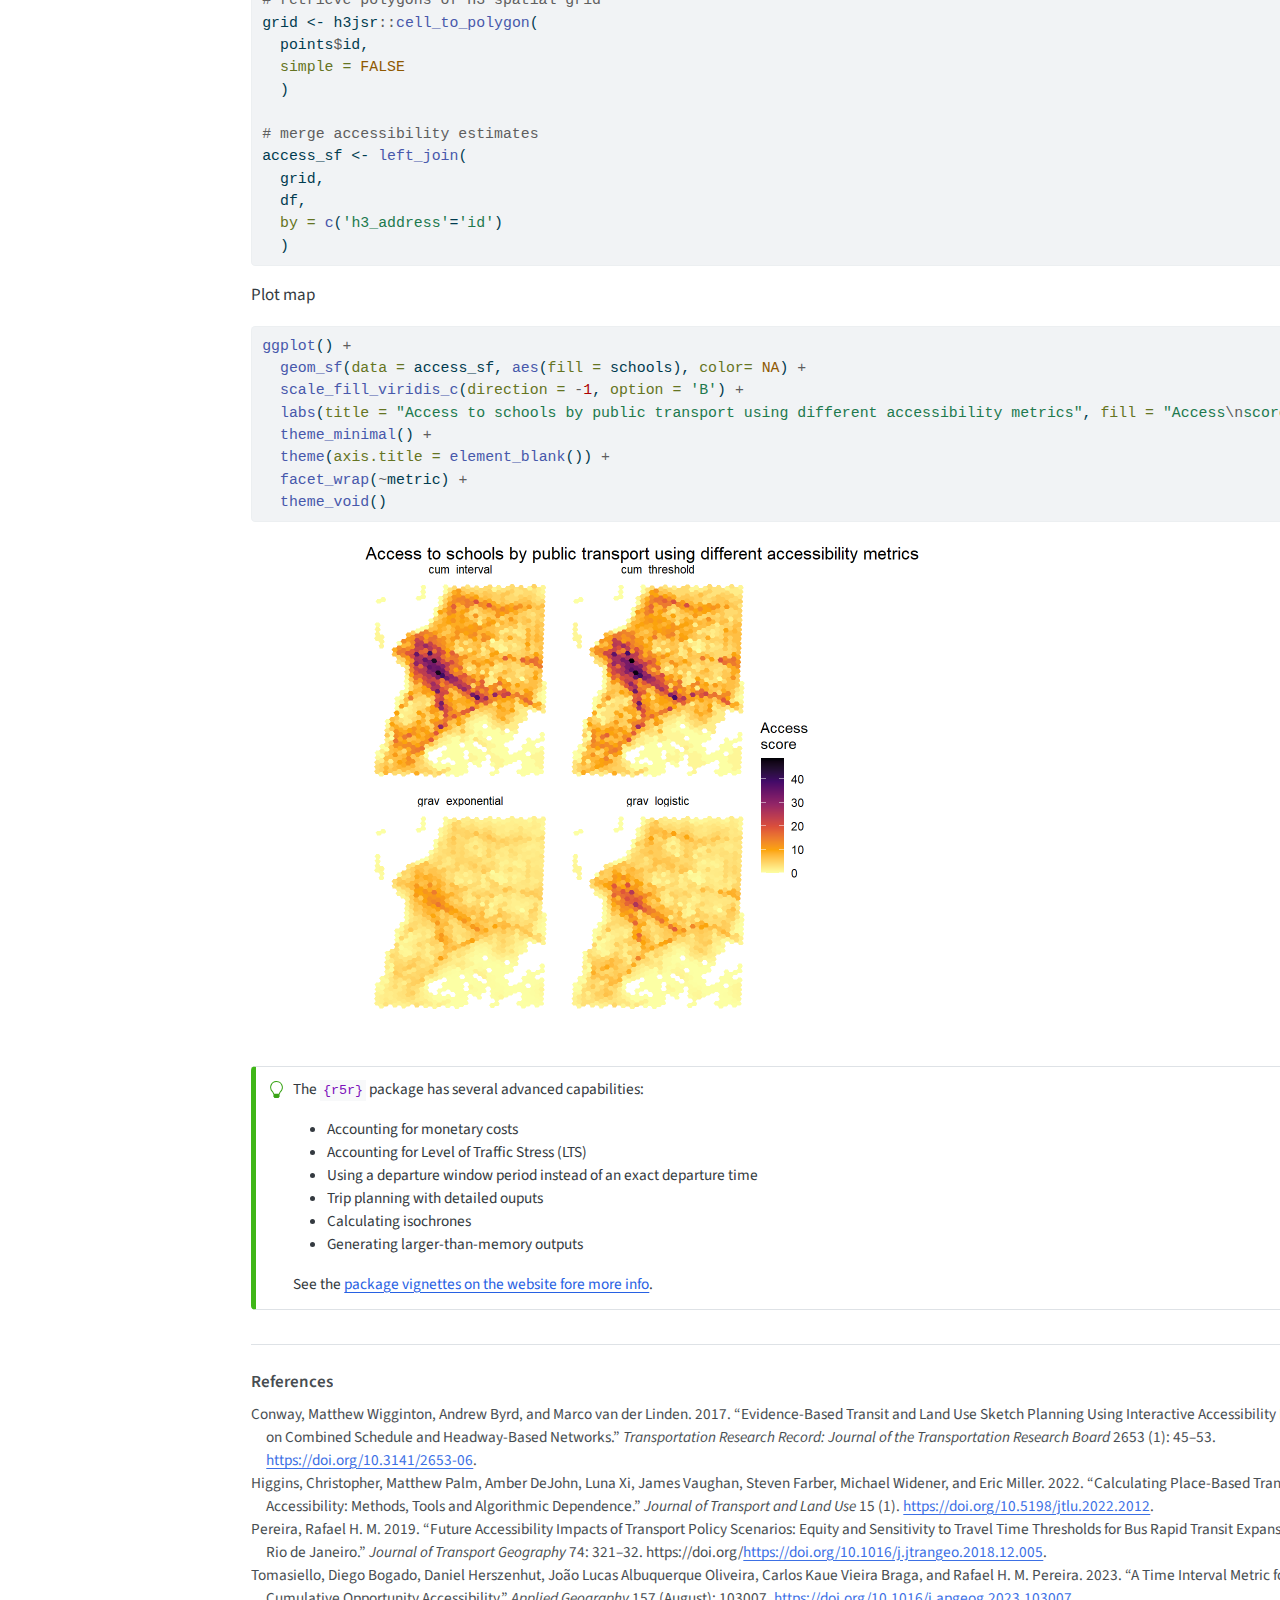
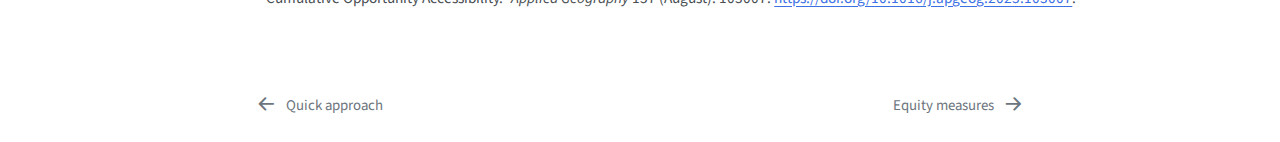
<file: docs/3.2_flexible_approach.html>
<!DOCTYPE html>
<html xmlns="http://www.w3.org/1999/xhtml" lang="en" xml:lang="en"><head>

<meta charset="utf-8">
<meta name="generator" content="quarto-1.5.43">

<meta name="viewport" content="width=device-width, initial-scale=1.0, user-scalable=yes">


<title>A crash course on urban accessibility with R – Flexible approach</title>
<style>
code{white-space: pre-wrap;}
span.smallcaps{font-variant: small-caps;}
div.columns{display: flex; gap: min(4vw, 1.5em);}
div.column{flex: auto; overflow-x: auto;}
div.hanging-indent{margin-left: 1.5em; text-indent: -1.5em;}
ul.task-list{list-style: none;}
ul.task-list li input[type="checkbox"] {
  width: 0.8em;
  margin: 0 0.8em 0.2em -1em; /* quarto-specific, see https://github.com/quarto-dev/quarto-cli/issues/4556 */ 
  vertical-align: middle;
}
/* CSS for syntax highlighting */
pre > code.sourceCode { white-space: pre; position: relative; }
pre > code.sourceCode > span { line-height: 1.25; }
pre > code.sourceCode > span:empty { height: 1.2em; }
.sourceCode { overflow: visible; }
code.sourceCode > span { color: inherit; text-decoration: inherit; }
div.sourceCode { margin: 1em 0; }
pre.sourceCode { margin: 0; }
@media screen {
div.sourceCode { overflow: auto; }
}
@media print {
pre > code.sourceCode { white-space: pre-wrap; }
pre > code.sourceCode > span { display: inline-block; text-indent: -5em; padding-left: 5em; }
}
pre.numberSource code
  { counter-reset: source-line 0; }
pre.numberSource code > span
  { position: relative; left: -4em; counter-increment: source-line; }
pre.numberSource code > span > a:first-child::before
  { content: counter(source-line);
    position: relative; left: -1em; text-align: right; vertical-align: baseline;
    border: none; display: inline-block;
    -webkit-touch-callout: none; -webkit-user-select: none;
    -khtml-user-select: none; -moz-user-select: none;
    -ms-user-select: none; user-select: none;
    padding: 0 4px; width: 4em;
  }
pre.numberSource { margin-left: 3em;  padding-left: 4px; }
div.sourceCode
  {   }
@media screen {
pre > code.sourceCode > span > a:first-child::before { text-decoration: underline; }
}
/* CSS for citations */
div.csl-bib-body { }
div.csl-entry {
  clear: both;
  margin-bottom: 0em;
}
.hanging-indent div.csl-entry {
  margin-left:2em;
  text-indent:-2em;
}
div.csl-left-margin {
  min-width:2em;
  float:left;
}
div.csl-right-inline {
  margin-left:2em;
  padding-left:1em;
}
div.csl-indent {
  margin-left: 2em;
}</style>


<script src="site_libs/quarto-nav/quarto-nav.js"></script>
<script src="site_libs/quarto-nav/headroom.min.js"></script>
<script src="site_libs/clipboard/clipboard.min.js"></script>
<script src="site_libs/quarto-search/autocomplete.umd.js"></script>
<script src="site_libs/quarto-search/fuse.min.js"></script>
<script src="site_libs/quarto-search/quarto-search.js"></script>
<meta name="quarto:offset" content="./">
<link href="./3.3_equity_measures.html" rel="next">
<link href="./3.1_quick_approach.html" rel="prev">
<link href=".//images/favicon.png" rel="icon" type="image/png">
<script src="site_libs/quarto-html/quarto.js"></script>
<script src="site_libs/quarto-html/popper.min.js"></script>
<script src="site_libs/quarto-html/tippy.umd.min.js"></script>
<link href="site_libs/quarto-html/tippy.css" rel="stylesheet">
<link href="site_libs/quarto-html/quarto-syntax-highlighting.css" rel="stylesheet" class="quarto-color-scheme" id="quarto-text-highlighting-styles">
<link href="site_libs/quarto-html/quarto-syntax-highlighting-dark.css" rel="prefetch" class="quarto-color-scheme quarto-color-alternate" id="quarto-text-highlighting-styles">
<script src="site_libs/bootstrap/bootstrap.min.js"></script>
<link href="site_libs/bootstrap/bootstrap-icons.css" rel="stylesheet">
<link href="site_libs/bootstrap/bootstrap.min.css" rel="stylesheet" class="quarto-color-scheme" id="quarto-bootstrap" data-mode="light">
<link href="site_libs/bootstrap/bootstrap-dark.min.css" rel="prefetch" class="quarto-color-scheme quarto-color-alternate" id="quarto-bootstrap" data-mode="dark">
<script id="quarto-search-options" type="application/json">{
  "location": "sidebar",
  "copy-button": false,
  "collapse-after": 3,
  "panel-placement": "start",
  "type": "textbox",
  "limit": 50,
  "keyboard-shortcut": [
    "f",
    "/",
    "s"
  ],
  "show-item-context": false,
  "language": {
    "search-no-results-text": "No results",
    "search-matching-documents-text": "matching documents",
    "search-copy-link-title": "Copy link to search",
    "search-hide-matches-text": "Hide additional matches",
    "search-more-match-text": "more match in this document",
    "search-more-matches-text": "more matches in this document",
    "search-clear-button-title": "Clear",
    "search-text-placeholder": "",
    "search-detached-cancel-button-title": "Cancel",
    "search-submit-button-title": "Submit",
    "search-label": "Search"
  }
}</script>


<link rel="stylesheet" href="styles.css">
</head>

<body class="nav-sidebar docked">

<div id="quarto-search-results"></div>
  <header id="quarto-header" class="headroom fixed-top">
  <nav class="quarto-secondary-nav">
    <div class="container-fluid d-flex">
      <button type="button" class="quarto-btn-toggle btn" data-bs-toggle="collapse" role="button" data-bs-target=".quarto-sidebar-collapse-item" aria-controls="quarto-sidebar" aria-expanded="false" aria-label="Toggle sidebar navigation" onclick="if (window.quartoToggleHeadroom) { window.quartoToggleHeadroom(); }">
        <i class="bi bi-layout-text-sidebar-reverse"></i>
      </button>
        <nav class="quarto-page-breadcrumbs" aria-label="breadcrumb"><ol class="breadcrumb"><li class="breadcrumb-item"><a href="./3.1_quick_approach.html">3. Calculating accessibility</a></li><li class="breadcrumb-item"><a href="./3.2_flexible_approach.html">Flexible approach</a></li></ol></nav>
        <a class="flex-grow-1" role="navigation" data-bs-toggle="collapse" data-bs-target=".quarto-sidebar-collapse-item" aria-controls="quarto-sidebar" aria-expanded="false" aria-label="Toggle sidebar navigation" onclick="if (window.quartoToggleHeadroom) { window.quartoToggleHeadroom(); }">      
        </a>
      <button type="button" class="btn quarto-search-button" aria-label="Search" onclick="window.quartoOpenSearch();">
        <i class="bi bi-search"></i>
      </button>
    </div>
  </nav>
</header>
<!-- content -->
<div id="quarto-content" class="quarto-container page-columns page-rows-contents page-layout-article">
<!-- sidebar -->
  <nav id="quarto-sidebar" class="sidebar collapse collapse-horizontal quarto-sidebar-collapse-item sidebar-navigation docked overflow-auto">
    <div class="pt-lg-2 mt-2 text-left sidebar-header">
    <div class="sidebar-title mb-0 py-0">
      <a href="./">A crash course on urban accessibility with R</a> 
        <div class="sidebar-tools-main tools-wide">
    <a href="https://github.com/ipeaGIT/access_workshop_eit_2024" title="Github" class="quarto-navigation-tool px-1" aria-label="Github"><i class="bi bi-github"></i></a>
    <a href="https://x.com/UrbanDemog" title="twitter" class="quarto-navigation-tool px-1" aria-label="twitter"><i class="bi bi-twitter"></i></a>
  <a href="" class="quarto-color-scheme-toggle quarto-navigation-tool  px-1" onclick="window.quartoToggleColorScheme(); return false;" title="Toggle dark mode"><i class="bi"></i></a>
</div>
    </div>
      </div>
        <div class="mt-2 flex-shrink-0 align-items-center">
        <div class="sidebar-search">
        <div id="quarto-search" class="" title="Search"></div>
        </div>
        </div>
    <div class="sidebar-menu-container"> 
    <ul class="list-unstyled mt-1">
        <li class="sidebar-item">
  <div class="sidebar-item-container"> 
  <a href="./index.html" class="sidebar-item-text sidebar-link">
 <span class="menu-text">1. Intro to the workshop</span></a>
  </div>
</li>
        <li class="sidebar-item sidebar-item-section">
      <div class="sidebar-item-container"> 
            <a class="sidebar-item-text sidebar-link text-start" data-bs-toggle="collapse" data-bs-target="#quarto-sidebar-section-1" role="navigation" aria-expanded="true">
 <span class="menu-text">2. Getting started</span></a>
          <a class="sidebar-item-toggle text-start" data-bs-toggle="collapse" data-bs-target="#quarto-sidebar-section-1" role="navigation" aria-expanded="true" aria-label="Toggle section">
            <i class="bi bi-chevron-right ms-2"></i>
          </a> 
      </div>
      <ul id="quarto-sidebar-section-1" class="collapse list-unstyled sidebar-section depth1 show">  
          <li class="sidebar-item">
  <div class="sidebar-item-container"> 
  <a href="./2.1_installation.html" class="sidebar-item-text sidebar-link">
 <span class="menu-text">Installation</span></a>
  </div>
</li>
          <li class="sidebar-item">
  <div class="sidebar-item-container"> 
  <a href="./2.2_data_requirements.html" class="sidebar-item-text sidebar-link">
 <span class="menu-text">Data requirements</span></a>
  </div>
</li>
      </ul>
  </li>
        <li class="sidebar-item sidebar-item-section">
      <div class="sidebar-item-container"> 
            <a class="sidebar-item-text sidebar-link text-start" data-bs-toggle="collapse" data-bs-target="#quarto-sidebar-section-2" role="navigation" aria-expanded="true">
 <span class="menu-text">3. Calculating accessibility</span></a>
          <a class="sidebar-item-toggle text-start" data-bs-toggle="collapse" data-bs-target="#quarto-sidebar-section-2" role="navigation" aria-expanded="true" aria-label="Toggle section">
            <i class="bi bi-chevron-right ms-2"></i>
          </a> 
      </div>
      <ul id="quarto-sidebar-section-2" class="collapse list-unstyled sidebar-section depth1 show">  
          <li class="sidebar-item">
  <div class="sidebar-item-container"> 
  <a href="./3.1_quick_approach.html" class="sidebar-item-text sidebar-link">
 <span class="menu-text">Quick approach</span></a>
  </div>
</li>
          <li class="sidebar-item">
  <div class="sidebar-item-container"> 
  <a href="./3.2_flexible_approach.html" class="sidebar-item-text sidebar-link active">
 <span class="menu-text">Flexible approach</span></a>
  </div>
</li>
          <li class="sidebar-item">
  <div class="sidebar-item-container"> 
  <a href="./3.3_equity_measures.html" class="sidebar-item-text sidebar-link">
 <span class="menu-text">Equity measures</span></a>
  </div>
</li>
      </ul>
  </li>
    </ul>
    </div>
</nav>
<div id="quarto-sidebar-glass" class="quarto-sidebar-collapse-item" data-bs-toggle="collapse" data-bs-target=".quarto-sidebar-collapse-item"></div>
<!-- margin-sidebar -->
    <div id="quarto-margin-sidebar" class="sidebar margin-sidebar">
        <nav id="TOC" role="doc-toc" class="toc-active">
    <h2 id="toc-title">On this page</h2>
  <ul>
  <li><a href="#building-a-routable-transport-network" id="toc-building-a-routable-transport-network" class="nav-link active" data-scroll-target="#building-a-routable-transport-network">1. Building a routable transport network</a></li>
  <li><a href="#computing-a-travel-time-matrix" id="toc-computing-a-travel-time-matrix" class="nav-link" data-scroll-target="#computing-a-travel-time-matrix">2. Computing a travel time matrix</a></li>
  <li><a href="#calculating-accessibility" id="toc-calculating-accessibility" class="nav-link" data-scroll-target="#calculating-accessibility">3. Calculating accessibility</a>
  <ul class="collapse">
  <li><a href="#cumulative-accessibility-measure" id="toc-cumulative-accessibility-measure" class="nav-link" data-scroll-target="#cumulative-accessibility-measure">3.1 Cumulative accessibility measure</a>
  <ul class="collapse">
  <li><a href="#threshold-based-cumulative-accessibility" id="toc-threshold-based-cumulative-accessibility" class="nav-link" data-scroll-target="#threshold-based-cumulative-accessibility">Threshold-based cumulative accessibility</a></li>
  <li><a href="#interval-based-cumulative-accessibility" id="toc-interval-based-cumulative-accessibility" class="nav-link" data-scroll-target="#interval-based-cumulative-accessibility">Interval-based cumulative accessibility</a></li>
  </ul></li>
  <li><a href="#gravity-based-accessibility-measures" id="toc-gravity-based-accessibility-measures" class="nav-link" data-scroll-target="#gravity-based-accessibility-measures">3.2 Gravity-based accessibility measures</a></li>
  </ul></li>
  <li><a href="#accessibility-map" id="toc-accessibility-map" class="nav-link" data-scroll-target="#accessibility-map">5. Accessibility map</a></li>
  </ul>
</nav>
    </div>
<!-- main -->
<div class="quarto-about-solana column-body">
  <div class="about-entity">
    <div class="entity-contents">
      <header id="title-block-header" class="quarto-title-block default"><nav class="quarto-page-breadcrumbs quarto-title-breadcrumbs d-none d-lg-block" aria-label="breadcrumb"><ol class="breadcrumb"><li class="breadcrumb-item"><a href="./3.1_quick_approach.html">3. Calculating accessibility</a></li><li class="breadcrumb-item"><a href="./3.2_flexible_approach.html">Flexible approach</a></li></ol></nav>
<div class="quarto-title">
<h1 class="title">Flexible approach</h1>
</div>
<div class="quarto-title-meta">
  </div>
</header> 
      <div class="about-contents"><main class="content" id="quarto-document-content">

<p>In the the previous section, we learned a ‘quick approach’ to calculate accessibility directly from within <code>{r5r}</code>. A shortcoming of this approach is that it is limited to only a few predefined accessibility metrics available in <code>{r5r}</code>. Oftentimes, we want to analyze other types of accessibility metrics and/or to have more control of the different steps of the analysis.</p>
<p><strong>In this section, we’ll learn how to calculate travel time matrices and to use them to compute different types of accessibility metrics.</strong> This is a more ‘flexible’ approach that combines the capabilities of the <code>{r5r}</code> and the <code>{accessibility}</code> packages. We’ll use again the sample data for the city of Porto Alegre, Brazil, that comes with the <code>{r5r}</code> package.</p>
<!-- package logos side by side  -->
<div style="text-align: center">
<table>
<tbody><tr>
<td>
<img src="./images/r5r_logo.png" width="180">
</td>
<td>
<img src="./images/accessibility_logo.png" width="180">
</td>
</tr>
</tbody></table>
</div>
<p>This flexible approach to calculate accessibility only involves 3 steps:</p>
<ol type="1">
<li>Building a routable transport network</li>
<li>Computing a travel time matrix</li>
<li>Calculating accessibility</li>
</ol>
<p>Now let’s start loading the packages we need:</p>
<div class="cell">
<div class="sourceCode cell-code" id="cb1"><pre class="sourceCode r code-with-copy"><code class="sourceCode r"><span id="cb1-1"><a href="#cb1-1" aria-hidden="true" tabindex="-1"></a><span class="co"># allocating memory to java</span></span>
<span id="cb1-2"><a href="#cb1-2" aria-hidden="true" tabindex="-1"></a><span class="fu">options</span>(<span class="at">java.parameters =</span> <span class="st">"-Xmx6G"</span>)</span>
<span id="cb1-3"><a href="#cb1-3" aria-hidden="true" tabindex="-1"></a></span>
<span id="cb1-4"><a href="#cb1-4" aria-hidden="true" tabindex="-1"></a><span class="fu">library</span>(r5r)</span>
<span id="cb1-5"><a href="#cb1-5" aria-hidden="true" tabindex="-1"></a><span class="fu">library</span>(accessibility)</span>
<span id="cb1-6"><a href="#cb1-6" aria-hidden="true" tabindex="-1"></a><span class="fu">library</span>(h3jsr)</span>
<span id="cb1-7"><a href="#cb1-7" aria-hidden="true" tabindex="-1"></a><span class="fu">library</span>(dplyr)</span>
<span id="cb1-8"><a href="#cb1-8" aria-hidden="true" tabindex="-1"></a><span class="fu">library</span>(mapview)</span>
<span id="cb1-9"><a href="#cb1-9" aria-hidden="true" tabindex="-1"></a><span class="fu">library</span>(ggplot2)</span></code><button title="Copy to Clipboard" class="code-copy-button"><i class="bi"></i></button></pre></div>
</div>
<section id="building-a-routable-transport-network" class="level1">
<h1>1. Building a routable transport network</h1>
<p>First, we build the multimodal transport network by passing the path of our data directory to the <code>r5r::setup_r5()</code> function.</p>
<div class="cell">
<div class="sourceCode cell-code" id="cb2"><pre class="sourceCode r code-with-copy"><code class="sourceCode r"><span id="cb2-1"><a href="#cb2-1" aria-hidden="true" tabindex="-1"></a><span class="co"># path to data directory</span></span>
<span id="cb2-2"><a href="#cb2-2" aria-hidden="true" tabindex="-1"></a>data_path <span class="ot">&lt;-</span> <span class="fu">system.file</span>(<span class="st">"extdata/poa"</span>, <span class="at">package =</span> <span class="st">"r5r"</span>)</span>
<span id="cb2-3"><a href="#cb2-3" aria-hidden="true" tabindex="-1"></a></span>
<span id="cb2-4"><a href="#cb2-4" aria-hidden="true" tabindex="-1"></a><span class="co"># build network</span></span>
<span id="cb2-5"><a href="#cb2-5" aria-hidden="true" tabindex="-1"></a>r5r_core <span class="ot">&lt;-</span> r5r<span class="sc">::</span><span class="fu">setup_r5</span>(data_path, </span>
<span id="cb2-6"><a href="#cb2-6" aria-hidden="true" tabindex="-1"></a>                          <span class="at">verbose =</span> <span class="cn">FALSE</span>)</span></code><button title="Copy to Clipboard" class="code-copy-button"><i class="bi"></i></button></pre></div>
</div>
</section>
<section id="computing-a-travel-time-matrix" class="level1">
<h1>2. Computing a travel time matrix</h1>
<p>The second step is to calculate a travel time matrix with door-to-door travel time estimates from all origins to all destinations. To do this, we use the <code>r5r::travel_time_matrix()</code> function.</p>
<p>As basic inputs, this function receives the routable network created above, origin and destination points as <code>data.frames</code> with columns <code>id</code>, <code>lon</code> and <code>lat</code>, the transportation mode and the departure time.</p>
<div class="cell">
<div class="sourceCode cell-code" id="annotated-cell-3"><pre class="sourceCode r code-annotation-code code-with-copy code-annotated"><code class="sourceCode r"><span id="annotated-cell-3-1"><a href="#annotated-cell-3-1" aria-hidden="true" tabindex="-1"></a><span class="co"># read points data</span></span>
<span id="annotated-cell-3-2"><a href="#annotated-cell-3-2" aria-hidden="true" tabindex="-1"></a>points <span class="ot">&lt;-</span> <span class="fu">read.csv</span>(<span class="fu">file.path</span>(data_path, <span class="st">"poa_hexgrid.csv"</span>))</span>
<span id="annotated-cell-3-3"><a href="#annotated-cell-3-3" aria-hidden="true" tabindex="-1"></a></span>
<span id="annotated-cell-3-4"><a href="#annotated-cell-3-4" aria-hidden="true" tabindex="-1"></a><span class="co"># routing inputs</span></span>
<span id="annotated-cell-3-5"><a href="#annotated-cell-3-5" aria-hidden="true" tabindex="-1"></a>mode <span class="ot">&lt;-</span> <span class="fu">c</span>(<span class="st">"walk"</span>, <span class="st">"transit"</span>)</span>
<button class="code-annotation-anchor" data-target-cell="annotated-cell-3" data-target-annotation="1">1</button><span id="annotated-cell-3-6" class="code-annotation-target"><a href="#annotated-cell-3-6" aria-hidden="true" tabindex="-1"></a>max_trip_duration <span class="ot">&lt;-</span> <span class="dv">30</span></span>
<span id="annotated-cell-3-7"><a href="#annotated-cell-3-7" aria-hidden="true" tabindex="-1"></a>departure_datetime <span class="ot">&lt;-</span> <span class="fu">as.POSIXct</span>(<span class="st">"13-05-2019 14:00:00"</span>,</span>
<span id="annotated-cell-3-8"><a href="#annotated-cell-3-8" aria-hidden="true" tabindex="-1"></a>                                 <span class="at">format =</span> <span class="st">"%d-%m-%Y %H:%M:%S"</span>)</span>
<span id="annotated-cell-3-9"><a href="#annotated-cell-3-9" aria-hidden="true" tabindex="-1"></a></span>
<span id="annotated-cell-3-10"><a href="#annotated-cell-3-10" aria-hidden="true" tabindex="-1"></a><span class="co"># calculate travel time matrix</span></span>
<span id="annotated-cell-3-11"><a href="#annotated-cell-3-11" aria-hidden="true" tabindex="-1"></a>ttm <span class="ot">&lt;-</span> r5r<span class="sc">::</span><span class="fu">travel_time_matrix</span>(</span>
<span id="annotated-cell-3-12"><a href="#annotated-cell-3-12" aria-hidden="true" tabindex="-1"></a>  <span class="at">r5r_core =</span> r5r_core,</span>
<span id="annotated-cell-3-13"><a href="#annotated-cell-3-13" aria-hidden="true" tabindex="-1"></a>  <span class="at">origins =</span> points,</span>
<span id="annotated-cell-3-14"><a href="#annotated-cell-3-14" aria-hidden="true" tabindex="-1"></a>  <span class="at">destinations =</span> points,</span>
<span id="annotated-cell-3-15"><a href="#annotated-cell-3-15" aria-hidden="true" tabindex="-1"></a>  <span class="at">mode =</span> mode,</span>
<span id="annotated-cell-3-16"><a href="#annotated-cell-3-16" aria-hidden="true" tabindex="-1"></a>  <span class="at">departure_datetime =</span> departure_datetime,</span>
<span id="annotated-cell-3-17"><a href="#annotated-cell-3-17" aria-hidden="true" tabindex="-1"></a>  <span class="at">max_trip_duration =</span> max_trip_duration,</span>
<span id="annotated-cell-3-18"><a href="#annotated-cell-3-18" aria-hidden="true" tabindex="-1"></a>  <span class="at">progress =</span> <span class="cn">TRUE</span></span>
<span id="annotated-cell-3-19"><a href="#annotated-cell-3-19" aria-hidden="true" tabindex="-1"></a>  )</span><div class="code-annotation-gutter-bg"></div><div class="code-annotation-gutter"></div></code><button title="Copy to Clipboard" class="code-copy-button"><i class="bi"></i></button></pre></div>
<div class="cell-annotation">
<dl class="code-annotation-container-hidden code-annotation-container-grid">
<dt data-target-cell="annotated-cell-3" data-target-annotation="1">1</dt>
<dd>
<span data-code-cell="annotated-cell-3" data-code-lines="6" data-code-annotation="1">In minutes</span>
</dd>
</dl>
</div>
</div>
<div class="callout callout-style-default callout-tip callout-titled">
<div class="callout-header d-flex align-content-center">
<div class="callout-icon-container">
<i class="callout-icon"></i>
</div>
<div class="callout-title-container flex-fill">
Tip
</div>
</div>
<div class="callout-body-container callout-body">
<p>Note that the <code>r5r::travel_time_matrix()</code> includes several additional parameters that allow you to specify some trip characteristics, such as maximum walking time, a departure time window, the maximum number of public transport legs allowed, etc. For more info, check the documentation of the function by calling <code>?r5r::travel_time_matrix</code> in your R Console or check the documentation on <a href="https://ipeagit.github.io/r5r/reference/travel_time_matrix.html">{r5r} website</a>.</p>
</div>
</div>
<p>The output is a <code>data.frame</code>, which looks like this. It is a matrix in long format with the columns <code>from_id</code>, <code>to_id</code> and a third column indicating the travel time (in minutes) for each origin-destination pair.</p>
<div class="cell">
<div class="sourceCode cell-code" id="cb3"><pre class="sourceCode r code-with-copy"><code class="sourceCode r"><span id="cb3-1"><a href="#cb3-1" aria-hidden="true" tabindex="-1"></a><span class="fu">head</span>(ttm)</span></code><button title="Copy to Clipboard" class="code-copy-button"><i class="bi"></i></button></pre></div>
<div class="cell-output cell-output-stdout">
<pre><code>           from_id           to_id travel_time_p50
            &lt;char&gt;          &lt;char&gt;           &lt;int&gt;
1: 89a901291abffff 89a901291abffff               1
2: 89a901291abffff 89a90129157ffff              25
3: 89a901291abffff 89a9012956bffff              29
4: 89a901291abffff 89a90128257ffff              29
5: 89a901291abffff 89a90129ed3ffff              29
6: 89a901291abffff 89a9012913bffff              19</code></pre>
</div>
</div>
<div class="callout callout-style-simple callout-note callout-titled">
<div class="callout-header d-flex align-content-center">
<div class="callout-icon-container">
<i class="callout-icon"></i>
</div>
<div class="callout-title-container flex-fill">
Processing speed
</div>
</div>
<div class="callout-body-container callout-body">
<p>The <code>travel_time_matrix()</code> function uses an extension of the RAPTOR routing algorithm <span class="citation" data-cites="conway2017evidencebased">(<a href="#ref-conway2017evidencebased" role="doc-biblioref">Conway, Byrd, and van der Linden 2017</a>)</span>, making R5 extremely fast. Depending on the number of origin-destination pairs, <code>{r5r}</code> can calculate travel time matrices between 6 and 200 times faster than other multimodal routing engines <span class="citation" data-cites="higgins2022calculating">(<a href="#ref-higgins2022calculating" role="doc-biblioref">Higgins et al. 2022</a>)</span>.</p>
</div>
</div>
</section>
<section id="calculating-accessibility" class="level1">
<h1>3. Calculating accessibility</h1>
<p><img align="right" src="./images/accessibility_logo.png" alt="logo" width="140"></p>
<p>Having computed a travel time matrix, we can combine it with land use data to calculate accessibility. For this, we will use the <code>{accessibility}</code> package, which provides some fast and convenient functions to calculate several accessibility measures.</p>
<p>The package currently includes more than 7 different types of accessibility measures (see details in the package <a href="https://ipeagit.github.io/accessibility/reference/cost_to_closest.html">documentation website</a>).</p>
<ul>
<li><code>cost_to_closest()</code>: Minimum travel cost to closest N number of opportunities</li>
<li><code>cumulative_cutoff()</code>: Cumulative access based on a travel cost <em>cutoff</em></li>
<li><code>cumulative_interval()</code>: Cumulative access based on a travel time <em>interval</em></li>
<li><code>gravity()</code>: Gravity-based accessibility measures</li>
<li><code>floating_catchment_area()</code>: Floating catchment area accessibility</li>
<li><code>spatial_availability()</code>: Spatial availability</li>
<li><code>balancing_cost()</code>: Balancing cost accessibility measure</li>
</ul>
<p>As basic inputs, all functions of the package require a pre-calculated cost matrix (in our case, a travel time matrix) and some land use data with the number of opportunities (e.g.&nbsp;schools, jobs) in each cell of the study area. Both inputs must be organized in a <code>data.frame</code> format. We have just seen above the structure of the travel matrix. The land use <code>data.frame</code> must be organized like this:</p>
<div class="cell">
<div class="sourceCode cell-code" id="annotated-cell-5"><pre class="sourceCode r code-annotation-code code-with-copy code-annotated"><code class="sourceCode r"><span id="annotated-cell-5-1"><a href="#annotated-cell-5-1" aria-hidden="true" tabindex="-1"></a><span class="co"># land use data</span></span>
<button class="code-annotation-anchor" data-target-cell="annotated-cell-5" data-target-annotation="1">1</button><span id="annotated-cell-5-2" class="code-annotation-target"><a href="#annotated-cell-5-2" aria-hidden="true" tabindex="-1"></a><span class="fu">head</span>(points)</span><div class="code-annotation-gutter-bg"></div><div class="code-annotation-gutter"></div></code><button title="Copy to Clipboard" class="code-copy-button"><i class="bi"></i></button></pre></div>
<div class="cell-annotation">
<dl class="code-annotation-container-hidden code-annotation-container-grid">
<dt data-target-cell="annotated-cell-5" data-target-annotation="1">1</dt>
<dd>
<span data-code-cell="annotated-cell-5" data-code-lines="2" data-code-annotation="1">The land use data must contain an <code>id</code> column, referring to the ids listed in the travel matrix, and the number of opportunities in each location.</span>
</dd>
</dl>
</div>
<div class="cell-output cell-output-stdout">
<pre><code>               id       lon       lat population schools jobs healthcare
1 89a901291abffff -51.15825 -30.05385          0       0 1214          0
2 89a9012a3cfffff -51.21187 -30.10058        159       0    0          0
3 89a901295b7ffff -51.16521 -30.07544       1008       0    3          1
4 89a901284a3ffff -51.20535 -30.09005         92       0    0          0
5 89a9012809bffff -51.19575 -30.07839        577       0    9          0
6 89a901285cfffff -51.21108 -30.08124       1170       0  427          0</code></pre>
</div>
</div>
<p>Now let’s calculate a few accessibility indicators.</p>
<section id="cumulative-accessibility-measure" class="level2">
<h2 data-anchor-id="cumulative-accessibility-measure">3.1 Cumulative accessibility measure</h2>
<section id="threshold-based-cumulative-accessibility" class="level3">
<h3 data-anchor-id="threshold-based-cumulative-accessibility">Threshold-based cumulative accessibility</h3>
<p>To calculate a traditional cumulative accessibility measure, we can use the <code>accessibility::cumulative_cutoff()</code> function. Along with the travel matrix and land use data sets, we only need to pass the name of the column with the travel time values, the name of the column with the count of opportunities, and a travel time cutoff.</p>
<p>Here, we calculate the number of schools accessible in 20 minutes.</p>
<div class="cell">
<div class="sourceCode cell-code" id="cb6"><pre class="sourceCode r code-with-copy"><code class="sourceCode r"><span id="cb6-1"><a href="#cb6-1" aria-hidden="true" tabindex="-1"></a><span class="co"># threshold-based cumulative accessibility</span></span>
<span id="cb6-2"><a href="#cb6-2" aria-hidden="true" tabindex="-1"></a>access_cum_t <span class="ot">&lt;-</span> accessibility<span class="sc">::</span><span class="fu">cumulative_cutoff</span>(</span>
<span id="cb6-3"><a href="#cb6-3" aria-hidden="true" tabindex="-1"></a>  <span class="at">travel_matrix =</span> ttm, </span>
<span id="cb6-4"><a href="#cb6-4" aria-hidden="true" tabindex="-1"></a>  <span class="at">land_use_data =</span> points,</span>
<span id="cb6-5"><a href="#cb6-5" aria-hidden="true" tabindex="-1"></a>  <span class="at">travel_cost =</span> <span class="st">'travel_time_p50'</span>,</span>
<span id="cb6-6"><a href="#cb6-6" aria-hidden="true" tabindex="-1"></a>  <span class="at">opportunity =</span> <span class="st">'schools'</span>,</span>
<span id="cb6-7"><a href="#cb6-7" aria-hidden="true" tabindex="-1"></a>  <span class="at">cutoff =</span> <span class="dv">20</span></span>
<span id="cb6-8"><a href="#cb6-8" aria-hidden="true" tabindex="-1"></a>  )</span>
<span id="cb6-9"><a href="#cb6-9" aria-hidden="true" tabindex="-1"></a>  </span>
<span id="cb6-10"><a href="#cb6-10" aria-hidden="true" tabindex="-1"></a><span class="fu">head</span>(access_cum_t)</span></code><button title="Copy to Clipboard" class="code-copy-button"><i class="bi"></i></button></pre></div>
<div class="cell-output cell-output-stdout">
<pre><code>                id schools
            &lt;char&gt;   &lt;int&gt;
1: 89a9012124fffff       1
2: 89a9012126bffff       3
3: 89a9012127bffff       3
4: 89a90128003ffff       8
5: 89a90128007ffff       6
6: 89a9012800bffff       9</code></pre>
</div>
</div>
</section>
<section id="interval-based-cumulative-accessibility" class="level3">
<h3 data-anchor-id="interval-based-cumulative-accessibility">Interval-based cumulative accessibility</h3>
<p>Previous studies have shown that the <em>ad-hoc</em> choice of a single travel time threshold can substantially influence the results of traditional cumulative accessibility measures, introducing bias into transport project evaluations and equity analyses <span class="citation" data-cites="pereira2019future">(<a href="#ref-pereira2019future" role="doc-biblioref">Pereira 2019</a>)</span>. To overcome this issue, we have proposed a <em>time interval</em> cumulative accessibility measure <span class="citation" data-cites="tomasiello2023time">(<a href="#ref-tomasiello2023time" role="doc-biblioref">Tomasiello et al. 2023</a>)</span>. This new metric estimates the average (or the median) number of opportunities that can be reached considering multiple minute-by-minute cutoffs within a given travel time interval.</p>
<p>The main advantage of this metric is that it mitigates the impacts of arbitrary choices of trip duration on accessibility analysis while preserving the computation and communicability advantages of threshold-based cumulative measures.</p>
<p>Here, we calculate the average number of schools that can be reached between 20 and 30 minutes.</p>
<div class="cell">
<div class="sourceCode cell-code" id="cb8"><pre class="sourceCode r code-with-copy"><code class="sourceCode r"><span id="cb8-1"><a href="#cb8-1" aria-hidden="true" tabindex="-1"></a><span class="co"># interval-based cumulative accessibility</span></span>
<span id="cb8-2"><a href="#cb8-2" aria-hidden="true" tabindex="-1"></a>access_cum_i <span class="ot">&lt;-</span> accessibility<span class="sc">::</span><span class="fu">cumulative_interval</span>(</span>
<span id="cb8-3"><a href="#cb8-3" aria-hidden="true" tabindex="-1"></a>  <span class="at">travel_matrix =</span> ttm, </span>
<span id="cb8-4"><a href="#cb8-4" aria-hidden="true" tabindex="-1"></a>  <span class="at">land_use_data =</span> points,</span>
<span id="cb8-5"><a href="#cb8-5" aria-hidden="true" tabindex="-1"></a>  <span class="at">travel_cost =</span> <span class="st">'travel_time_p50'</span>,</span>
<span id="cb8-6"><a href="#cb8-6" aria-hidden="true" tabindex="-1"></a>  <span class="at">opportunity =</span> <span class="st">'schools'</span>,</span>
<span id="cb8-7"><a href="#cb8-7" aria-hidden="true" tabindex="-1"></a>  <span class="at">interval =</span> <span class="fu">c</span>(<span class="dv">15</span>,<span class="dv">25</span>),</span>
<span id="cb8-8"><a href="#cb8-8" aria-hidden="true" tabindex="-1"></a>  <span class="at">summary_function =</span> mean</span>
<span id="cb8-9"><a href="#cb8-9" aria-hidden="true" tabindex="-1"></a>  )</span>
<span id="cb8-10"><a href="#cb8-10" aria-hidden="true" tabindex="-1"></a>  </span>
<span id="cb8-11"><a href="#cb8-11" aria-hidden="true" tabindex="-1"></a><span class="fu">head</span>(access_cum_i)</span></code><button title="Copy to Clipboard" class="code-copy-button"><i class="bi"></i></button></pre></div>
<div class="cell-output cell-output-stdout">
<pre><code>                id schools
            &lt;char&gt;   &lt;int&gt;
1: 89a9012124fffff       1
2: 89a9012126bffff       4
3: 89a9012127bffff       4
4: 89a90128003ffff       7
5: 89a90128007ffff       7
6: 89a9012800bffff       9</code></pre>
</div>
</div>
<!-- 
::: {.callout-tip}
## Active Vs Passive accessibility
By default, most functions of `{accessibility}` calculate *active* accessibility, i.e. some weighted count of opportunities that can be reached when *departing* from a given location. By setting the parater `active = FALSE`, you can calculate the catchment area (aka passive accessibility) of a given location, i.e. the number of people that could *arrive*.....
:::
 -->
</section>
</section>
<section id="gravity-based-accessibility-measures" class="level2">
<h2 data-anchor-id="gravity-based-accessibility-measures">3.2 Gravity-based accessibility measures</h2>
<p>The package also includes <code>accessibility::gravity()</code> to calculate gravity-based accessibility metrics in a very flexible way.</p>
<p>It includes a <code>decay_function</code> parameter that can receive any <em>function</em> to convert travel cost into an impedance factor used to weight opportunities. For convenience, the package currently includes the following functions:</p>
<ul>
<li><code>decay_binary()</code></li>
<li><code>decay_exponential()</code></li>
<li><code>decay_linear()</code></li>
<li><code>decay_logistic()</code></li>
<li><code>decay_power()</code></li>
<li><code>decay_stepped()</code></li>
</ul>
<p>Let’s see a couple examples with logistic and negative exponential decay functions:</p>
<div class="cell">
<div class="sourceCode cell-code" id="cb10"><pre class="sourceCode r code-with-copy"><code class="sourceCode r"><span id="cb10-1"><a href="#cb10-1" aria-hidden="true" tabindex="-1"></a><span class="co"># logistic decay</span></span>
<span id="cb10-2"><a href="#cb10-2" aria-hidden="true" tabindex="-1"></a>access_lgst <span class="ot">&lt;-</span> <span class="fu">gravity</span>(</span>
<span id="cb10-3"><a href="#cb10-3" aria-hidden="true" tabindex="-1"></a>  <span class="at">travel_matrix =</span> ttm,</span>
<span id="cb10-4"><a href="#cb10-4" aria-hidden="true" tabindex="-1"></a>  <span class="at">land_use_data =</span> points,</span>
<span id="cb10-5"><a href="#cb10-5" aria-hidden="true" tabindex="-1"></a>  <span class="at">decay_function =</span> <span class="fu">decay_logistic</span>(<span class="at">cutoff =</span> <span class="dv">15</span>, <span class="at">sd =</span> <span class="dv">5</span>),</span>
<span id="cb10-6"><a href="#cb10-6" aria-hidden="true" tabindex="-1"></a>  <span class="at">opportunity =</span> <span class="st">"schools"</span>,</span>
<span id="cb10-7"><a href="#cb10-7" aria-hidden="true" tabindex="-1"></a>  <span class="at">travel_cost =</span> <span class="st">"travel_time_p50"</span></span>
<span id="cb10-8"><a href="#cb10-8" aria-hidden="true" tabindex="-1"></a>)</span>
<span id="cb10-9"><a href="#cb10-9" aria-hidden="true" tabindex="-1"></a></span>
<span id="cb10-10"><a href="#cb10-10" aria-hidden="true" tabindex="-1"></a><span class="co"># negative exponential decay</span></span>
<span id="cb10-11"><a href="#cb10-11" aria-hidden="true" tabindex="-1"></a>access_nexp <span class="ot">&lt;-</span> <span class="fu">gravity</span>(</span>
<span id="cb10-12"><a href="#cb10-12" aria-hidden="true" tabindex="-1"></a>  <span class="at">travel_matrix =</span> ttm,</span>
<span id="cb10-13"><a href="#cb10-13" aria-hidden="true" tabindex="-1"></a>  <span class="at">land_use_data =</span> points,</span>
<span id="cb10-14"><a href="#cb10-14" aria-hidden="true" tabindex="-1"></a>  <span class="at">decay_function =</span> <span class="fu">decay_exponential</span>(<span class="at">decay_value =</span> <span class="fl">0.1</span>),</span>
<span id="cb10-15"><a href="#cb10-15" aria-hidden="true" tabindex="-1"></a>  <span class="at">opportunity =</span> <span class="st">"schools"</span>,</span>
<span id="cb10-16"><a href="#cb10-16" aria-hidden="true" tabindex="-1"></a>  <span class="at">travel_cost =</span> <span class="st">"travel_time_p50"</span></span>
<span id="cb10-17"><a href="#cb10-17" aria-hidden="true" tabindex="-1"></a>)</span></code><button title="Copy to Clipboard" class="code-copy-button"><i class="bi"></i></button></pre></div>
</div>
<p>Here’s a quick visualization of the shape of the decay curves we’ve used.</p>
<div class="cell" data-code-show="false">
<details class="code-fold">
<summary>Code</summary>
<div class="sourceCode cell-code" id="cb11"><pre class="sourceCode r code-with-copy"><code class="sourceCode r"><span id="cb11-1"><a href="#cb11-1" aria-hidden="true" tabindex="-1"></a>negative_exp <span class="ot">&lt;-</span> <span class="fu">decay_exponential</span>(<span class="at">decay_value =</span> <span class="fl">0.1</span>)</span>
<span id="cb11-2"><a href="#cb11-2" aria-hidden="true" tabindex="-1"></a>logistic <span class="ot">&lt;-</span> <span class="fu">decay_logistic</span>(<span class="at">cutoff =</span> <span class="dv">15</span>, <span class="at">sd =</span> <span class="dv">5</span>)</span>
<span id="cb11-3"><a href="#cb11-3" aria-hidden="true" tabindex="-1"></a></span>
<span id="cb11-4"><a href="#cb11-4" aria-hidden="true" tabindex="-1"></a>travel_costs <span class="ot">&lt;-</span> <span class="fu">seq</span>(<span class="dv">0</span>, <span class="dv">30</span>, <span class="fl">0.1</span>)</span>
<span id="cb11-5"><a href="#cb11-5" aria-hidden="true" tabindex="-1"></a></span>
<span id="cb11-6"><a href="#cb11-6" aria-hidden="true" tabindex="-1"></a>weights <span class="ot">&lt;-</span> <span class="fu">data.frame</span>(</span>
<span id="cb11-7"><a href="#cb11-7" aria-hidden="true" tabindex="-1"></a>  <span class="at">minutes =</span> travel_costs,</span>
<span id="cb11-8"><a href="#cb11-8" aria-hidden="true" tabindex="-1"></a>  <span class="at">negative_exp =</span> <span class="fu">negative_exp</span>(travel_costs)[[<span class="st">"0.1"</span>]],</span>
<span id="cb11-9"><a href="#cb11-9" aria-hidden="true" tabindex="-1"></a>  <span class="at">logistic =</span> <span class="fu">logistic</span>(travel_costs)[[<span class="st">"c15;sd5"</span>]]</span>
<span id="cb11-10"><a href="#cb11-10" aria-hidden="true" tabindex="-1"></a>)</span>
<span id="cb11-11"><a href="#cb11-11" aria-hidden="true" tabindex="-1"></a></span>
<span id="cb11-12"><a href="#cb11-12" aria-hidden="true" tabindex="-1"></a><span class="co"># reshape data to long format</span></span>
<span id="cb11-13"><a href="#cb11-13" aria-hidden="true" tabindex="-1"></a>weights <span class="ot">&lt;-</span> tidyr<span class="sc">::</span><span class="fu">pivot_longer</span>(</span>
<span id="cb11-14"><a href="#cb11-14" aria-hidden="true" tabindex="-1"></a>  weights,</span>
<span id="cb11-15"><a href="#cb11-15" aria-hidden="true" tabindex="-1"></a>  <span class="at">cols =</span> <span class="fu">c</span>(<span class="st">'negative_exp'</span>,  <span class="st">'logistic'</span>),</span>
<span id="cb11-16"><a href="#cb11-16" aria-hidden="true" tabindex="-1"></a>  <span class="at">names_to =</span> <span class="st">"decay_function"</span>,</span>
<span id="cb11-17"><a href="#cb11-17" aria-hidden="true" tabindex="-1"></a>  <span class="at">values_to =</span> <span class="st">"weights"</span></span>
<span id="cb11-18"><a href="#cb11-18" aria-hidden="true" tabindex="-1"></a>)</span>
<span id="cb11-19"><a href="#cb11-19" aria-hidden="true" tabindex="-1"></a></span>
<span id="cb11-20"><a href="#cb11-20" aria-hidden="true" tabindex="-1"></a><span class="fu">ggplot</span>(weights) <span class="sc">+</span></span>
<span id="cb11-21"><a href="#cb11-21" aria-hidden="true" tabindex="-1"></a>  <span class="fu">geom_line</span>(<span class="fu">aes</span>(minutes, weights, <span class="at">color =</span> decay_function),</span>
<span id="cb11-22"><a href="#cb11-22" aria-hidden="true" tabindex="-1"></a>            <span class="at">show.legend =</span> <span class="cn">FALSE</span>) <span class="sc">+</span></span>
<span id="cb11-23"><a href="#cb11-23" aria-hidden="true" tabindex="-1"></a>  <span class="fu">facet_wrap</span>(. <span class="sc">~</span> decay_function, <span class="at">ncol =</span> <span class="dv">2</span>) <span class="sc">+</span></span>
<span id="cb11-24"><a href="#cb11-24" aria-hidden="true" tabindex="-1"></a>  <span class="fu">theme_minimal</span>()</span></code><button title="Copy to Clipboard" class="code-copy-button"><i class="bi"></i></button></pre></div>
</details>
<div class="cell-output-display">
<div>
<figure class="figure">
<p><img src="3.2_flexible_approach_files/figure-html/unnamed-chunk-9-1.png" class="img-fluid figure-img" width="672"></p>
</figure>
</div>
</div>
</div>
</section>
</section>
<section id="accessibility-map" class="level1">
<h1>5. Accessibility map</h1>
<p>Now it is super simple to merge all of these accessibility estimates to our spatial grid to visualize these results on a map.</p>
<div class="cell">
<div class="sourceCode cell-code" id="cb12"><pre class="sourceCode r code-with-copy"><code class="sourceCode r"><span id="cb12-1"><a href="#cb12-1" aria-hidden="true" tabindex="-1"></a><span class="co"># rbind all accessibility results in a single data.frame</span></span>
<span id="cb12-2"><a href="#cb12-2" aria-hidden="true" tabindex="-1"></a>access_cum_t<span class="sc">$</span>metric <span class="ot">&lt;-</span> <span class="st">'cum_threshold'</span></span>
<span id="cb12-3"><a href="#cb12-3" aria-hidden="true" tabindex="-1"></a>access_cum_i<span class="sc">$</span>metric <span class="ot">&lt;-</span> <span class="st">'cum_interval'</span></span>
<span id="cb12-4"><a href="#cb12-4" aria-hidden="true" tabindex="-1"></a>access_lgst<span class="sc">$</span>metric <span class="ot">&lt;-</span> <span class="st">'grav_logistic'</span></span>
<span id="cb12-5"><a href="#cb12-5" aria-hidden="true" tabindex="-1"></a>access_nexp<span class="sc">$</span>metric <span class="ot">&lt;-</span> <span class="st">'grav_exponential'</span></span>
<span id="cb12-6"><a href="#cb12-6" aria-hidden="true" tabindex="-1"></a></span>
<span id="cb12-7"><a href="#cb12-7" aria-hidden="true" tabindex="-1"></a>df <span class="ot">&lt;-</span> <span class="fu">rbind</span>(access_cum_t,</span>
<span id="cb12-8"><a href="#cb12-8" aria-hidden="true" tabindex="-1"></a>            access_cum_i,</span>
<span id="cb12-9"><a href="#cb12-9" aria-hidden="true" tabindex="-1"></a>            access_lgst,</span>
<span id="cb12-10"><a href="#cb12-10" aria-hidden="true" tabindex="-1"></a>            access_nexp</span>
<span id="cb12-11"><a href="#cb12-11" aria-hidden="true" tabindex="-1"></a>            )</span>
<span id="cb12-12"><a href="#cb12-12" aria-hidden="true" tabindex="-1"></a></span>
<span id="cb12-13"><a href="#cb12-13" aria-hidden="true" tabindex="-1"></a><span class="co"># retrieve polygons of H3 spatial grid</span></span>
<span id="cb12-14"><a href="#cb12-14" aria-hidden="true" tabindex="-1"></a>grid <span class="ot">&lt;-</span> h3jsr<span class="sc">::</span><span class="fu">cell_to_polygon</span>(</span>
<span id="cb12-15"><a href="#cb12-15" aria-hidden="true" tabindex="-1"></a>  points<span class="sc">$</span>id, </span>
<span id="cb12-16"><a href="#cb12-16" aria-hidden="true" tabindex="-1"></a>  <span class="at">simple =</span> <span class="cn">FALSE</span></span>
<span id="cb12-17"><a href="#cb12-17" aria-hidden="true" tabindex="-1"></a>  )</span>
<span id="cb12-18"><a href="#cb12-18" aria-hidden="true" tabindex="-1"></a></span>
<span id="cb12-19"><a href="#cb12-19" aria-hidden="true" tabindex="-1"></a><span class="co"># merge accessibility estimates</span></span>
<span id="cb12-20"><a href="#cb12-20" aria-hidden="true" tabindex="-1"></a>access_sf <span class="ot">&lt;-</span> <span class="fu">left_join</span>(</span>
<span id="cb12-21"><a href="#cb12-21" aria-hidden="true" tabindex="-1"></a>  grid, </span>
<span id="cb12-22"><a href="#cb12-22" aria-hidden="true" tabindex="-1"></a>  df, </span>
<span id="cb12-23"><a href="#cb12-23" aria-hidden="true" tabindex="-1"></a>  <span class="at">by =</span> <span class="fu">c</span>(<span class="st">'h3_address'</span><span class="ot">=</span><span class="st">'id'</span>)</span>
<span id="cb12-24"><a href="#cb12-24" aria-hidden="true" tabindex="-1"></a>  )</span></code><button title="Copy to Clipboard" class="code-copy-button"><i class="bi"></i></button></pre></div>
</div>
<p>Plot map</p>
<div class="cell">
<div class="sourceCode cell-code" id="cb13"><pre class="sourceCode r code-with-copy"><code class="sourceCode r"><span id="cb13-1"><a href="#cb13-1" aria-hidden="true" tabindex="-1"></a><span class="fu">ggplot</span>() <span class="sc">+</span></span>
<span id="cb13-2"><a href="#cb13-2" aria-hidden="true" tabindex="-1"></a>  <span class="fu">geom_sf</span>(<span class="at">data =</span> access_sf, <span class="fu">aes</span>(<span class="at">fill =</span> schools), <span class="at">color=</span> <span class="cn">NA</span>) <span class="sc">+</span></span>
<span id="cb13-3"><a href="#cb13-3" aria-hidden="true" tabindex="-1"></a>  <span class="fu">scale_fill_viridis_c</span>(<span class="at">direction =</span> <span class="sc">-</span><span class="dv">1</span>, <span class="at">option =</span> <span class="st">'B'</span>) <span class="sc">+</span></span>
<span id="cb13-4"><a href="#cb13-4" aria-hidden="true" tabindex="-1"></a>  <span class="fu">labs</span>(<span class="at">title =</span> <span class="st">"Access to schools by public transport using different accessibility metrics"</span>, <span class="at">fill =</span> <span class="st">"Access</span><span class="sc">\n</span><span class="st">score"</span>) <span class="sc">+</span></span>
<span id="cb13-5"><a href="#cb13-5" aria-hidden="true" tabindex="-1"></a>  <span class="fu">theme_minimal</span>() <span class="sc">+</span></span>
<span id="cb13-6"><a href="#cb13-6" aria-hidden="true" tabindex="-1"></a>  <span class="fu">theme</span>(<span class="at">axis.title =</span> <span class="fu">element_blank</span>()) <span class="sc">+</span></span>
<span id="cb13-7"><a href="#cb13-7" aria-hidden="true" tabindex="-1"></a>  <span class="fu">facet_wrap</span>(<span class="sc">~</span>metric) <span class="sc">+</span></span>
<span id="cb13-8"><a href="#cb13-8" aria-hidden="true" tabindex="-1"></a>  <span class="fu">theme_void</span>()</span></code><button title="Copy to Clipboard" class="code-copy-button"><i class="bi"></i></button></pre></div>
<div class="cell-output-display">
<div>
<figure class="figure">
<p><img src="3.2_flexible_approach_files/figure-html/unnamed-chunk-11-1.png" class="img-fluid figure-img" width="672"></p>
</figure>
</div>
</div>
</div>
<div class="callout callout-style-simple callout-tip">
<div class="callout-body d-flex">
<div class="callout-icon-container">
<i class="callout-icon"></i>
</div>
<div class="callout-body-container">
<p>The <code>{r5r}</code> package has several advanced capabilities:</p>
<ul>
<li>Accounting for monetary costs</li>
<li>Accounting for Level of Traffic Stress (LTS)</li>
<li>Using a departure window period instead of an exact departure time</li>
<li>Trip planning with detailed ouputs</li>
<li>Calculating isochrones</li>
<li>Generating larger-than-memory outputs</li>
</ul>
<p>See the <a href="https://ipeagit.github.io/r5r/index.html">package vignettes on the website fore more info</a>.</p>
</div>
</div>
</div>



</section>
<div id="quarto-appendix" class="default"><section class="quarto-appendix-contents" role="doc-bibliography" id="quarto-bibliography"><h2 class="anchored quarto-appendix-heading">References</h2><div id="refs" class="references csl-bib-body hanging-indent" data-entry-spacing="0" role="list">
<div id="ref-conway2017evidencebased" class="csl-entry" role="listitem">
Conway, Matthew Wigginton, Andrew Byrd, and Marco van der Linden. 2017. <span>“Evidence-<span>Based Transit</span> and <span>Land Use Sketch Planning Using Interactive Accessibility Methods</span> on <span>Combined Schedule</span> and <span>Headway-Based Networks</span>.”</span> <em>Transportation Research Record: Journal of the Transportation Research Board</em> 2653 (1): 45–53. <a href="https://doi.org/10.3141/2653-06">https://doi.org/10.3141/2653-06</a>.
</div>
<div id="ref-higgins2022calculating" class="csl-entry" role="listitem">
Higgins, Christopher, Matthew Palm, Amber DeJohn, Luna Xi, James Vaughan, Steven Farber, Michael Widener, and Eric Miller. 2022. <span>“Calculating Place-Based Transit Accessibility: <span>Methods</span>, Tools and Algorithmic Dependence.”</span> <em>Journal of Transport and Land Use</em> 15 (1). <a href="https://doi.org/10.5198/jtlu.2022.2012">https://doi.org/10.5198/jtlu.2022.2012</a>.
</div>
<div id="ref-pereira2019future" class="csl-entry" role="listitem">
Pereira, Rafael H. M. 2019. <span>“Future Accessibility Impacts of Transport Policy Scenarios: Equity and Sensitivity to Travel Time Thresholds for Bus Rapid Transit Expansion in Rio de Janeiro.”</span> <em>Journal of Transport Geography</em> 74: 321–32. https://doi.org/<a href="https://doi.org/10.1016/j.jtrangeo.2018.12.005">https://doi.org/10.1016/j.jtrangeo.2018.12.005</a>.
</div>
<div id="ref-tomasiello2023time" class="csl-entry" role="listitem">
Tomasiello, Diego Bogado, Daniel Herszenhut, João Lucas Albuquerque Oliveira, Carlos Kaue Vieira Braga, and Rafael H. M. Pereira. 2023. <span>“A Time Interval Metric for Cumulative Opportunity Accessibility.”</span> <em>Applied Geography</em> 157 (August): 103007. <a href="https://doi.org/10.1016/j.apgeog.2023.103007">https://doi.org/10.1016/j.apgeog.2023.103007</a>.
</div>
</div></section></div></main></div>
    </div>
  </div>
</div>
 <!-- /main -->
<script id="quarto-html-after-body" type="application/javascript">
window.document.addEventListener("DOMContentLoaded", function (event) {
  const toggleBodyColorMode = (bsSheetEl) => {
    const mode = bsSheetEl.getAttribute("data-mode");
    const bodyEl = window.document.querySelector("body");
    if (mode === "dark") {
      bodyEl.classList.add("quarto-dark");
      bodyEl.classList.remove("quarto-light");
    } else {
      bodyEl.classList.add("quarto-light");
      bodyEl.classList.remove("quarto-dark");
    }
  }
  const toggleBodyColorPrimary = () => {
    const bsSheetEl = window.document.querySelector("link#quarto-bootstrap");
    if (bsSheetEl) {
      toggleBodyColorMode(bsSheetEl);
    }
  }
  toggleBodyColorPrimary();  
  const disableStylesheet = (stylesheets) => {
    for (let i=0; i < stylesheets.length; i++) {
      const stylesheet = stylesheets[i];
      stylesheet.rel = 'prefetch';
    }
  }
  const enableStylesheet = (stylesheets) => {
    for (let i=0; i < stylesheets.length; i++) {
      const stylesheet = stylesheets[i];
      stylesheet.rel = 'stylesheet';
    }
  }
  const manageTransitions = (selector, allowTransitions) => {
    const els = window.document.querySelectorAll(selector);
    for (let i=0; i < els.length; i++) {
      const el = els[i];
      if (allowTransitions) {
        el.classList.remove('notransition');
      } else {
        el.classList.add('notransition');
      }
    }
  }
  const toggleGiscusIfUsed = (isAlternate, darkModeDefault) => {
    const baseTheme = document.querySelector('#giscus-base-theme')?.value ?? 'light';
    const alternateTheme = document.querySelector('#giscus-alt-theme')?.value ?? 'dark';
    let newTheme = '';
    if(darkModeDefault) {
      newTheme = isAlternate ? baseTheme : alternateTheme;
    } else {
      newTheme = isAlternate ? alternateTheme : baseTheme;
    }
    const changeGiscusTheme = () => {
      // From: https://github.com/giscus/giscus/issues/336
      const sendMessage = (message) => {
        const iframe = document.querySelector('iframe.giscus-frame');
        if (!iframe) return;
        iframe.contentWindow.postMessage({ giscus: message }, 'https://giscus.app');
      }
      sendMessage({
        setConfig: {
          theme: newTheme
        }
      });
    }
    const isGiscussLoaded = window.document.querySelector('iframe.giscus-frame') !== null;
    if (isGiscussLoaded) {
      changeGiscusTheme();
    }
  }
  const toggleColorMode = (alternate) => {
    // Switch the stylesheets
    const alternateStylesheets = window.document.querySelectorAll('link.quarto-color-scheme.quarto-color-alternate');
    manageTransitions('#quarto-margin-sidebar .nav-link', false);
    if (alternate) {
      enableStylesheet(alternateStylesheets);
      for (const sheetNode of alternateStylesheets) {
        if (sheetNode.id === "quarto-bootstrap") {
          toggleBodyColorMode(sheetNode);
        }
      }
    } else {
      disableStylesheet(alternateStylesheets);
      toggleBodyColorPrimary();
    }
    manageTransitions('#quarto-margin-sidebar .nav-link', true);
    // Switch the toggles
    const toggles = window.document.querySelectorAll('.quarto-color-scheme-toggle');
    for (let i=0; i < toggles.length; i++) {
      const toggle = toggles[i];
      if (toggle) {
        if (alternate) {
          toggle.classList.add("alternate");     
        } else {
          toggle.classList.remove("alternate");
        }
      }
    }
    // Hack to workaround the fact that safari doesn't
    // properly recolor the scrollbar when toggling (#1455)
    if (navigator.userAgent.indexOf('Safari') > 0 && navigator.userAgent.indexOf('Chrome') == -1) {
      manageTransitions("body", false);
      window.scrollTo(0, 1);
      setTimeout(() => {
        window.scrollTo(0, 0);
        manageTransitions("body", true);
      }, 40);  
    }
  }
  const isFileUrl = () => { 
    return window.location.protocol === 'file:';
  }
  const hasAlternateSentinel = () => {  
    let styleSentinel = getColorSchemeSentinel();
    if (styleSentinel !== null) {
      return styleSentinel === "alternate";
    } else {
      return false;
    }
  }
  const setStyleSentinel = (alternate) => {
    const value = alternate ? "alternate" : "default";
    if (!isFileUrl()) {
      window.localStorage.setItem("quarto-color-scheme", value);
    } else {
      localAlternateSentinel = value;
    }
  }
  const getColorSchemeSentinel = () => {
    if (!isFileUrl()) {
      const storageValue = window.localStorage.getItem("quarto-color-scheme");
      return storageValue != null ? storageValue : localAlternateSentinel;
    } else {
      return localAlternateSentinel;
    }
  }
  const darkModeDefault = false;
  let localAlternateSentinel = darkModeDefault ? 'alternate' : 'default';
  // Dark / light mode switch
  window.quartoToggleColorScheme = () => {
    // Read the current dark / light value 
    let toAlternate = !hasAlternateSentinel();
    toggleColorMode(toAlternate);
    setStyleSentinel(toAlternate);
    toggleGiscusIfUsed(toAlternate, darkModeDefault);
  };
  // Ensure there is a toggle, if there isn't float one in the top right
  if (window.document.querySelector('.quarto-color-scheme-toggle') === null) {
    const a = window.document.createElement('a');
    a.classList.add('top-right');
    a.classList.add('quarto-color-scheme-toggle');
    a.href = "";
    a.onclick = function() { try { window.quartoToggleColorScheme(); } catch {} return false; };
    const i = window.document.createElement("i");
    i.classList.add('bi');
    a.appendChild(i);
    window.document.body.appendChild(a);
  }
  // Switch to dark mode if need be
  if (hasAlternateSentinel()) {
    toggleColorMode(true);
  } else {
    toggleColorMode(false);
  }
  const isCodeAnnotation = (el) => {
    for (const clz of el.classList) {
      if (clz.startsWith('code-annotation-')) {                     
        return true;
      }
    }
    return false;
  }
  const onCopySuccess = function(e) {
    // button target
    const button = e.trigger;
    // don't keep focus
    button.blur();
    // flash "checked"
    button.classList.add('code-copy-button-checked');
    var currentTitle = button.getAttribute("title");
    button.setAttribute("title", "Copied!");
    let tooltip;
    if (window.bootstrap) {
      button.setAttribute("data-bs-toggle", "tooltip");
      button.setAttribute("data-bs-placement", "left");
      button.setAttribute("data-bs-title", "Copied!");
      tooltip = new bootstrap.Tooltip(button, 
        { trigger: "manual", 
          customClass: "code-copy-button-tooltip",
          offset: [0, -8]});
      tooltip.show();    
    }
    setTimeout(function() {
      if (tooltip) {
        tooltip.hide();
        button.removeAttribute("data-bs-title");
        button.removeAttribute("data-bs-toggle");
        button.removeAttribute("data-bs-placement");
      }
      button.setAttribute("title", currentTitle);
      button.classList.remove('code-copy-button-checked');
    }, 1000);
    // clear code selection
    e.clearSelection();
  }
  const getTextToCopy = function(trigger) {
      const codeEl = trigger.previousElementSibling.cloneNode(true);
      for (const childEl of codeEl.children) {
        if (isCodeAnnotation(childEl)) {
          childEl.remove();
        }
      }
      return codeEl.innerText;
  }
  const clipboard = new window.ClipboardJS('.code-copy-button:not([data-in-quarto-modal])', {
    text: getTextToCopy
  });
  clipboard.on('success', onCopySuccess);
  if (window.document.getElementById('quarto-embedded-source-code-modal')) {
    // For code content inside modals, clipBoardJS needs to be initialized with a container option
    // TODO: Check when it could be a function (https://github.com/zenorocha/clipboard.js/issues/860)
    const clipboardModal = new window.ClipboardJS('.code-copy-button[data-in-quarto-modal]', {
      text: getTextToCopy,
      container: window.document.getElementById('quarto-embedded-source-code-modal')
    });
    clipboardModal.on('success', onCopySuccess);
  }
    var localhostRegex = new RegExp(/^(?:http|https):\/\/localhost\:?[0-9]*\//);
    var mailtoRegex = new RegExp(/^mailto:/);
      var filterRegex = new RegExp("https:\/\/ipeagit\.github\.io\/access_workshop_eit_2024\/");
    var isInternal = (href) => {
        return filterRegex.test(href) || localhostRegex.test(href) || mailtoRegex.test(href);
    }
    // Inspect non-navigation links and adorn them if external
 	var links = window.document.querySelectorAll('a[href]:not(.nav-link):not(.navbar-brand):not(.toc-action):not(.sidebar-link):not(.sidebar-item-toggle):not(.pagination-link):not(.no-external):not([aria-hidden]):not(.dropdown-item):not(.quarto-navigation-tool):not(.about-link)');
    for (var i=0; i<links.length; i++) {
      const link = links[i];
      if (!isInternal(link.href)) {
        // undo the damage that might have been done by quarto-nav.js in the case of
        // links that we want to consider external
        if (link.dataset.originalHref !== undefined) {
          link.href = link.dataset.originalHref;
        }
      }
    }
  function tippyHover(el, contentFn, onTriggerFn, onUntriggerFn) {
    const config = {
      allowHTML: true,
      maxWidth: 500,
      delay: 100,
      arrow: false,
      appendTo: function(el) {
          return el.parentElement;
      },
      interactive: true,
      interactiveBorder: 10,
      theme: 'quarto',
      placement: 'bottom-start',
    };
    if (contentFn) {
      config.content = contentFn;
    }
    if (onTriggerFn) {
      config.onTrigger = onTriggerFn;
    }
    if (onUntriggerFn) {
      config.onUntrigger = onUntriggerFn;
    }
    window.tippy(el, config); 
  }
  const noterefs = window.document.querySelectorAll('a[role="doc-noteref"]');
  for (var i=0; i<noterefs.length; i++) {
    const ref = noterefs[i];
    tippyHover(ref, function() {
      // use id or data attribute instead here
      let href = ref.getAttribute('data-footnote-href') || ref.getAttribute('href');
      try { href = new URL(href).hash; } catch {}
      const id = href.replace(/^#\/?/, "");
      const note = window.document.getElementById(id);
      if (note) {
        return note.innerHTML;
      } else {
        return "";
      }
    });
  }
  const xrefs = window.document.querySelectorAll('a.quarto-xref');
  const processXRef = (id, note) => {
    // Strip column container classes
    const stripColumnClz = (el) => {
      el.classList.remove("page-full", "page-columns");
      if (el.children) {
        for (const child of el.children) {
          stripColumnClz(child);
        }
      }
    }
    stripColumnClz(note)
    if (id === null || id.startsWith('sec-')) {
      // Special case sections, only their first couple elements
      const container = document.createElement("div");
      if (note.children && note.children.length > 2) {
        container.appendChild(note.children[0].cloneNode(true));
        for (let i = 1; i < note.children.length; i++) {
          const child = note.children[i];
          if (child.tagName === "P" && child.innerText === "") {
            continue;
          } else {
            container.appendChild(child.cloneNode(true));
            break;
          }
        }
        if (window.Quarto?.typesetMath) {
          window.Quarto.typesetMath(container);
        }
        return container.innerHTML
      } else {
        if (window.Quarto?.typesetMath) {
          window.Quarto.typesetMath(note);
        }
        return note.innerHTML;
      }
    } else {
      // Remove any anchor links if they are present
      const anchorLink = note.querySelector('a.anchorjs-link');
      if (anchorLink) {
        anchorLink.remove();
      }
      if (window.Quarto?.typesetMath) {
        window.Quarto.typesetMath(note);
      }
      // TODO in 1.5, we should make sure this works without a callout special case
      if (note.classList.contains("callout")) {
        return note.outerHTML;
      } else {
        return note.innerHTML;
      }
    }
  }
  for (var i=0; i<xrefs.length; i++) {
    const xref = xrefs[i];
    tippyHover(xref, undefined, function(instance) {
      instance.disable();
      let url = xref.getAttribute('href');
      let hash = undefined; 
      if (url.startsWith('#')) {
        hash = url;
      } else {
        try { hash = new URL(url).hash; } catch {}
      }
      if (hash) {
        const id = hash.replace(/^#\/?/, "");
        const note = window.document.getElementById(id);
        if (note !== null) {
          try {
            const html = processXRef(id, note.cloneNode(true));
            instance.setContent(html);
          } finally {
            instance.enable();
            instance.show();
          }
        } else {
          // See if we can fetch this
          fetch(url.split('#')[0])
          .then(res => res.text())
          .then(html => {
            const parser = new DOMParser();
            const htmlDoc = parser.parseFromString(html, "text/html");
            const note = htmlDoc.getElementById(id);
            if (note !== null) {
              const html = processXRef(id, note);
              instance.setContent(html);
            } 
          }).finally(() => {
            instance.enable();
            instance.show();
          });
        }
      } else {
        // See if we can fetch a full url (with no hash to target)
        // This is a special case and we should probably do some content thinning / targeting
        fetch(url)
        .then(res => res.text())
        .then(html => {
          const parser = new DOMParser();
          const htmlDoc = parser.parseFromString(html, "text/html");
          const note = htmlDoc.querySelector('main.content');
          if (note !== null) {
            // This should only happen for chapter cross references
            // (since there is no id in the URL)
            // remove the first header
            if (note.children.length > 0 && note.children[0].tagName === "HEADER") {
              note.children[0].remove();
            }
            const html = processXRef(null, note);
            instance.setContent(html);
          } 
        }).finally(() => {
          instance.enable();
          instance.show();
        });
      }
    }, function(instance) {
    });
  }
      let selectedAnnoteEl;
      const selectorForAnnotation = ( cell, annotation) => {
        let cellAttr = 'data-code-cell="' + cell + '"';
        let lineAttr = 'data-code-annotation="' +  annotation + '"';
        const selector = 'span[' + cellAttr + '][' + lineAttr + ']';
        return selector;
      }
      const selectCodeLines = (annoteEl) => {
        const doc = window.document;
        const targetCell = annoteEl.getAttribute("data-target-cell");
        const targetAnnotation = annoteEl.getAttribute("data-target-annotation");
        const annoteSpan = window.document.querySelector(selectorForAnnotation(targetCell, targetAnnotation));
        const lines = annoteSpan.getAttribute("data-code-lines").split(",");
        const lineIds = lines.map((line) => {
          return targetCell + "-" + line;
        })
        let top = null;
        let height = null;
        let parent = null;
        if (lineIds.length > 0) {
            //compute the position of the single el (top and bottom and make a div)
            const el = window.document.getElementById(lineIds[0]);
            top = el.offsetTop;
            height = el.offsetHeight;
            parent = el.parentElement.parentElement;
          if (lineIds.length > 1) {
            const lastEl = window.document.getElementById(lineIds[lineIds.length - 1]);
            const bottom = lastEl.offsetTop + lastEl.offsetHeight;
            height = bottom - top;
          }
          if (top !== null && height !== null && parent !== null) {
            // cook up a div (if necessary) and position it 
            let div = window.document.getElementById("code-annotation-line-highlight");
            if (div === null) {
              div = window.document.createElement("div");
              div.setAttribute("id", "code-annotation-line-highlight");
              div.style.position = 'absolute';
              parent.appendChild(div);
            }
            div.style.top = top - 2 + "px";
            div.style.height = height + 4 + "px";
            div.style.left = 0;
            let gutterDiv = window.document.getElementById("code-annotation-line-highlight-gutter");
            if (gutterDiv === null) {
              gutterDiv = window.document.createElement("div");
              gutterDiv.setAttribute("id", "code-annotation-line-highlight-gutter");
              gutterDiv.style.position = 'absolute';
              const codeCell = window.document.getElementById(targetCell);
              const gutter = codeCell.querySelector('.code-annotation-gutter');
              gutter.appendChild(gutterDiv);
            }
            gutterDiv.style.top = top - 2 + "px";
            gutterDiv.style.height = height + 4 + "px";
          }
          selectedAnnoteEl = annoteEl;
        }
      };
      const unselectCodeLines = () => {
        const elementsIds = ["code-annotation-line-highlight", "code-annotation-line-highlight-gutter"];
        elementsIds.forEach((elId) => {
          const div = window.document.getElementById(elId);
          if (div) {
            div.remove();
          }
        });
        selectedAnnoteEl = undefined;
      };
        // Handle positioning of the toggle
    window.addEventListener(
      "resize",
      throttle(() => {
        elRect = undefined;
        if (selectedAnnoteEl) {
          selectCodeLines(selectedAnnoteEl);
        }
      }, 10)
    );
    function throttle(fn, ms) {
    let throttle = false;
    let timer;
      return (...args) => {
        if(!throttle) { // first call gets through
            fn.apply(this, args);
            throttle = true;
        } else { // all the others get throttled
            if(timer) clearTimeout(timer); // cancel #2
            timer = setTimeout(() => {
              fn.apply(this, args);
              timer = throttle = false;
            }, ms);
        }
      };
    }
      const annoteTargets = window.document.querySelectorAll('.code-annotation-anchor');
      for (let i=0; i<annoteTargets.length; i++) {
        const annoteTarget = annoteTargets[i];
        const targetCell = annoteTarget.getAttribute("data-target-cell");
        const targetAnnotation = annoteTarget.getAttribute("data-target-annotation");
        const contentFn = () => {
          const content = window.document.querySelector(selectorForAnnotation(targetCell, targetAnnotation));
          if (content) {
            const tipContent = content.cloneNode(true);
            tipContent.classList.add("code-annotation-tip-content");
            return tipContent.outerHTML;
          }
        }
        const config = {
          allowHTML: true,
          content: contentFn,
          onShow: (instance) => {
            selectCodeLines(instance.reference);
            instance.reference.classList.add('code-annotation-active');
            window.tippy.hideAll();
          },
          onHide: (instance) => {
            unselectCodeLines();
            instance.reference.classList.remove('code-annotation-active');
          },
          maxWidth: 300,
          delay: [50, 0],
          duration: [200, 0],
          offset: [5, 10],
          arrow: true,
          appendTo: function(el) {
            return el.parentElement.parentElement.parentElement;
          },
          interactive: true,
          interactiveBorder: 10,
          theme: 'quarto',
          placement: 'right',
          popperOptions: {
            modifiers: [
            {
              name: 'flip',
              options: {
                flipVariations: false, // true by default
                allowedAutoPlacements: ['right'],
                fallbackPlacements: ['right', 'top', 'top-start', 'top-end', 'bottom', 'bottom-start', 'bottom-end', 'left'],
              },
            },
            {
              name: 'preventOverflow',
              options: {
                mainAxis: false,
                altAxis: false
              }
            }
            ]        
          }      
        };
        window.tippy(annoteTarget, config); 
      }
  const findCites = (el) => {
    const parentEl = el.parentElement;
    if (parentEl) {
      const cites = parentEl.dataset.cites;
      if (cites) {
        return {
          el,
          cites: cites.split(' ')
        };
      } else {
        return findCites(el.parentElement)
      }
    } else {
      return undefined;
    }
  };
  var bibliorefs = window.document.querySelectorAll('a[role="doc-biblioref"]');
  for (var i=0; i<bibliorefs.length; i++) {
    const ref = bibliorefs[i];
    const citeInfo = findCites(ref);
    if (citeInfo) {
      tippyHover(citeInfo.el, function() {
        var popup = window.document.createElement('div');
        citeInfo.cites.forEach(function(cite) {
          var citeDiv = window.document.createElement('div');
          citeDiv.classList.add('hanging-indent');
          citeDiv.classList.add('csl-entry');
          var biblioDiv = window.document.getElementById('ref-' + cite);
          if (biblioDiv) {
            citeDiv.innerHTML = biblioDiv.innerHTML;
          }
          popup.appendChild(citeDiv);
        });
        return popup.innerHTML;
      });
    }
  }
});
</script>
<nav class="page-navigation">
  <div class="nav-page nav-page-previous">
      <a href="./3.1_quick_approach.html" class="pagination-link" aria-label="Quick approach">
        <i class="bi bi-arrow-left-short"></i> <span class="nav-page-text">Quick approach</span>
      </a>          
  </div>
  <div class="nav-page nav-page-next">
      <a href="./3.3_equity_measures.html" class="pagination-link" aria-label="Equity measures">
        <span class="nav-page-text">Equity measures</span> <i class="bi bi-arrow-right-short"></i>
      </a>
  </div>
</nav>
</div> <!-- /content -->




</body></html>
</file>
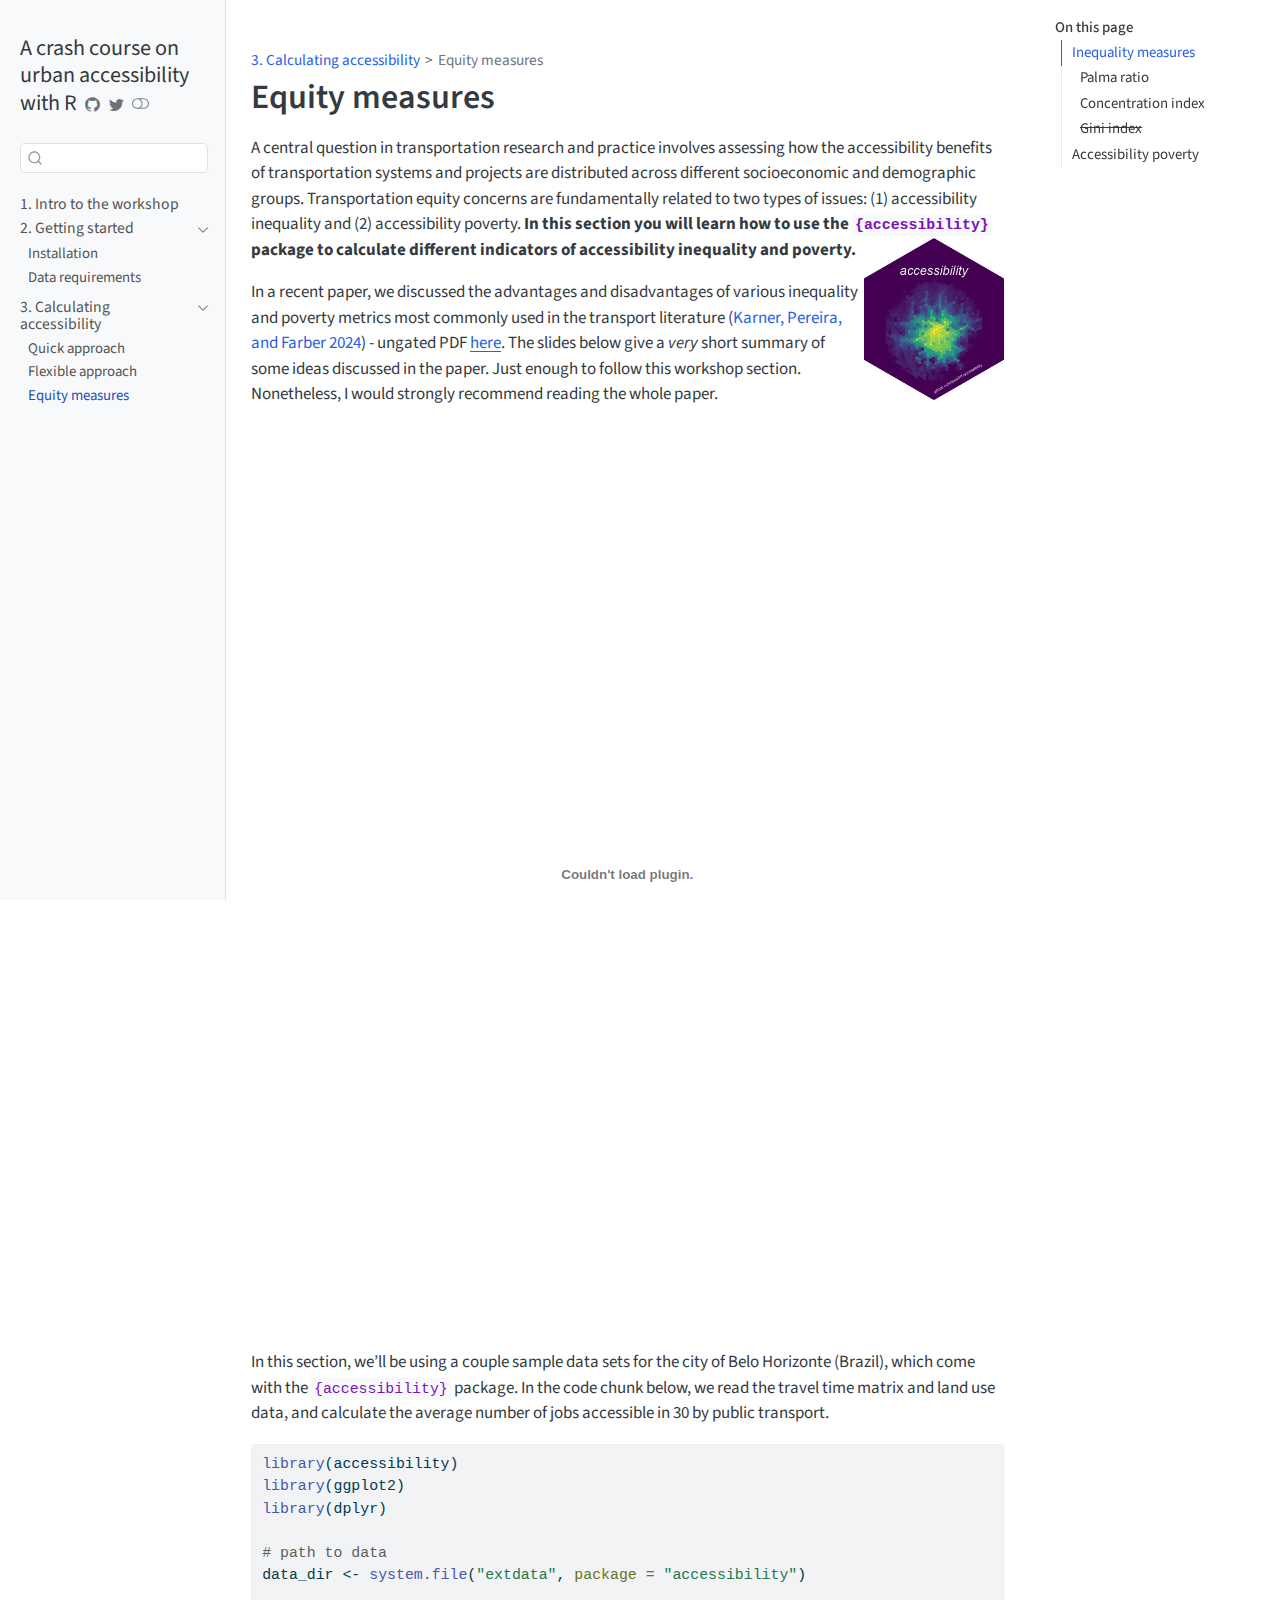
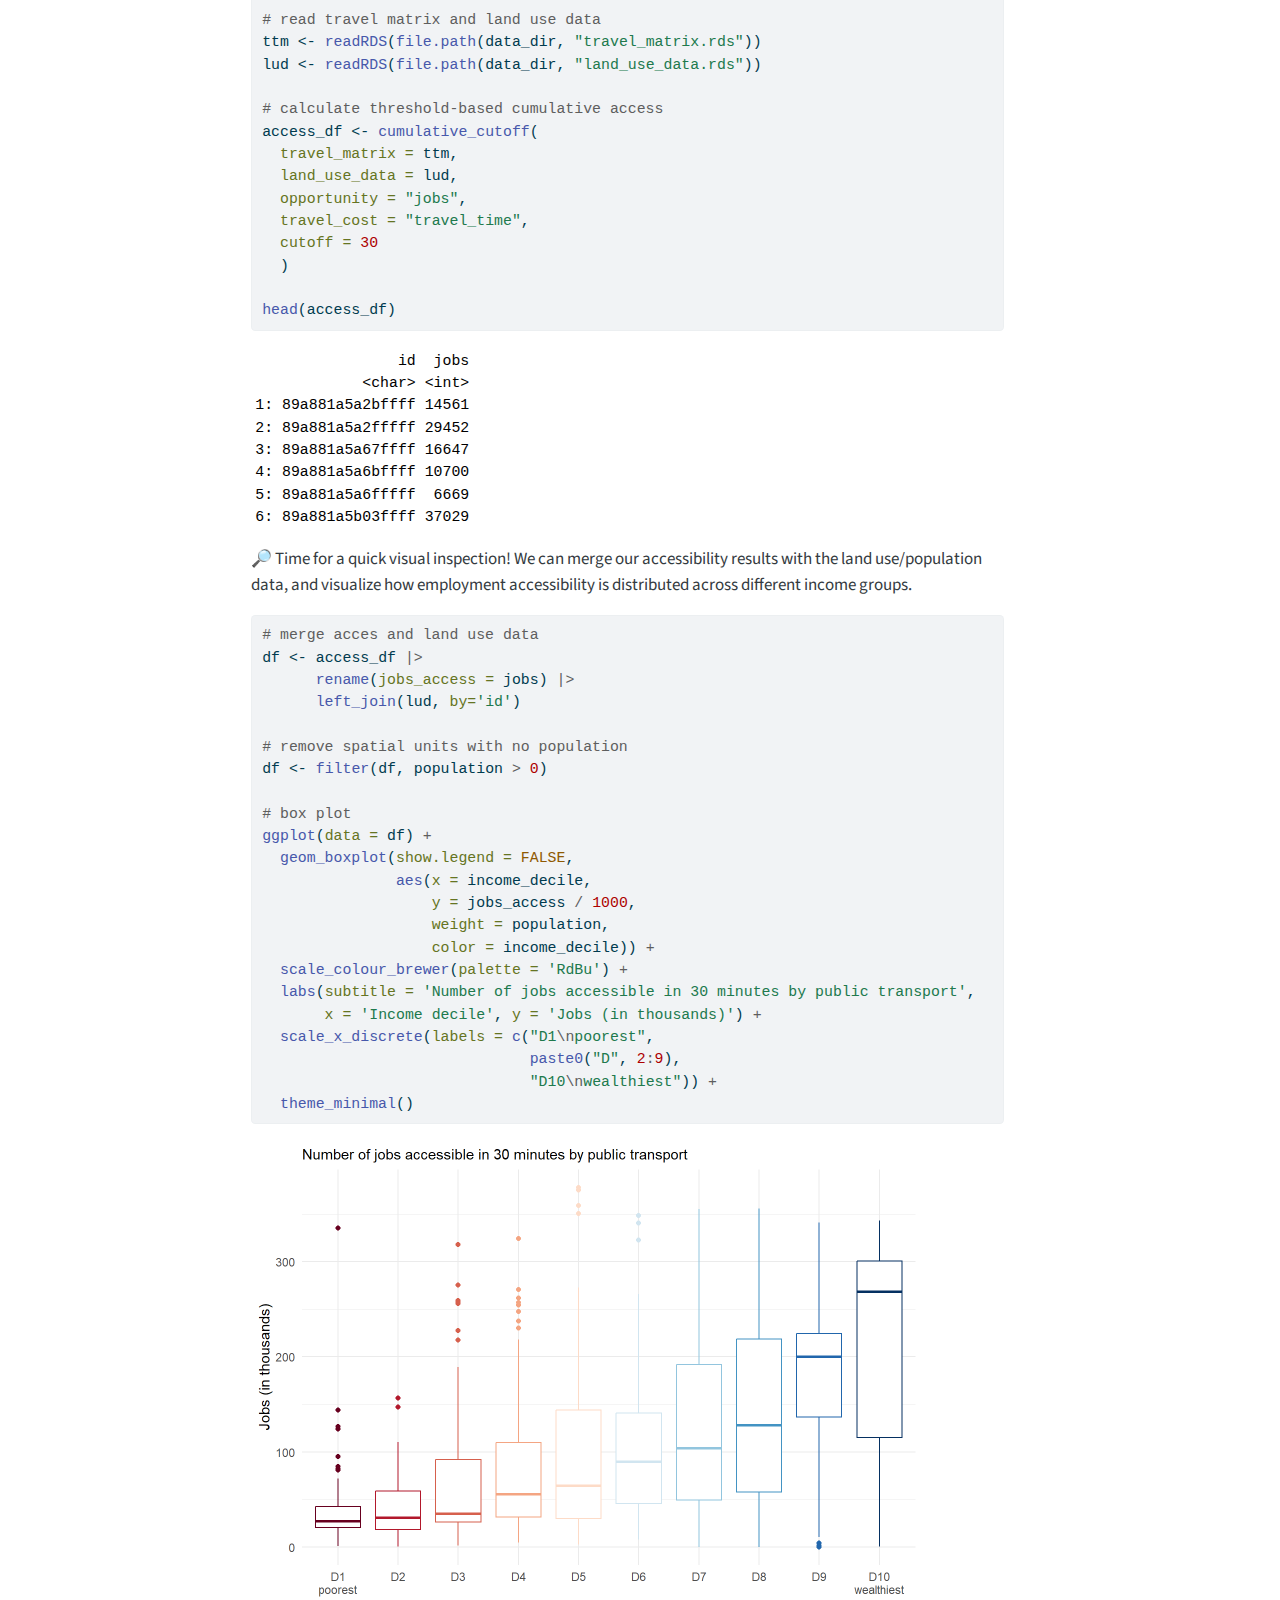
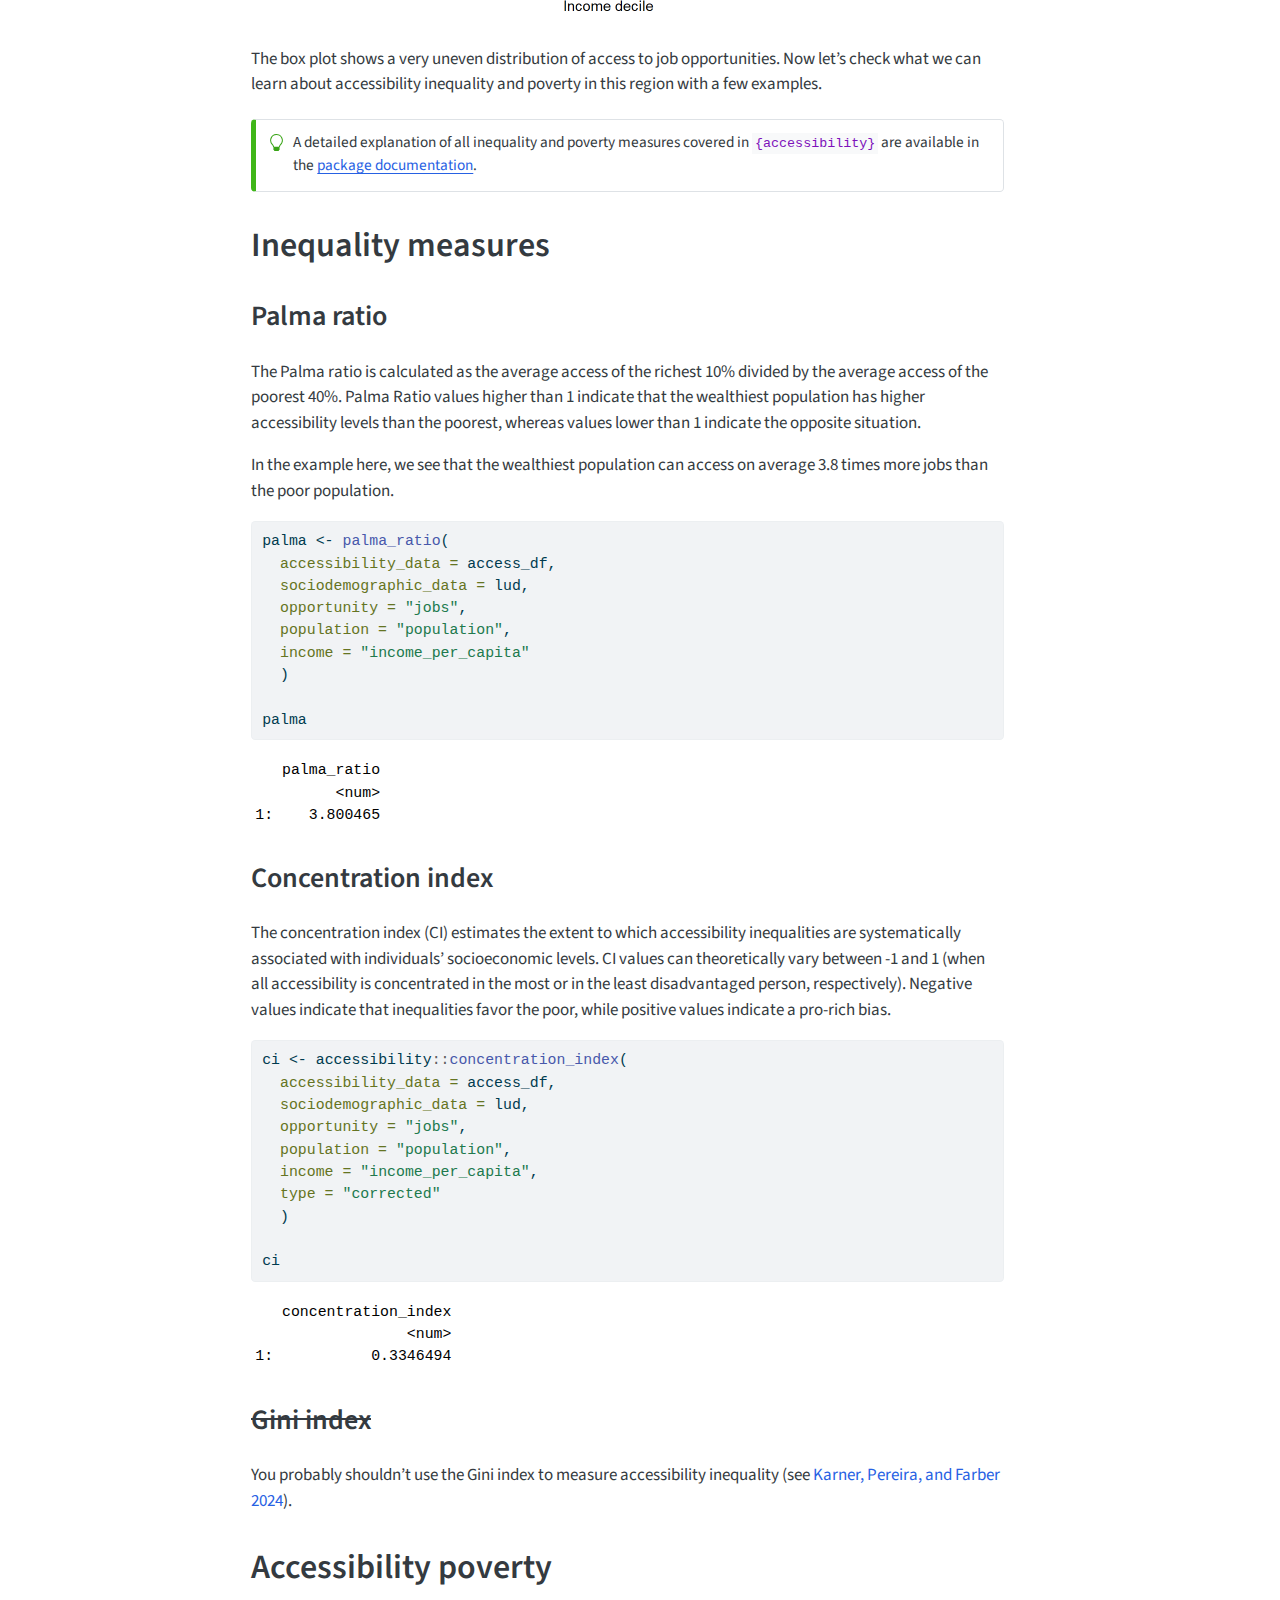
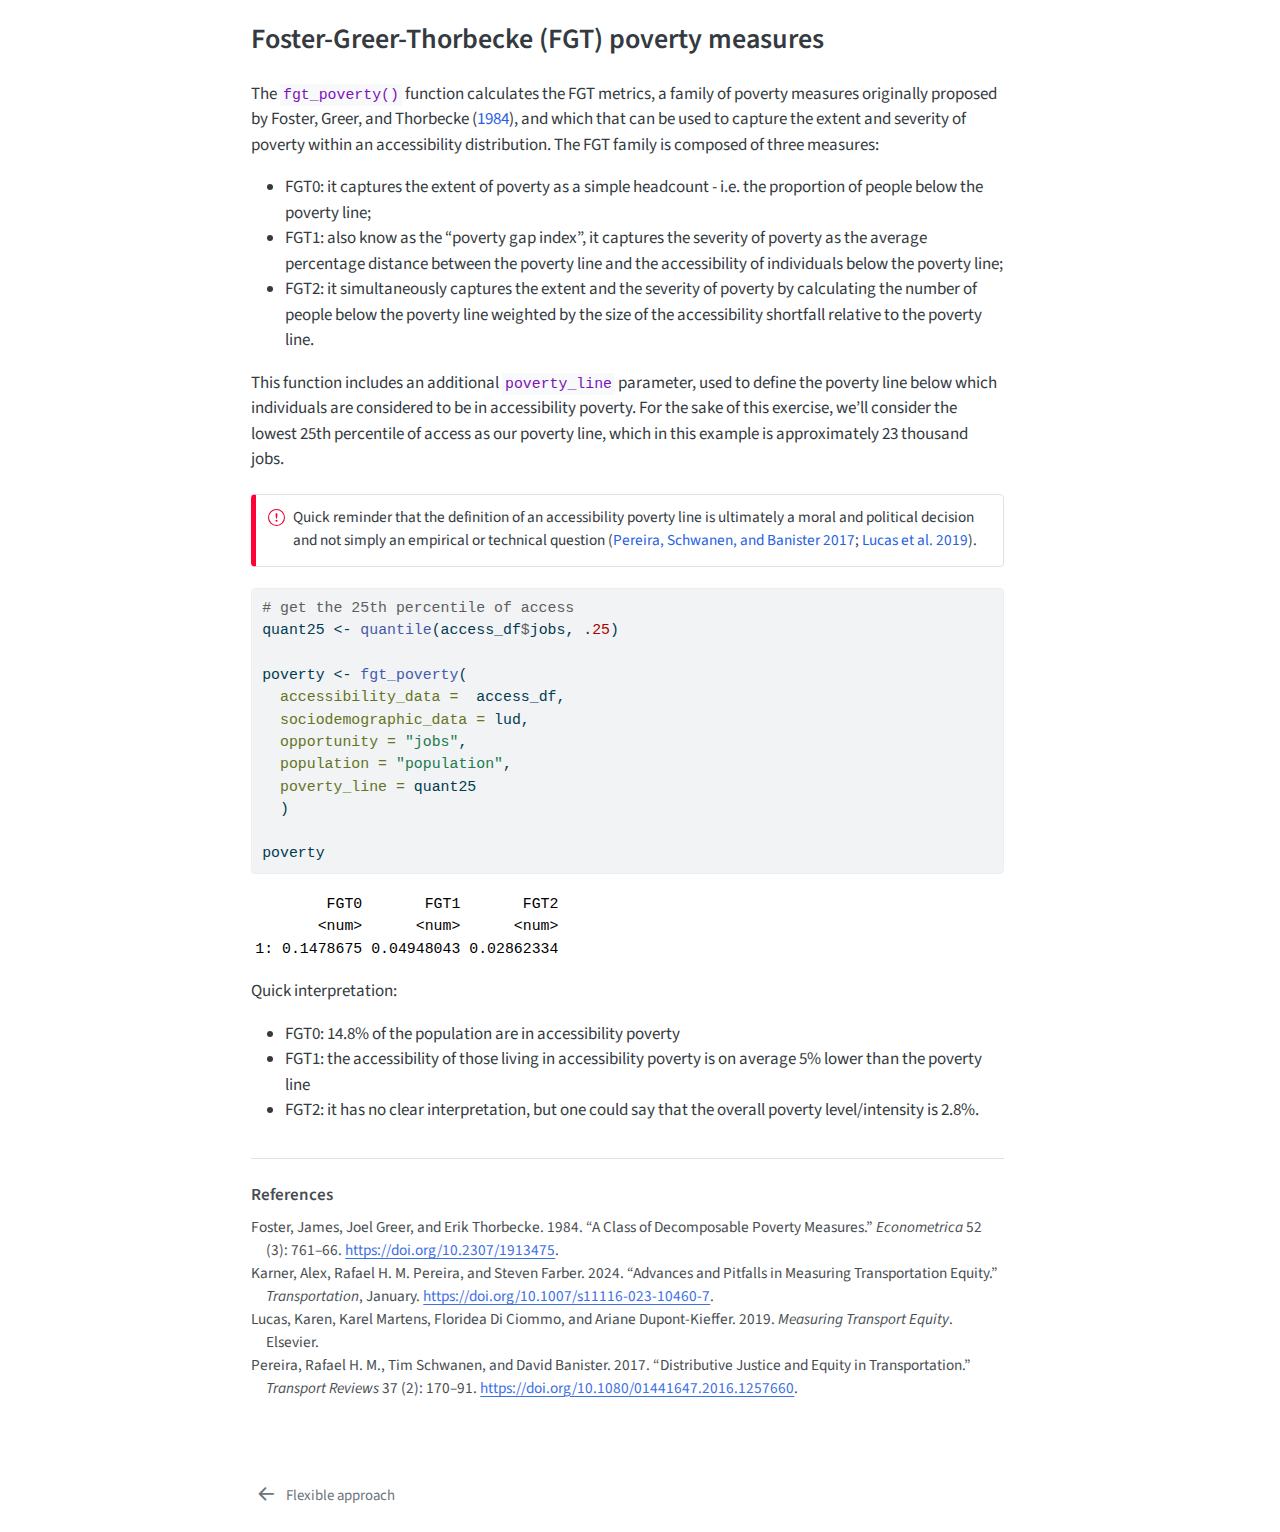
<file: docs/3.3_equity_measures.html>
<!DOCTYPE html>
<html xmlns="http://www.w3.org/1999/xhtml" lang="en" xml:lang="en"><head>

<meta charset="utf-8">
<meta name="generator" content="quarto-1.5.43">

<meta name="viewport" content="width=device-width, initial-scale=1.0, user-scalable=yes">


<title>A crash course on urban accessibility with R – Equity measures</title>
<style>
code{white-space: pre-wrap;}
span.smallcaps{font-variant: small-caps;}
div.columns{display: flex; gap: min(4vw, 1.5em);}
div.column{flex: auto; overflow-x: auto;}
div.hanging-indent{margin-left: 1.5em; text-indent: -1.5em;}
ul.task-list{list-style: none;}
ul.task-list li input[type="checkbox"] {
  width: 0.8em;
  margin: 0 0.8em 0.2em -1em; /* quarto-specific, see https://github.com/quarto-dev/quarto-cli/issues/4556 */ 
  vertical-align: middle;
}
/* CSS for syntax highlighting */
pre > code.sourceCode { white-space: pre; position: relative; }
pre > code.sourceCode > span { line-height: 1.25; }
pre > code.sourceCode > span:empty { height: 1.2em; }
.sourceCode { overflow: visible; }
code.sourceCode > span { color: inherit; text-decoration: inherit; }
div.sourceCode { margin: 1em 0; }
pre.sourceCode { margin: 0; }
@media screen {
div.sourceCode { overflow: auto; }
}
@media print {
pre > code.sourceCode { white-space: pre-wrap; }
pre > code.sourceCode > span { display: inline-block; text-indent: -5em; padding-left: 5em; }
}
pre.numberSource code
  { counter-reset: source-line 0; }
pre.numberSource code > span
  { position: relative; left: -4em; counter-increment: source-line; }
pre.numberSource code > span > a:first-child::before
  { content: counter(source-line);
    position: relative; left: -1em; text-align: right; vertical-align: baseline;
    border: none; display: inline-block;
    -webkit-touch-callout: none; -webkit-user-select: none;
    -khtml-user-select: none; -moz-user-select: none;
    -ms-user-select: none; user-select: none;
    padding: 0 4px; width: 4em;
  }
pre.numberSource { margin-left: 3em;  padding-left: 4px; }
div.sourceCode
  {   }
@media screen {
pre > code.sourceCode > span > a:first-child::before { text-decoration: underline; }
}
/* CSS for citations */
div.csl-bib-body { }
div.csl-entry {
  clear: both;
  margin-bottom: 0em;
}
.hanging-indent div.csl-entry {
  margin-left:2em;
  text-indent:-2em;
}
div.csl-left-margin {
  min-width:2em;
  float:left;
}
div.csl-right-inline {
  margin-left:2em;
  padding-left:1em;
}
div.csl-indent {
  margin-left: 2em;
}</style>


<script src="site_libs/quarto-nav/quarto-nav.js"></script>
<script src="site_libs/quarto-nav/headroom.min.js"></script>
<script src="site_libs/clipboard/clipboard.min.js"></script>
<script src="site_libs/quarto-search/autocomplete.umd.js"></script>
<script src="site_libs/quarto-search/fuse.min.js"></script>
<script src="site_libs/quarto-search/quarto-search.js"></script>
<meta name="quarto:offset" content="./">
<link href="./3.2_flexible_approach.html" rel="prev">
<link href=".//images/favicon.png" rel="icon" type="image/png">
<script src="site_libs/quarto-html/quarto.js"></script>
<script src="site_libs/quarto-html/popper.min.js"></script>
<script src="site_libs/quarto-html/tippy.umd.min.js"></script>
<link href="site_libs/quarto-html/tippy.css" rel="stylesheet">
<link href="site_libs/quarto-html/quarto-syntax-highlighting.css" rel="stylesheet" class="quarto-color-scheme" id="quarto-text-highlighting-styles">
<link href="site_libs/quarto-html/quarto-syntax-highlighting-dark.css" rel="prefetch" class="quarto-color-scheme quarto-color-alternate" id="quarto-text-highlighting-styles">
<script src="site_libs/bootstrap/bootstrap.min.js"></script>
<link href="site_libs/bootstrap/bootstrap-icons.css" rel="stylesheet">
<link href="site_libs/bootstrap/bootstrap.min.css" rel="stylesheet" class="quarto-color-scheme" id="quarto-bootstrap" data-mode="light">
<link href="site_libs/bootstrap/bootstrap-dark.min.css" rel="prefetch" class="quarto-color-scheme quarto-color-alternate" id="quarto-bootstrap" data-mode="dark">
<script id="quarto-search-options" type="application/json">{
  "location": "sidebar",
  "copy-button": false,
  "collapse-after": 3,
  "panel-placement": "start",
  "type": "textbox",
  "limit": 50,
  "keyboard-shortcut": [
    "f",
    "/",
    "s"
  ],
  "show-item-context": false,
  "language": {
    "search-no-results-text": "No results",
    "search-matching-documents-text": "matching documents",
    "search-copy-link-title": "Copy link to search",
    "search-hide-matches-text": "Hide additional matches",
    "search-more-match-text": "more match in this document",
    "search-more-matches-text": "more matches in this document",
    "search-clear-button-title": "Clear",
    "search-text-placeholder": "",
    "search-detached-cancel-button-title": "Cancel",
    "search-submit-button-title": "Submit",
    "search-label": "Search"
  }
}</script>


<link rel="stylesheet" href="styles.css">
</head>

<body class="nav-sidebar docked">

<div id="quarto-search-results"></div>
  <header id="quarto-header" class="headroom fixed-top">
  <nav class="quarto-secondary-nav">
    <div class="container-fluid d-flex">
      <button type="button" class="quarto-btn-toggle btn" data-bs-toggle="collapse" role="button" data-bs-target=".quarto-sidebar-collapse-item" aria-controls="quarto-sidebar" aria-expanded="false" aria-label="Toggle sidebar navigation" onclick="if (window.quartoToggleHeadroom) { window.quartoToggleHeadroom(); }">
        <i class="bi bi-layout-text-sidebar-reverse"></i>
      </button>
        <nav class="quarto-page-breadcrumbs" aria-label="breadcrumb"><ol class="breadcrumb"><li class="breadcrumb-item"><a href="./3.1_quick_approach.html">3. Calculating accessibility</a></li><li class="breadcrumb-item"><a href="./3.3_equity_measures.html">Equity measures</a></li></ol></nav>
        <a class="flex-grow-1" role="navigation" data-bs-toggle="collapse" data-bs-target=".quarto-sidebar-collapse-item" aria-controls="quarto-sidebar" aria-expanded="false" aria-label="Toggle sidebar navigation" onclick="if (window.quartoToggleHeadroom) { window.quartoToggleHeadroom(); }">      
        </a>
      <button type="button" class="btn quarto-search-button" aria-label="Search" onclick="window.quartoOpenSearch();">
        <i class="bi bi-search"></i>
      </button>
    </div>
  </nav>
</header>
<!-- content -->
<div id="quarto-content" class="quarto-container page-columns page-rows-contents page-layout-article">
<!-- sidebar -->
  <nav id="quarto-sidebar" class="sidebar collapse collapse-horizontal quarto-sidebar-collapse-item sidebar-navigation docked overflow-auto">
    <div class="pt-lg-2 mt-2 text-left sidebar-header">
    <div class="sidebar-title mb-0 py-0">
      <a href="./">A crash course on urban accessibility with R</a> 
        <div class="sidebar-tools-main tools-wide">
    <a href="https://github.com/ipeaGIT/access_workshop_eit_2024" title="Github" class="quarto-navigation-tool px-1" aria-label="Github"><i class="bi bi-github"></i></a>
    <a href="https://x.com/UrbanDemog" title="twitter" class="quarto-navigation-tool px-1" aria-label="twitter"><i class="bi bi-twitter"></i></a>
  <a href="" class="quarto-color-scheme-toggle quarto-navigation-tool  px-1" onclick="window.quartoToggleColorScheme(); return false;" title="Toggle dark mode"><i class="bi"></i></a>
</div>
    </div>
      </div>
        <div class="mt-2 flex-shrink-0 align-items-center">
        <div class="sidebar-search">
        <div id="quarto-search" class="" title="Search"></div>
        </div>
        </div>
    <div class="sidebar-menu-container"> 
    <ul class="list-unstyled mt-1">
        <li class="sidebar-item">
  <div class="sidebar-item-container"> 
  <a href="./index.html" class="sidebar-item-text sidebar-link">
 <span class="menu-text">1. Intro to the workshop</span></a>
  </div>
</li>
        <li class="sidebar-item sidebar-item-section">
      <div class="sidebar-item-container"> 
            <a class="sidebar-item-text sidebar-link text-start" data-bs-toggle="collapse" data-bs-target="#quarto-sidebar-section-1" role="navigation" aria-expanded="true">
 <span class="menu-text">2. Getting started</span></a>
          <a class="sidebar-item-toggle text-start" data-bs-toggle="collapse" data-bs-target="#quarto-sidebar-section-1" role="navigation" aria-expanded="true" aria-label="Toggle section">
            <i class="bi bi-chevron-right ms-2"></i>
          </a> 
      </div>
      <ul id="quarto-sidebar-section-1" class="collapse list-unstyled sidebar-section depth1 show">  
          <li class="sidebar-item">
  <div class="sidebar-item-container"> 
  <a href="./2.1_installation.html" class="sidebar-item-text sidebar-link">
 <span class="menu-text">Installation</span></a>
  </div>
</li>
          <li class="sidebar-item">
  <div class="sidebar-item-container"> 
  <a href="./2.2_data_requirements.html" class="sidebar-item-text sidebar-link">
 <span class="menu-text">Data requirements</span></a>
  </div>
</li>
      </ul>
  </li>
        <li class="sidebar-item sidebar-item-section">
      <div class="sidebar-item-container"> 
            <a class="sidebar-item-text sidebar-link text-start" data-bs-toggle="collapse" data-bs-target="#quarto-sidebar-section-2" role="navigation" aria-expanded="true">
 <span class="menu-text">3. Calculating accessibility</span></a>
          <a class="sidebar-item-toggle text-start" data-bs-toggle="collapse" data-bs-target="#quarto-sidebar-section-2" role="navigation" aria-expanded="true" aria-label="Toggle section">
            <i class="bi bi-chevron-right ms-2"></i>
          </a> 
      </div>
      <ul id="quarto-sidebar-section-2" class="collapse list-unstyled sidebar-section depth1 show">  
          <li class="sidebar-item">
  <div class="sidebar-item-container"> 
  <a href="./3.1_quick_approach.html" class="sidebar-item-text sidebar-link">
 <span class="menu-text">Quick approach</span></a>
  </div>
</li>
          <li class="sidebar-item">
  <div class="sidebar-item-container"> 
  <a href="./3.2_flexible_approach.html" class="sidebar-item-text sidebar-link">
 <span class="menu-text">Flexible approach</span></a>
  </div>
</li>
          <li class="sidebar-item">
  <div class="sidebar-item-container"> 
  <a href="./3.3_equity_measures.html" class="sidebar-item-text sidebar-link active">
 <span class="menu-text">Equity measures</span></a>
  </div>
</li>
      </ul>
  </li>
    </ul>
    </div>
</nav>
<div id="quarto-sidebar-glass" class="quarto-sidebar-collapse-item" data-bs-toggle="collapse" data-bs-target=".quarto-sidebar-collapse-item"></div>
<!-- margin-sidebar -->
    <div id="quarto-margin-sidebar" class="sidebar margin-sidebar">
        <nav id="TOC" role="doc-toc" class="toc-active">
    <h2 id="toc-title">On this page</h2>
  <ul>
  <li><a href="#inequality-measures" id="toc-inequality-measures" class="nav-link active" data-scroll-target="#inequality-measures">Inequality measures</a>
  <ul class="collapse">
  <li><a href="#palma-ratio" id="toc-palma-ratio" class="nav-link" data-scroll-target="#palma-ratio">Palma ratio</a></li>
  <li><a href="#concentration-index" id="toc-concentration-index" class="nav-link" data-scroll-target="#concentration-index">Concentration index</a></li>
  <li><a href="#gini-index" id="toc-gini-index" class="nav-link" data-scroll-target="#gini-index"><del>Gini index</del></a></li>
  </ul></li>
  <li><a href="#accessibility-poverty" id="toc-accessibility-poverty" class="nav-link" data-scroll-target="#accessibility-poverty">Accessibility poverty</a>
  <ul class="collapse">
  <li><a href="#foster-greer-thorbecke-fgt-poverty-measures" id="toc-foster-greer-thorbecke-fgt-poverty-measures" class="nav-link" data-scroll-target="#foster-greer-thorbecke-fgt-poverty-measures">Foster-Greer-Thorbecke (FGT) poverty measures</a></li>
  </ul></li>
  </ul>
</nav>
    </div>
<!-- main -->
<div class="quarto-about-solana column-body">
  <div class="about-entity">
    <div class="entity-contents">
      <header id="title-block-header" class="quarto-title-block default"><nav class="quarto-page-breadcrumbs quarto-title-breadcrumbs d-none d-lg-block" aria-label="breadcrumb"><ol class="breadcrumb"><li class="breadcrumb-item"><a href="./3.1_quick_approach.html">3. Calculating accessibility</a></li><li class="breadcrumb-item"><a href="./3.3_equity_measures.html">Equity measures</a></li></ol></nav>
<div class="quarto-title">
<h1 class="title">Equity measures</h1>
</div>
<div class="quarto-title-meta">
  </div>
</header> 
      <div class="about-contents"><main class="content" id="quarto-document-content">

<p>A central question in transportation research and practice involves assessing how the accessibility benefits of transportation systems and projects are distributed across different socioeconomic and demographic groups. Transportation equity concerns are fundamentally related to two types of issues: (1) accessibility inequality and (2) accessibility poverty. <strong>In this section you will learn how to use the <code>{accessibility}</code> package to calculate different indicators of accessibility inequality and poverty.</strong> <img align="right" src="./images/accessibility_logo.png?raw=true" alt="logo" width="140"></p>
<p>In a recent paper, we discussed the advantages and disadvantages of various inequality and poverty metrics most commonly used in the transport literature <span class="citation" data-cites="karner2024advances">(<a href="#ref-karner2024advances" role="doc-biblioref">Karner, Pereira, and Farber 2024</a>)</span> - ungated PDF <a href="https://www.urbandemographics.org/publication/2024_transp_measuring_transportation_equity/">here</a>. The slides below give a <em>very</em> short summary of some ideas discussed in the paper. Just enough to follow this workshop section. Nonetheless, I would strongly recommend reading the whole paper.</p>
<!-- Slides -->
<p>
<embed src="slides/3.3_equity_metrics.pdf" style="width:100.0%;height:100vh;">
</p>
<p>In this section, we’ll be using a couple sample data sets for the city of Belo Horizonte (Brazil), which come with the <code>{accessibility}</code> package. In the code chunk below, we read the travel time matrix and land use data, and calculate the average number of jobs accessible in 30 by public transport.</p>
<div class="cell">
<div class="sourceCode cell-code" id="cb1"><pre class="sourceCode r code-with-copy"><code class="sourceCode r"><span id="cb1-1"><a href="#cb1-1" aria-hidden="true" tabindex="-1"></a><span class="fu">library</span>(accessibility)</span>
<span id="cb1-2"><a href="#cb1-2" aria-hidden="true" tabindex="-1"></a><span class="fu">library</span>(ggplot2)</span>
<span id="cb1-3"><a href="#cb1-3" aria-hidden="true" tabindex="-1"></a><span class="fu">library</span>(dplyr)</span>
<span id="cb1-4"><a href="#cb1-4" aria-hidden="true" tabindex="-1"></a></span>
<span id="cb1-5"><a href="#cb1-5" aria-hidden="true" tabindex="-1"></a><span class="co"># path to data</span></span>
<span id="cb1-6"><a href="#cb1-6" aria-hidden="true" tabindex="-1"></a>data_dir <span class="ot">&lt;-</span> <span class="fu">system.file</span>(<span class="st">"extdata"</span>, <span class="at">package =</span> <span class="st">"accessibility"</span>)</span>
<span id="cb1-7"><a href="#cb1-7" aria-hidden="true" tabindex="-1"></a></span>
<span id="cb1-8"><a href="#cb1-8" aria-hidden="true" tabindex="-1"></a><span class="co"># read travel matrix and land use data</span></span>
<span id="cb1-9"><a href="#cb1-9" aria-hidden="true" tabindex="-1"></a>ttm <span class="ot">&lt;-</span> <span class="fu">readRDS</span>(<span class="fu">file.path</span>(data_dir, <span class="st">"travel_matrix.rds"</span>))</span>
<span id="cb1-10"><a href="#cb1-10" aria-hidden="true" tabindex="-1"></a>lud <span class="ot">&lt;-</span> <span class="fu">readRDS</span>(<span class="fu">file.path</span>(data_dir, <span class="st">"land_use_data.rds"</span>))</span>
<span id="cb1-11"><a href="#cb1-11" aria-hidden="true" tabindex="-1"></a></span>
<span id="cb1-12"><a href="#cb1-12" aria-hidden="true" tabindex="-1"></a><span class="co"># calculate threshold-based cumulative access</span></span>
<span id="cb1-13"><a href="#cb1-13" aria-hidden="true" tabindex="-1"></a>access_df <span class="ot">&lt;-</span> <span class="fu">cumulative_cutoff</span>(</span>
<span id="cb1-14"><a href="#cb1-14" aria-hidden="true" tabindex="-1"></a>  <span class="at">travel_matrix =</span> ttm,</span>
<span id="cb1-15"><a href="#cb1-15" aria-hidden="true" tabindex="-1"></a>  <span class="at">land_use_data =</span> lud,</span>
<span id="cb1-16"><a href="#cb1-16" aria-hidden="true" tabindex="-1"></a>  <span class="at">opportunity =</span> <span class="st">"jobs"</span>,</span>
<span id="cb1-17"><a href="#cb1-17" aria-hidden="true" tabindex="-1"></a>  <span class="at">travel_cost =</span> <span class="st">"travel_time"</span>,</span>
<span id="cb1-18"><a href="#cb1-18" aria-hidden="true" tabindex="-1"></a>  <span class="at">cutoff =</span> <span class="dv">30</span></span>
<span id="cb1-19"><a href="#cb1-19" aria-hidden="true" tabindex="-1"></a>  )</span>
<span id="cb1-20"><a href="#cb1-20" aria-hidden="true" tabindex="-1"></a></span>
<span id="cb1-21"><a href="#cb1-21" aria-hidden="true" tabindex="-1"></a><span class="fu">head</span>(access_df)</span></code><button title="Copy to Clipboard" class="code-copy-button"><i class="bi"></i></button></pre></div>
<div class="cell-output cell-output-stdout">
<pre><code>                id  jobs
            &lt;char&gt; &lt;int&gt;
1: 89a881a5a2bffff 14561
2: 89a881a5a2fffff 29452
3: 89a881a5a67ffff 16647
4: 89a881a5a6bffff 10700
5: 89a881a5a6fffff  6669
6: 89a881a5b03ffff 37029</code></pre>
</div>
</div>
<p><span class="emoji" data-emoji="mag_right">🔎</span> Time for a quick visual inspection! We can merge our accessibility results with the land use/population data, and visualize how employment accessibility is distributed across different income groups.</p>
<div class="cell">
<div class="sourceCode cell-code" id="cb3"><pre class="sourceCode r code-with-copy"><code class="sourceCode r"><span id="cb3-1"><a href="#cb3-1" aria-hidden="true" tabindex="-1"></a><span class="co"># merge acces and land use data</span></span>
<span id="cb3-2"><a href="#cb3-2" aria-hidden="true" tabindex="-1"></a>df <span class="ot">&lt;-</span> access_df <span class="sc">|&gt;</span></span>
<span id="cb3-3"><a href="#cb3-3" aria-hidden="true" tabindex="-1"></a>      <span class="fu">rename</span>(<span class="at">jobs_access =</span> jobs) <span class="sc">|&gt;</span></span>
<span id="cb3-4"><a href="#cb3-4" aria-hidden="true" tabindex="-1"></a>      <span class="fu">left_join</span>(lud, <span class="at">by=</span><span class="st">'id'</span>)</span>
<span id="cb3-5"><a href="#cb3-5" aria-hidden="true" tabindex="-1"></a></span>
<span id="cb3-6"><a href="#cb3-6" aria-hidden="true" tabindex="-1"></a><span class="co"># remove spatial units with no population</span></span>
<span id="cb3-7"><a href="#cb3-7" aria-hidden="true" tabindex="-1"></a>df <span class="ot">&lt;-</span> <span class="fu">filter</span>(df, population <span class="sc">&gt;</span> <span class="dv">0</span>)</span>
<span id="cb3-8"><a href="#cb3-8" aria-hidden="true" tabindex="-1"></a></span>
<span id="cb3-9"><a href="#cb3-9" aria-hidden="true" tabindex="-1"></a><span class="co"># box plot</span></span>
<span id="cb3-10"><a href="#cb3-10" aria-hidden="true" tabindex="-1"></a><span class="fu">ggplot</span>(<span class="at">data =</span> df) <span class="sc">+</span></span>
<span id="cb3-11"><a href="#cb3-11" aria-hidden="true" tabindex="-1"></a>  <span class="fu">geom_boxplot</span>(<span class="at">show.legend =</span> <span class="cn">FALSE</span>,</span>
<span id="cb3-12"><a href="#cb3-12" aria-hidden="true" tabindex="-1"></a>               <span class="fu">aes</span>(<span class="at">x =</span> income_decile, </span>
<span id="cb3-13"><a href="#cb3-13" aria-hidden="true" tabindex="-1"></a>                   <span class="at">y =</span> jobs_access <span class="sc">/</span> <span class="dv">1000</span>, </span>
<span id="cb3-14"><a href="#cb3-14" aria-hidden="true" tabindex="-1"></a>                   <span class="at">weight =</span> population, </span>
<span id="cb3-15"><a href="#cb3-15" aria-hidden="true" tabindex="-1"></a>                   <span class="at">color =</span> income_decile)) <span class="sc">+</span></span>
<span id="cb3-16"><a href="#cb3-16" aria-hidden="true" tabindex="-1"></a>  <span class="fu">scale_colour_brewer</span>(<span class="at">palette =</span> <span class="st">'RdBu'</span>) <span class="sc">+</span> </span>
<span id="cb3-17"><a href="#cb3-17" aria-hidden="true" tabindex="-1"></a>  <span class="fu">labs</span>(<span class="at">subtitle =</span> <span class="st">'Number of jobs accessible in 30 minutes by public transport'</span>,</span>
<span id="cb3-18"><a href="#cb3-18" aria-hidden="true" tabindex="-1"></a>       <span class="at">x =</span> <span class="st">'Income decile'</span>, <span class="at">y =</span> <span class="st">'Jobs (in thousands)'</span>) <span class="sc">+</span></span>
<span id="cb3-19"><a href="#cb3-19" aria-hidden="true" tabindex="-1"></a>  <span class="fu">scale_x_discrete</span>(<span class="at">labels =</span> <span class="fu">c</span>(<span class="st">"D1</span><span class="sc">\n</span><span class="st">poorest"</span>, </span>
<span id="cb3-20"><a href="#cb3-20" aria-hidden="true" tabindex="-1"></a>                              <span class="fu">paste0</span>(<span class="st">"D"</span>, <span class="dv">2</span><span class="sc">:</span><span class="dv">9</span>), </span>
<span id="cb3-21"><a href="#cb3-21" aria-hidden="true" tabindex="-1"></a>                              <span class="st">"D10</span><span class="sc">\n</span><span class="st">wealthiest"</span>)) <span class="sc">+</span></span>
<span id="cb3-22"><a href="#cb3-22" aria-hidden="true" tabindex="-1"></a>  <span class="fu">theme_minimal</span>()</span></code><button title="Copy to Clipboard" class="code-copy-button"><i class="bi"></i></button></pre></div>
<div class="cell-output-display">
<div>
<figure class="figure">
<p><img src="3.3_equity_measures_files/figure-html/unnamed-chunk-2-1.png" class="img-fluid figure-img" width="672"></p>
</figure>
</div>
</div>
</div>
<p>The box plot shows a very uneven distribution of access to job opportunities. Now let’s check what we can learn about accessibility inequality and poverty in this region with a few examples.</p>
<div class="callout callout-style-simple callout-tip">
<div class="callout-body d-flex">
<div class="callout-icon-container">
<i class="callout-icon"></i>
</div>
<div class="callout-body-container">
<p>A detailed explanation of all inequality and poverty measures covered in <code>{accessibility}</code> are available in the <a href="https://ipeagit.github.io/accessibility/articles/inequality_and_poverty.html">package documentation</a>.</p>
</div>
</div>
</div>
<section id="inequality-measures" class="level1">
<h1>Inequality measures</h1>
<section id="palma-ratio" class="level2">
<h2 data-anchor-id="palma-ratio">Palma ratio</h2>
<p>The Palma ratio is calculated as the average access of the richest 10% divided by the average access of the poorest 40%. Palma Ratio values higher than 1 indicate that the wealthiest population has higher accessibility levels than the poorest, whereas values lower than 1 indicate the opposite situation.</p>
<p>In the example here, we see that the wealthiest population can access on average 3.8 times more jobs than the poor population.</p>
<div class="cell">
<div class="sourceCode cell-code" id="cb4"><pre class="sourceCode r code-with-copy"><code class="sourceCode r"><span id="cb4-1"><a href="#cb4-1" aria-hidden="true" tabindex="-1"></a>palma <span class="ot">&lt;-</span> <span class="fu">palma_ratio</span>(</span>
<span id="cb4-2"><a href="#cb4-2" aria-hidden="true" tabindex="-1"></a>  <span class="at">accessibility_data =</span> access_df,</span>
<span id="cb4-3"><a href="#cb4-3" aria-hidden="true" tabindex="-1"></a>  <span class="at">sociodemographic_data =</span> lud,</span>
<span id="cb4-4"><a href="#cb4-4" aria-hidden="true" tabindex="-1"></a>  <span class="at">opportunity =</span> <span class="st">"jobs"</span>,</span>
<span id="cb4-5"><a href="#cb4-5" aria-hidden="true" tabindex="-1"></a>  <span class="at">population =</span> <span class="st">"population"</span>,</span>
<span id="cb4-6"><a href="#cb4-6" aria-hidden="true" tabindex="-1"></a>  <span class="at">income =</span> <span class="st">"income_per_capita"</span></span>
<span id="cb4-7"><a href="#cb4-7" aria-hidden="true" tabindex="-1"></a>  )</span>
<span id="cb4-8"><a href="#cb4-8" aria-hidden="true" tabindex="-1"></a></span>
<span id="cb4-9"><a href="#cb4-9" aria-hidden="true" tabindex="-1"></a>palma</span></code><button title="Copy to Clipboard" class="code-copy-button"><i class="bi"></i></button></pre></div>
<div class="cell-output cell-output-stdout">
<pre><code>   palma_ratio
         &lt;num&gt;
1:    3.800465</code></pre>
</div>
</div>
</section>
<section id="concentration-index" class="level2">
<h2 data-anchor-id="concentration-index">Concentration index</h2>
<p>The concentration index (CI) estimates the extent to which accessibility inequalities are systematically associated with individuals’ socioeconomic levels. CI values can theoretically vary between -1 and 1 (when all accessibility is concentrated in the most or in the least disadvantaged person, respectively). Negative values indicate that inequalities favor the poor, while positive values indicate a pro-rich bias.</p>
<div class="cell">
<div class="sourceCode cell-code" id="cb6"><pre class="sourceCode r code-with-copy"><code class="sourceCode r"><span id="cb6-1"><a href="#cb6-1" aria-hidden="true" tabindex="-1"></a>ci <span class="ot">&lt;-</span> accessibility<span class="sc">::</span><span class="fu">concentration_index</span>(</span>
<span id="cb6-2"><a href="#cb6-2" aria-hidden="true" tabindex="-1"></a>  <span class="at">accessibility_data =</span> access_df,</span>
<span id="cb6-3"><a href="#cb6-3" aria-hidden="true" tabindex="-1"></a>  <span class="at">sociodemographic_data =</span> lud,</span>
<span id="cb6-4"><a href="#cb6-4" aria-hidden="true" tabindex="-1"></a>  <span class="at">opportunity =</span> <span class="st">"jobs"</span>,</span>
<span id="cb6-5"><a href="#cb6-5" aria-hidden="true" tabindex="-1"></a>  <span class="at">population =</span> <span class="st">"population"</span>,</span>
<span id="cb6-6"><a href="#cb6-6" aria-hidden="true" tabindex="-1"></a>  <span class="at">income =</span> <span class="st">"income_per_capita"</span>,</span>
<span id="cb6-7"><a href="#cb6-7" aria-hidden="true" tabindex="-1"></a>  <span class="at">type =</span> <span class="st">"corrected"</span></span>
<span id="cb6-8"><a href="#cb6-8" aria-hidden="true" tabindex="-1"></a>  )</span>
<span id="cb6-9"><a href="#cb6-9" aria-hidden="true" tabindex="-1"></a></span>
<span id="cb6-10"><a href="#cb6-10" aria-hidden="true" tabindex="-1"></a>ci</span></code><button title="Copy to Clipboard" class="code-copy-button"><i class="bi"></i></button></pre></div>
<div class="cell-output cell-output-stdout">
<pre><code>   concentration_index
                 &lt;num&gt;
1:           0.3346494</code></pre>
</div>
</div>
</section>
<section id="gini-index" class="level2">
<h2 data-anchor-id="gini-index"><del>Gini index</del></h2>
<p>You probably shouldn’t use the Gini index to measure accessibility inequality <span class="citation" data-cites="karner2024advances">(see <a href="#ref-karner2024advances" role="doc-biblioref">Karner, Pereira, and Farber 2024</a>)</span>.</p>
</section>
</section>
<section id="accessibility-poverty" class="level1">
<h1>Accessibility poverty</h1>
<section id="foster-greer-thorbecke-fgt-poverty-measures" class="level2">
<h2 data-anchor-id="foster-greer-thorbecke-fgt-poverty-measures">Foster-Greer-Thorbecke (FGT) poverty measures</h2>
<p>The <code>fgt_poverty()</code> function calculates the FGT metrics, a family of poverty measures originally proposed by <span class="citation" data-cites="foster1984class">Foster, Greer, and Thorbecke (<a href="#ref-foster1984class" role="doc-biblioref">1984</a>)</span>, and which that can be used to capture the extent and severity of poverty within an accessibility distribution. The FGT family is composed of three measures:</p>
<ul>
<li>FGT0: it captures the extent of poverty as a simple headcount - i.e.&nbsp;the proportion of people below the poverty line;</li>
<li>FGT1: also know as the “poverty gap index”, it captures the severity of poverty as the average percentage distance between the poverty line and the accessibility of individuals below the poverty line;</li>
<li>FGT2: it simultaneously captures the extent and the severity of poverty by calculating the number of people below the poverty line weighted by the size of the accessibility shortfall relative to the poverty line.</li>
</ul>
<p>This function includes an additional <code>poverty_line</code> parameter, used to define the poverty line below which individuals are considered to be in accessibility poverty. For the sake of this exercise, we’ll consider the lowest 25th percentile of access as our poverty line, which in this example is approximately 23 thousand jobs.</p>
<div class="callout callout-style-simple callout-important">
<div class="callout-body d-flex">
<div class="callout-icon-container">
<i class="callout-icon"></i>
</div>
<div class="callout-body-container">
<p>Quick reminder that the definition of an accessibility poverty line is ultimately a moral and political decision and not simply an empirical or technical question <span class="citation" data-cites="pereira2017distributive lucas2019measuring">(<a href="#ref-pereira2017distributive" role="doc-biblioref">Pereira, Schwanen, and Banister 2017</a>; <a href="#ref-lucas2019measuring" role="doc-biblioref">Lucas et al. 2019</a>)</span>.</p>
</div>
</div>
</div>
<div class="cell">
<div class="sourceCode cell-code" id="cb8"><pre class="sourceCode r code-with-copy"><code class="sourceCode r"><span id="cb8-1"><a href="#cb8-1" aria-hidden="true" tabindex="-1"></a><span class="co"># get the 25th percentile of access</span></span>
<span id="cb8-2"><a href="#cb8-2" aria-hidden="true" tabindex="-1"></a>quant25 <span class="ot">&lt;-</span> <span class="fu">quantile</span>(access_df<span class="sc">$</span>jobs, .<span class="dv">25</span>)</span>
<span id="cb8-3"><a href="#cb8-3" aria-hidden="true" tabindex="-1"></a></span>
<span id="cb8-4"><a href="#cb8-4" aria-hidden="true" tabindex="-1"></a>poverty <span class="ot">&lt;-</span> <span class="fu">fgt_poverty</span>(</span>
<span id="cb8-5"><a href="#cb8-5" aria-hidden="true" tabindex="-1"></a>  <span class="at">accessibility_data =</span>  access_df,</span>
<span id="cb8-6"><a href="#cb8-6" aria-hidden="true" tabindex="-1"></a>  <span class="at">sociodemographic_data =</span> lud,</span>
<span id="cb8-7"><a href="#cb8-7" aria-hidden="true" tabindex="-1"></a>  <span class="at">opportunity =</span> <span class="st">"jobs"</span>,</span>
<span id="cb8-8"><a href="#cb8-8" aria-hidden="true" tabindex="-1"></a>  <span class="at">population =</span> <span class="st">"population"</span>,</span>
<span id="cb8-9"><a href="#cb8-9" aria-hidden="true" tabindex="-1"></a>  <span class="at">poverty_line =</span> quant25</span>
<span id="cb8-10"><a href="#cb8-10" aria-hidden="true" tabindex="-1"></a>  )</span>
<span id="cb8-11"><a href="#cb8-11" aria-hidden="true" tabindex="-1"></a></span>
<span id="cb8-12"><a href="#cb8-12" aria-hidden="true" tabindex="-1"></a>poverty</span></code><button title="Copy to Clipboard" class="code-copy-button"><i class="bi"></i></button></pre></div>
<div class="cell-output cell-output-stdout">
<pre><code>        FGT0       FGT1       FGT2
       &lt;num&gt;      &lt;num&gt;      &lt;num&gt;
1: 0.1478675 0.04948043 0.02862334</code></pre>
</div>
</div>
<p>Quick interpretation:</p>
<ul>
<li>FGT0: 14.8% of the population are in accessibility poverty</li>
<li>FGT1: the accessibility of those living in accessibility poverty is on average 5% lower than the poverty line</li>
<li>FGT2: it has no clear interpretation, but one could say that the overall poverty level/intensity is 2.8%.</li>
</ul>



</section>
</section>
<div id="quarto-appendix" class="default"><section class="quarto-appendix-contents" role="doc-bibliography" id="quarto-bibliography"><h2 class="anchored quarto-appendix-heading">References</h2><div id="refs" class="references csl-bib-body hanging-indent" data-entry-spacing="0" role="list">
<div id="ref-foster1984class" class="csl-entry" role="listitem">
Foster, James, Joel Greer, and Erik Thorbecke. 1984. <span>“A <span>Class</span> of <span>Decomposable Poverty Measures</span>.”</span> <em>Econometrica</em> 52 (3): 761–66. <a href="https://doi.org/10.2307/1913475">https://doi.org/10.2307/1913475</a>.
</div>
<div id="ref-karner2024advances" class="csl-entry" role="listitem">
Karner, Alex, Rafael H. M. Pereira, and Steven Farber. 2024. <span>“Advances and Pitfalls in Measuring Transportation Equity.”</span> <em>Transportation</em>, January. <a href="https://doi.org/10.1007/s11116-023-10460-7">https://doi.org/10.1007/s11116-023-10460-7</a>.
</div>
<div id="ref-lucas2019measuring" class="csl-entry" role="listitem">
Lucas, Karen, Karel Martens, Floridea Di Ciommo, and Ariane Dupont-Kieffer. 2019. <em>Measuring Transport Equity</em>. Elsevier.
</div>
<div id="ref-pereira2017distributive" class="csl-entry" role="listitem">
Pereira, Rafael H. M., Tim Schwanen, and David Banister. 2017. <span>“Distributive Justice and Equity in Transportation.”</span> <em>Transport Reviews</em> 37 (2): 170–91. <a href="https://doi.org/10.1080/01441647.2016.1257660">https://doi.org/10.1080/01441647.2016.1257660</a>.
</div>
</div></section></div></main></div>
    </div>
  </div>
</div>
 <!-- /main -->
<script id="quarto-html-after-body" type="application/javascript">
window.document.addEventListener("DOMContentLoaded", function (event) {
  const toggleBodyColorMode = (bsSheetEl) => {
    const mode = bsSheetEl.getAttribute("data-mode");
    const bodyEl = window.document.querySelector("body");
    if (mode === "dark") {
      bodyEl.classList.add("quarto-dark");
      bodyEl.classList.remove("quarto-light");
    } else {
      bodyEl.classList.add("quarto-light");
      bodyEl.classList.remove("quarto-dark");
    }
  }
  const toggleBodyColorPrimary = () => {
    const bsSheetEl = window.document.querySelector("link#quarto-bootstrap");
    if (bsSheetEl) {
      toggleBodyColorMode(bsSheetEl);
    }
  }
  toggleBodyColorPrimary();  
  const disableStylesheet = (stylesheets) => {
    for (let i=0; i < stylesheets.length; i++) {
      const stylesheet = stylesheets[i];
      stylesheet.rel = 'prefetch';
    }
  }
  const enableStylesheet = (stylesheets) => {
    for (let i=0; i < stylesheets.length; i++) {
      const stylesheet = stylesheets[i];
      stylesheet.rel = 'stylesheet';
    }
  }
  const manageTransitions = (selector, allowTransitions) => {
    const els = window.document.querySelectorAll(selector);
    for (let i=0; i < els.length; i++) {
      const el = els[i];
      if (allowTransitions) {
        el.classList.remove('notransition');
      } else {
        el.classList.add('notransition');
      }
    }
  }
  const toggleGiscusIfUsed = (isAlternate, darkModeDefault) => {
    const baseTheme = document.querySelector('#giscus-base-theme')?.value ?? 'light';
    const alternateTheme = document.querySelector('#giscus-alt-theme')?.value ?? 'dark';
    let newTheme = '';
    if(darkModeDefault) {
      newTheme = isAlternate ? baseTheme : alternateTheme;
    } else {
      newTheme = isAlternate ? alternateTheme : baseTheme;
    }
    const changeGiscusTheme = () => {
      // From: https://github.com/giscus/giscus/issues/336
      const sendMessage = (message) => {
        const iframe = document.querySelector('iframe.giscus-frame');
        if (!iframe) return;
        iframe.contentWindow.postMessage({ giscus: message }, 'https://giscus.app');
      }
      sendMessage({
        setConfig: {
          theme: newTheme
        }
      });
    }
    const isGiscussLoaded = window.document.querySelector('iframe.giscus-frame') !== null;
    if (isGiscussLoaded) {
      changeGiscusTheme();
    }
  }
  const toggleColorMode = (alternate) => {
    // Switch the stylesheets
    const alternateStylesheets = window.document.querySelectorAll('link.quarto-color-scheme.quarto-color-alternate');
    manageTransitions('#quarto-margin-sidebar .nav-link', false);
    if (alternate) {
      enableStylesheet(alternateStylesheets);
      for (const sheetNode of alternateStylesheets) {
        if (sheetNode.id === "quarto-bootstrap") {
          toggleBodyColorMode(sheetNode);
        }
      }
    } else {
      disableStylesheet(alternateStylesheets);
      toggleBodyColorPrimary();
    }
    manageTransitions('#quarto-margin-sidebar .nav-link', true);
    // Switch the toggles
    const toggles = window.document.querySelectorAll('.quarto-color-scheme-toggle');
    for (let i=0; i < toggles.length; i++) {
      const toggle = toggles[i];
      if (toggle) {
        if (alternate) {
          toggle.classList.add("alternate");     
        } else {
          toggle.classList.remove("alternate");
        }
      }
    }
    // Hack to workaround the fact that safari doesn't
    // properly recolor the scrollbar when toggling (#1455)
    if (navigator.userAgent.indexOf('Safari') > 0 && navigator.userAgent.indexOf('Chrome') == -1) {
      manageTransitions("body", false);
      window.scrollTo(0, 1);
      setTimeout(() => {
        window.scrollTo(0, 0);
        manageTransitions("body", true);
      }, 40);  
    }
  }
  const isFileUrl = () => { 
    return window.location.protocol === 'file:';
  }
  const hasAlternateSentinel = () => {  
    let styleSentinel = getColorSchemeSentinel();
    if (styleSentinel !== null) {
      return styleSentinel === "alternate";
    } else {
      return false;
    }
  }
  const setStyleSentinel = (alternate) => {
    const value = alternate ? "alternate" : "default";
    if (!isFileUrl()) {
      window.localStorage.setItem("quarto-color-scheme", value);
    } else {
      localAlternateSentinel = value;
    }
  }
  const getColorSchemeSentinel = () => {
    if (!isFileUrl()) {
      const storageValue = window.localStorage.getItem("quarto-color-scheme");
      return storageValue != null ? storageValue : localAlternateSentinel;
    } else {
      return localAlternateSentinel;
    }
  }
  const darkModeDefault = false;
  let localAlternateSentinel = darkModeDefault ? 'alternate' : 'default';
  // Dark / light mode switch
  window.quartoToggleColorScheme = () => {
    // Read the current dark / light value 
    let toAlternate = !hasAlternateSentinel();
    toggleColorMode(toAlternate);
    setStyleSentinel(toAlternate);
    toggleGiscusIfUsed(toAlternate, darkModeDefault);
  };
  // Ensure there is a toggle, if there isn't float one in the top right
  if (window.document.querySelector('.quarto-color-scheme-toggle') === null) {
    const a = window.document.createElement('a');
    a.classList.add('top-right');
    a.classList.add('quarto-color-scheme-toggle');
    a.href = "";
    a.onclick = function() { try { window.quartoToggleColorScheme(); } catch {} return false; };
    const i = window.document.createElement("i");
    i.classList.add('bi');
    a.appendChild(i);
    window.document.body.appendChild(a);
  }
  // Switch to dark mode if need be
  if (hasAlternateSentinel()) {
    toggleColorMode(true);
  } else {
    toggleColorMode(false);
  }
  const isCodeAnnotation = (el) => {
    for (const clz of el.classList) {
      if (clz.startsWith('code-annotation-')) {                     
        return true;
      }
    }
    return false;
  }
  const onCopySuccess = function(e) {
    // button target
    const button = e.trigger;
    // don't keep focus
    button.blur();
    // flash "checked"
    button.classList.add('code-copy-button-checked');
    var currentTitle = button.getAttribute("title");
    button.setAttribute("title", "Copied!");
    let tooltip;
    if (window.bootstrap) {
      button.setAttribute("data-bs-toggle", "tooltip");
      button.setAttribute("data-bs-placement", "left");
      button.setAttribute("data-bs-title", "Copied!");
      tooltip = new bootstrap.Tooltip(button, 
        { trigger: "manual", 
          customClass: "code-copy-button-tooltip",
          offset: [0, -8]});
      tooltip.show();    
    }
    setTimeout(function() {
      if (tooltip) {
        tooltip.hide();
        button.removeAttribute("data-bs-title");
        button.removeAttribute("data-bs-toggle");
        button.removeAttribute("data-bs-placement");
      }
      button.setAttribute("title", currentTitle);
      button.classList.remove('code-copy-button-checked');
    }, 1000);
    // clear code selection
    e.clearSelection();
  }
  const getTextToCopy = function(trigger) {
      const codeEl = trigger.previousElementSibling.cloneNode(true);
      for (const childEl of codeEl.children) {
        if (isCodeAnnotation(childEl)) {
          childEl.remove();
        }
      }
      return codeEl.innerText;
  }
  const clipboard = new window.ClipboardJS('.code-copy-button:not([data-in-quarto-modal])', {
    text: getTextToCopy
  });
  clipboard.on('success', onCopySuccess);
  if (window.document.getElementById('quarto-embedded-source-code-modal')) {
    // For code content inside modals, clipBoardJS needs to be initialized with a container option
    // TODO: Check when it could be a function (https://github.com/zenorocha/clipboard.js/issues/860)
    const clipboardModal = new window.ClipboardJS('.code-copy-button[data-in-quarto-modal]', {
      text: getTextToCopy,
      container: window.document.getElementById('quarto-embedded-source-code-modal')
    });
    clipboardModal.on('success', onCopySuccess);
  }
    var localhostRegex = new RegExp(/^(?:http|https):\/\/localhost\:?[0-9]*\//);
    var mailtoRegex = new RegExp(/^mailto:/);
      var filterRegex = new RegExp("https:\/\/ipeagit\.github\.io\/access_workshop_eit_2024\/");
    var isInternal = (href) => {
        return filterRegex.test(href) || localhostRegex.test(href) || mailtoRegex.test(href);
    }
    // Inspect non-navigation links and adorn them if external
 	var links = window.document.querySelectorAll('a[href]:not(.nav-link):not(.navbar-brand):not(.toc-action):not(.sidebar-link):not(.sidebar-item-toggle):not(.pagination-link):not(.no-external):not([aria-hidden]):not(.dropdown-item):not(.quarto-navigation-tool):not(.about-link)');
    for (var i=0; i<links.length; i++) {
      const link = links[i];
      if (!isInternal(link.href)) {
        // undo the damage that might have been done by quarto-nav.js in the case of
        // links that we want to consider external
        if (link.dataset.originalHref !== undefined) {
          link.href = link.dataset.originalHref;
        }
      }
    }
  function tippyHover(el, contentFn, onTriggerFn, onUntriggerFn) {
    const config = {
      allowHTML: true,
      maxWidth: 500,
      delay: 100,
      arrow: false,
      appendTo: function(el) {
          return el.parentElement;
      },
      interactive: true,
      interactiveBorder: 10,
      theme: 'quarto',
      placement: 'bottom-start',
    };
    if (contentFn) {
      config.content = contentFn;
    }
    if (onTriggerFn) {
      config.onTrigger = onTriggerFn;
    }
    if (onUntriggerFn) {
      config.onUntrigger = onUntriggerFn;
    }
    window.tippy(el, config); 
  }
  const noterefs = window.document.querySelectorAll('a[role="doc-noteref"]');
  for (var i=0; i<noterefs.length; i++) {
    const ref = noterefs[i];
    tippyHover(ref, function() {
      // use id or data attribute instead here
      let href = ref.getAttribute('data-footnote-href') || ref.getAttribute('href');
      try { href = new URL(href).hash; } catch {}
      const id = href.replace(/^#\/?/, "");
      const note = window.document.getElementById(id);
      if (note) {
        return note.innerHTML;
      } else {
        return "";
      }
    });
  }
  const xrefs = window.document.querySelectorAll('a.quarto-xref');
  const processXRef = (id, note) => {
    // Strip column container classes
    const stripColumnClz = (el) => {
      el.classList.remove("page-full", "page-columns");
      if (el.children) {
        for (const child of el.children) {
          stripColumnClz(child);
        }
      }
    }
    stripColumnClz(note)
    if (id === null || id.startsWith('sec-')) {
      // Special case sections, only their first couple elements
      const container = document.createElement("div");
      if (note.children && note.children.length > 2) {
        container.appendChild(note.children[0].cloneNode(true));
        for (let i = 1; i < note.children.length; i++) {
          const child = note.children[i];
          if (child.tagName === "P" && child.innerText === "") {
            continue;
          } else {
            container.appendChild(child.cloneNode(true));
            break;
          }
        }
        if (window.Quarto?.typesetMath) {
          window.Quarto.typesetMath(container);
        }
        return container.innerHTML
      } else {
        if (window.Quarto?.typesetMath) {
          window.Quarto.typesetMath(note);
        }
        return note.innerHTML;
      }
    } else {
      // Remove any anchor links if they are present
      const anchorLink = note.querySelector('a.anchorjs-link');
      if (anchorLink) {
        anchorLink.remove();
      }
      if (window.Quarto?.typesetMath) {
        window.Quarto.typesetMath(note);
      }
      // TODO in 1.5, we should make sure this works without a callout special case
      if (note.classList.contains("callout")) {
        return note.outerHTML;
      } else {
        return note.innerHTML;
      }
    }
  }
  for (var i=0; i<xrefs.length; i++) {
    const xref = xrefs[i];
    tippyHover(xref, undefined, function(instance) {
      instance.disable();
      let url = xref.getAttribute('href');
      let hash = undefined; 
      if (url.startsWith('#')) {
        hash = url;
      } else {
        try { hash = new URL(url).hash; } catch {}
      }
      if (hash) {
        const id = hash.replace(/^#\/?/, "");
        const note = window.document.getElementById(id);
        if (note !== null) {
          try {
            const html = processXRef(id, note.cloneNode(true));
            instance.setContent(html);
          } finally {
            instance.enable();
            instance.show();
          }
        } else {
          // See if we can fetch this
          fetch(url.split('#')[0])
          .then(res => res.text())
          .then(html => {
            const parser = new DOMParser();
            const htmlDoc = parser.parseFromString(html, "text/html");
            const note = htmlDoc.getElementById(id);
            if (note !== null) {
              const html = processXRef(id, note);
              instance.setContent(html);
            } 
          }).finally(() => {
            instance.enable();
            instance.show();
          });
        }
      } else {
        // See if we can fetch a full url (with no hash to target)
        // This is a special case and we should probably do some content thinning / targeting
        fetch(url)
        .then(res => res.text())
        .then(html => {
          const parser = new DOMParser();
          const htmlDoc = parser.parseFromString(html, "text/html");
          const note = htmlDoc.querySelector('main.content');
          if (note !== null) {
            // This should only happen for chapter cross references
            // (since there is no id in the URL)
            // remove the first header
            if (note.children.length > 0 && note.children[0].tagName === "HEADER") {
              note.children[0].remove();
            }
            const html = processXRef(null, note);
            instance.setContent(html);
          } 
        }).finally(() => {
          instance.enable();
          instance.show();
        });
      }
    }, function(instance) {
    });
  }
      let selectedAnnoteEl;
      const selectorForAnnotation = ( cell, annotation) => {
        let cellAttr = 'data-code-cell="' + cell + '"';
        let lineAttr = 'data-code-annotation="' +  annotation + '"';
        const selector = 'span[' + cellAttr + '][' + lineAttr + ']';
        return selector;
      }
      const selectCodeLines = (annoteEl) => {
        const doc = window.document;
        const targetCell = annoteEl.getAttribute("data-target-cell");
        const targetAnnotation = annoteEl.getAttribute("data-target-annotation");
        const annoteSpan = window.document.querySelector(selectorForAnnotation(targetCell, targetAnnotation));
        const lines = annoteSpan.getAttribute("data-code-lines").split(",");
        const lineIds = lines.map((line) => {
          return targetCell + "-" + line;
        })
        let top = null;
        let height = null;
        let parent = null;
        if (lineIds.length > 0) {
            //compute the position of the single el (top and bottom and make a div)
            const el = window.document.getElementById(lineIds[0]);
            top = el.offsetTop;
            height = el.offsetHeight;
            parent = el.parentElement.parentElement;
          if (lineIds.length > 1) {
            const lastEl = window.document.getElementById(lineIds[lineIds.length - 1]);
            const bottom = lastEl.offsetTop + lastEl.offsetHeight;
            height = bottom - top;
          }
          if (top !== null && height !== null && parent !== null) {
            // cook up a div (if necessary) and position it 
            let div = window.document.getElementById("code-annotation-line-highlight");
            if (div === null) {
              div = window.document.createElement("div");
              div.setAttribute("id", "code-annotation-line-highlight");
              div.style.position = 'absolute';
              parent.appendChild(div);
            }
            div.style.top = top - 2 + "px";
            div.style.height = height + 4 + "px";
            div.style.left = 0;
            let gutterDiv = window.document.getElementById("code-annotation-line-highlight-gutter");
            if (gutterDiv === null) {
              gutterDiv = window.document.createElement("div");
              gutterDiv.setAttribute("id", "code-annotation-line-highlight-gutter");
              gutterDiv.style.position = 'absolute';
              const codeCell = window.document.getElementById(targetCell);
              const gutter = codeCell.querySelector('.code-annotation-gutter');
              gutter.appendChild(gutterDiv);
            }
            gutterDiv.style.top = top - 2 + "px";
            gutterDiv.style.height = height + 4 + "px";
          }
          selectedAnnoteEl = annoteEl;
        }
      };
      const unselectCodeLines = () => {
        const elementsIds = ["code-annotation-line-highlight", "code-annotation-line-highlight-gutter"];
        elementsIds.forEach((elId) => {
          const div = window.document.getElementById(elId);
          if (div) {
            div.remove();
          }
        });
        selectedAnnoteEl = undefined;
      };
        // Handle positioning of the toggle
    window.addEventListener(
      "resize",
      throttle(() => {
        elRect = undefined;
        if (selectedAnnoteEl) {
          selectCodeLines(selectedAnnoteEl);
        }
      }, 10)
    );
    function throttle(fn, ms) {
    let throttle = false;
    let timer;
      return (...args) => {
        if(!throttle) { // first call gets through
            fn.apply(this, args);
            throttle = true;
        } else { // all the others get throttled
            if(timer) clearTimeout(timer); // cancel #2
            timer = setTimeout(() => {
              fn.apply(this, args);
              timer = throttle = false;
            }, ms);
        }
      };
    }
      // Attach click handler to the DT
      const annoteDls = window.document.querySelectorAll('dt[data-target-cell]');
      for (const annoteDlNode of annoteDls) {
        annoteDlNode.addEventListener('click', (event) => {
          const clickedEl = event.target;
          if (clickedEl !== selectedAnnoteEl) {
            unselectCodeLines();
            const activeEl = window.document.querySelector('dt[data-target-cell].code-annotation-active');
            if (activeEl) {
              activeEl.classList.remove('code-annotation-active');
            }
            selectCodeLines(clickedEl);
            clickedEl.classList.add('code-annotation-active');
          } else {
            // Unselect the line
            unselectCodeLines();
            clickedEl.classList.remove('code-annotation-active');
          }
        });
      }
  const findCites = (el) => {
    const parentEl = el.parentElement;
    if (parentEl) {
      const cites = parentEl.dataset.cites;
      if (cites) {
        return {
          el,
          cites: cites.split(' ')
        };
      } else {
        return findCites(el.parentElement)
      }
    } else {
      return undefined;
    }
  };
  var bibliorefs = window.document.querySelectorAll('a[role="doc-biblioref"]');
  for (var i=0; i<bibliorefs.length; i++) {
    const ref = bibliorefs[i];
    const citeInfo = findCites(ref);
    if (citeInfo) {
      tippyHover(citeInfo.el, function() {
        var popup = window.document.createElement('div');
        citeInfo.cites.forEach(function(cite) {
          var citeDiv = window.document.createElement('div');
          citeDiv.classList.add('hanging-indent');
          citeDiv.classList.add('csl-entry');
          var biblioDiv = window.document.getElementById('ref-' + cite);
          if (biblioDiv) {
            citeDiv.innerHTML = biblioDiv.innerHTML;
          }
          popup.appendChild(citeDiv);
        });
        return popup.innerHTML;
      });
    }
  }
});
</script>
<nav class="page-navigation">
  <div class="nav-page nav-page-previous">
      <a href="./3.2_flexible_approach.html" class="pagination-link" aria-label="Flexible approach">
        <i class="bi bi-arrow-left-short"></i> <span class="nav-page-text">Flexible approach</span>
      </a>          
  </div>
  <div class="nav-page nav-page-next">
  </div>
</nav>
</div> <!-- /content -->




</body></html>
</file>
<file: docs/site_libs/quarto-html/tippy.css>
.tippy-box[data-animation=fade][data-state=hidden]{opacity:0}[data-tippy-root]{max-width:calc(100vw - 10px)}.tippy-box{position:relative;background-color:#333;color:#fff;border-radius:4px;font-size:14px;line-height:1.4;white-space:normal;outline:0;transition-property:transform,visibility,opacity}.tippy-box[data-placement^=top]>.tippy-arrow{bottom:0}.tippy-box[data-placement^=top]>.tippy-arrow:before{bottom:-7px;left:0;border-width:8px 8px 0;border-top-color:initial;transform-origin:center top}.tippy-box[data-placement^=bottom]>.tippy-arrow{top:0}.tippy-box[data-placement^=bottom]>.tippy-arrow:before{top:-7px;left:0;border-width:0 8px 8px;border-bottom-color:initial;transform-origin:center bottom}.tippy-box[data-placement^=left]>.tippy-arrow{right:0}.tippy-box[data-placement^=left]>.tippy-arrow:before{border-width:8px 0 8px 8px;border-left-color:initial;right:-7px;transform-origin:center left}.tippy-box[data-placement^=right]>.tippy-arrow{left:0}.tippy-box[data-placement^=right]>.tippy-arrow:before{left:-7px;border-width:8px 8px 8px 0;border-right-color:initial;transform-origin:center right}.tippy-box[data-inertia][data-state=visible]{transition-timing-function:cubic-bezier(.54,1.5,.38,1.11)}.tippy-arrow{width:16px;height:16px;color:#333}.tippy-arrow:before{content:"";position:absolute;border-color:transparent;border-style:solid}.tippy-content{position:relative;padding:5px 9px;z-index:1}
</file>
<file: docs/site_libs/quarto-html/quarto-syntax-highlighting.css>
/* quarto syntax highlight colors */
:root {
  --quarto-hl-ot-color: #003B4F;
  --quarto-hl-at-color: #657422;
  --quarto-hl-ss-color: #20794D;
  --quarto-hl-an-color: #5E5E5E;
  --quarto-hl-fu-color: #4758AB;
  --quarto-hl-st-color: #20794D;
  --quarto-hl-cf-color: #003B4F;
  --quarto-hl-op-color: #5E5E5E;
  --quarto-hl-er-color: #AD0000;
  --quarto-hl-bn-color: #AD0000;
  --quarto-hl-al-color: #AD0000;
  --quarto-hl-va-color: #111111;
  --quarto-hl-bu-color: inherit;
  --quarto-hl-ex-color: inherit;
  --quarto-hl-pp-color: #AD0000;
  --quarto-hl-in-color: #5E5E5E;
  --quarto-hl-vs-color: #20794D;
  --quarto-hl-wa-color: #5E5E5E;
  --quarto-hl-do-color: #5E5E5E;
  --quarto-hl-im-color: #00769E;
  --quarto-hl-ch-color: #20794D;
  --quarto-hl-dt-color: #AD0000;
  --quarto-hl-fl-color: #AD0000;
  --quarto-hl-co-color: #5E5E5E;
  --quarto-hl-cv-color: #5E5E5E;
  --quarto-hl-cn-color: #8f5902;
  --quarto-hl-sc-color: #5E5E5E;
  --quarto-hl-dv-color: #AD0000;
  --quarto-hl-kw-color: #003B4F;
}

/* other quarto variables */
:root {
  --quarto-font-monospace: SFMono-Regular, Menlo, Monaco, Consolas, "Liberation Mono", "Courier New", monospace;
}

pre > code.sourceCode > span {
  color: #003B4F;
}

code span {
  color: #003B4F;
}

code.sourceCode > span {
  color: #003B4F;
}

div.sourceCode,
div.sourceCode pre.sourceCode {
  color: #003B4F;
}

code span.ot {
  color: #003B4F;
  font-style: inherit;
}

code span.at {
  color: #657422;
  font-style: inherit;
}

code span.ss {
  color: #20794D;
  font-style: inherit;
}

code span.an {
  color: #5E5E5E;
  font-style: inherit;
}

code span.fu {
  color: #4758AB;
  font-style: inherit;
}

code span.st {
  color: #20794D;
  font-style: inherit;
}

code span.cf {
  color: #003B4F;
  font-weight: bold;
  font-style: inherit;
}

code span.op {
  color: #5E5E5E;
  font-style: inherit;
}

code span.er {
  color: #AD0000;
  font-style: inherit;
}

code span.bn {
  color: #AD0000;
  font-style: inherit;
}

code span.al {
  color: #AD0000;
  font-style: inherit;
}

code span.va {
  color: #111111;
  font-style: inherit;
}

code span.bu {
  font-style: inherit;
}

code span.ex {
  font-style: inherit;
}

code span.pp {
  color: #AD0000;
  font-style: inherit;
}

code span.in {
  color: #5E5E5E;
  font-style: inherit;
}

code span.vs {
  color: #20794D;
  font-style: inherit;
}

code span.wa {
  color: #5E5E5E;
  font-style: italic;
}

code span.do {
  color: #5E5E5E;
  font-style: italic;
}

code span.im {
  color: #00769E;
  font-style: inherit;
}

code span.ch {
  color: #20794D;
  font-style: inherit;
}

code span.dt {
  color: #AD0000;
  font-style: inherit;
}

code span.fl {
  color: #AD0000;
  font-style: inherit;
}

code span.co {
  color: #5E5E5E;
  font-style: inherit;
}

code span.cv {
  color: #5E5E5E;
  font-style: italic;
}

code span.cn {
  color: #8f5902;
  font-style: inherit;
}

code span.sc {
  color: #5E5E5E;
  font-style: inherit;
}

code span.dv {
  color: #AD0000;
  font-style: inherit;
}

code span.kw {
  color: #003B4F;
  font-weight: bold;
  font-style: inherit;
}

.prevent-inlining {
  content: "</";
}

/*# sourceMappingURL=debc5d5d77c3f9108843748ff7464032.css.map */
</file>
<file: docs/site_libs/quarto-html/quarto-syntax-highlighting-dark.css>
/* quarto syntax highlight colors */
:root {
  --quarto-hl-al-color: #f07178;
  --quarto-hl-an-color: #d4d0ab;
  --quarto-hl-at-color: #00e0e0;
  --quarto-hl-bn-color: #d4d0ab;
  --quarto-hl-bu-color: #abe338;
  --quarto-hl-ch-color: #abe338;
  --quarto-hl-co-color: #f8f8f2;
  --quarto-hl-cv-color: #ffd700;
  --quarto-hl-cn-color: #ffd700;
  --quarto-hl-cf-color: #ffa07a;
  --quarto-hl-dt-color: #ffa07a;
  --quarto-hl-dv-color: #d4d0ab;
  --quarto-hl-do-color: #f8f8f2;
  --quarto-hl-er-color: #f07178;
  --quarto-hl-ex-color: #00e0e0;
  --quarto-hl-fl-color: #d4d0ab;
  --quarto-hl-fu-color: #ffa07a;
  --quarto-hl-im-color: #abe338;
  --quarto-hl-in-color: #d4d0ab;
  --quarto-hl-kw-color: #ffa07a;
  --quarto-hl-op-color: #ffa07a;
  --quarto-hl-ot-color: #00e0e0;
  --quarto-hl-pp-color: #dcc6e0;
  --quarto-hl-re-color: #00e0e0;
  --quarto-hl-sc-color: #abe338;
  --quarto-hl-ss-color: #abe338;
  --quarto-hl-st-color: #abe338;
  --quarto-hl-va-color: #00e0e0;
  --quarto-hl-vs-color: #abe338;
  --quarto-hl-wa-color: #dcc6e0;
}

/* other quarto variables */
:root {
  --quarto-font-monospace: SFMono-Regular, Menlo, Monaco, Consolas, "Liberation Mono", "Courier New", monospace;
}

code span.al {
  background-color: #2a0f15;
  font-weight: bold;
  color: #f07178;
}

code span.an {
  color: #d4d0ab;
}

code span.at {
  color: #00e0e0;
}

code span.bn {
  color: #d4d0ab;
}

code span.bu {
  color: #abe338;
}

code span.ch {
  color: #abe338;
}

code span.co {
  font-style: italic;
  color: #f8f8f2;
}

code span.cv {
  color: #ffd700;
}

code span.cn {
  color: #ffd700;
}

code span.cf {
  font-weight: bold;
  color: #ffa07a;
}

code span.dt {
  color: #ffa07a;
}

code span.dv {
  color: #d4d0ab;
}

code span.do {
  color: #f8f8f2;
}

code span.er {
  color: #f07178;
  text-decoration: underline;
}

code span.ex {
  font-weight: bold;
  color: #00e0e0;
}

code span.fl {
  color: #d4d0ab;
}

code span.fu {
  color: #ffa07a;
}

code span.im {
  color: #abe338;
}

code span.in {
  color: #d4d0ab;
}

code span.kw {
  font-weight: bold;
  color: #ffa07a;
}

pre > code.sourceCode > span {
  color: #f8f8f2;
}

code span {
  color: #f8f8f2;
}

code.sourceCode > span {
  color: #f8f8f2;
}

div.sourceCode,
div.sourceCode pre.sourceCode {
  color: #f8f8f2;
}

code span.op {
  color: #ffa07a;
}

code span.ot {
  color: #00e0e0;
}

code span.pp {
  color: #dcc6e0;
}

code span.re {
  background-color: #f8f8f2;
  color: #00e0e0;
}

code span.sc {
  color: #abe338;
}

code span.ss {
  color: #abe338;
}

code span.st {
  color: #abe338;
}

code span.va {
  color: #00e0e0;
}

code span.vs {
  color: #abe338;
}

code span.wa {
  color: #dcc6e0;
}

.prevent-inlining {
  content: "</";
}

/*# sourceMappingURL=935a306eefa94366c21e1a970dddb765.css.map */
</file>
<file: docs/styles.css>
/* css styles */
</file>
